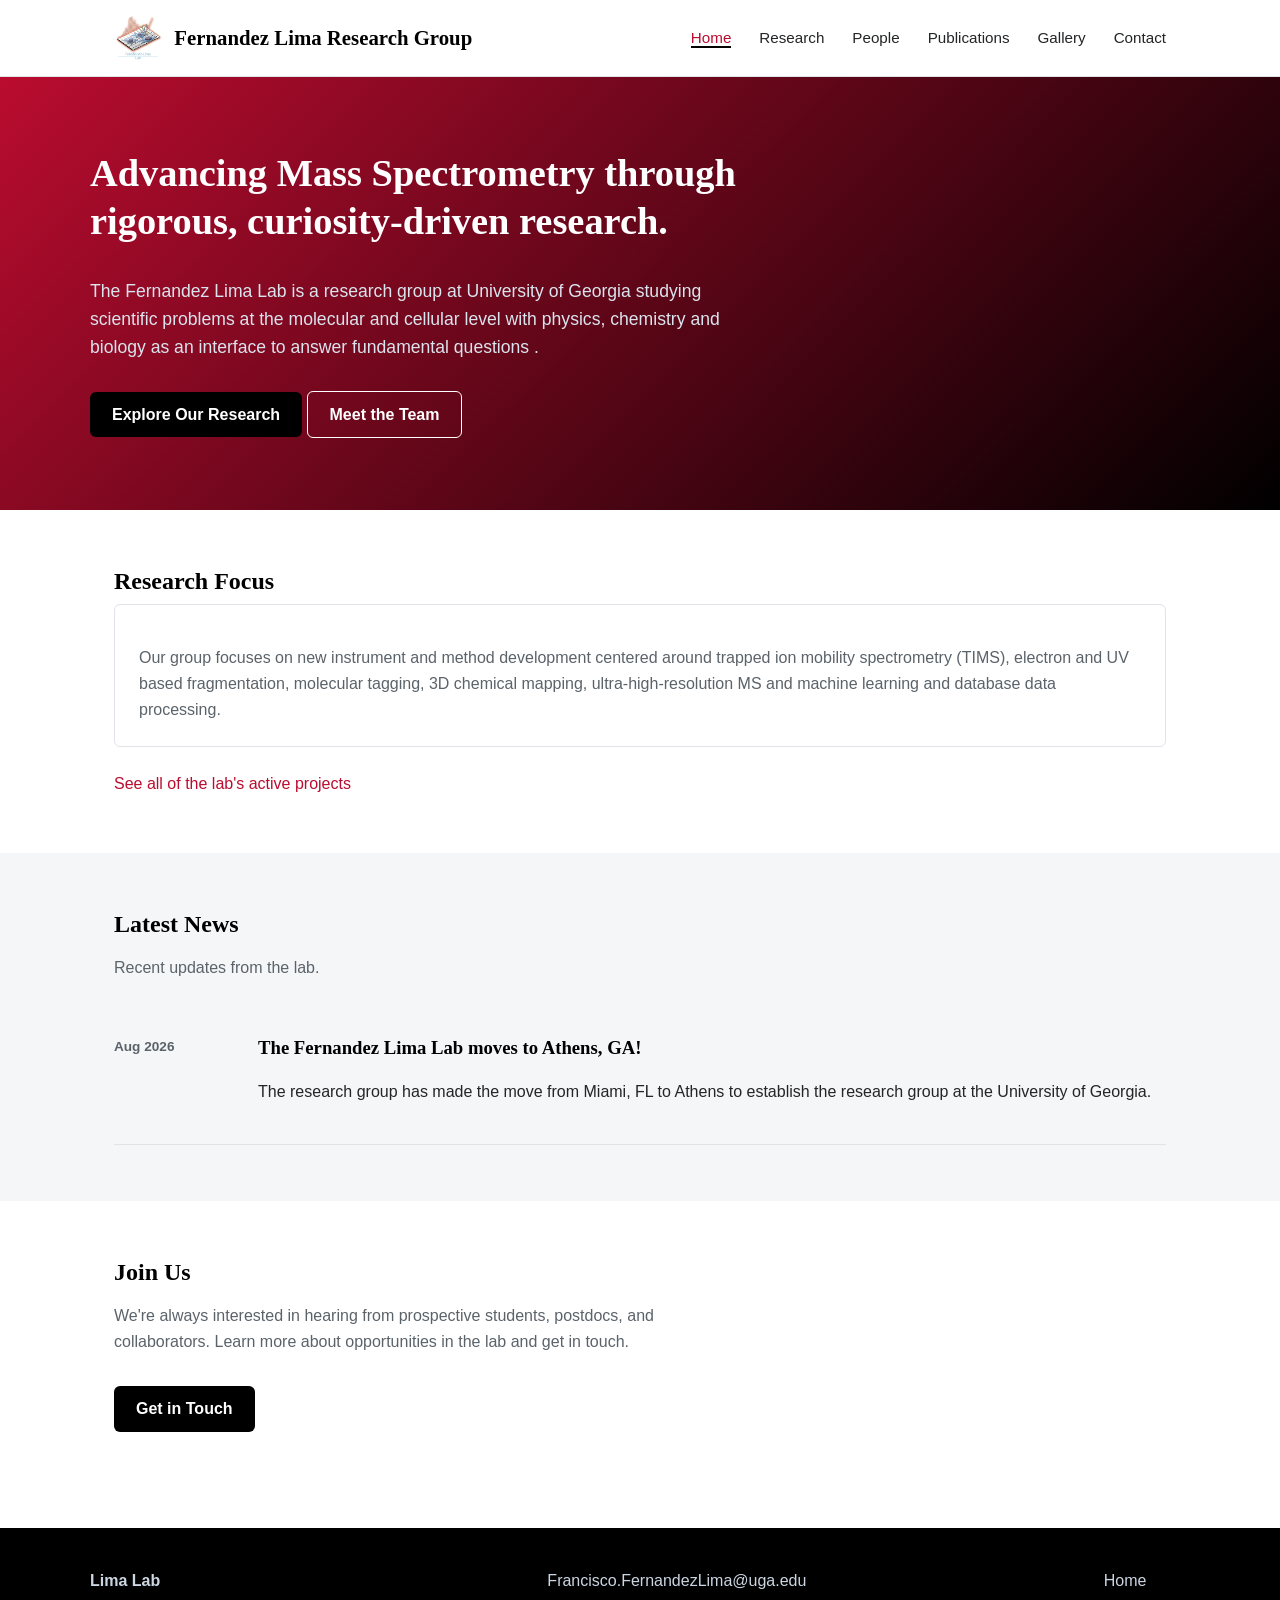
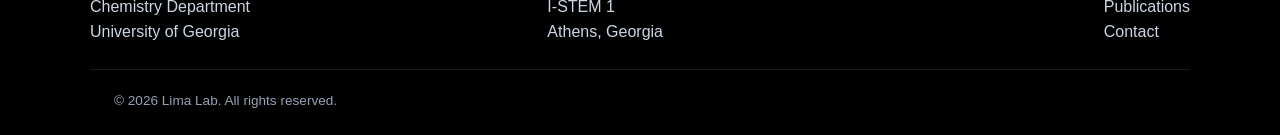
<file: index.html>
<!DOCTYPE html>
<html lang="en">
<head>
  <meta charset="UTF-8" />
  <meta name="viewport" content="width=device-width, initial-scale=1.0" />
  <title>Fernandez-Lima Research Lab — Home</title>
  <meta name="description" content="The Fernandez Lima Lab is a research group advancing Mass Spectrometry. Explore our research, people, publications, and news." />
  <link rel="stylesheet" href="css/style.css" />
</head>
<body>

  <header class="site-header">
    <div class="nav-wrap">
      <a href="index.html" class="brand">
        <img src="images/logowebsite_image.png" alt="Fernández-Lima Lab logo" class="brand-mark" />
      Fernandez Lima Research Group
    </a>
      <button class="nav-toggle" aria-label="Toggle navigation" aria-expanded="false">
        <span class="nav-toggle-bar"></span>
        <span class="nav-toggle-bar"></span>
        <span class="nav-toggle-bar"></span>
      </button>
      <nav class="main-nav">
        <ul>
          <li><a href="index.html" class="active">Home</a></li>
          <li><a href="research.html">Research</a></li>
          <li><a href="people.html">People</a></li>
          <li><a href="publications.html">Publications</a></li>
          <li><a href="gallery.html">Gallery</a></li>
          <li><a href="contact.html">Contact</a></li>
        </ul>
      </nav>
    </div>
  </header>

  <section class="hero">
    <div class="hero-inner">
      <h1>Advancing Mass Spectrometry through rigorous, curiosity-driven research.</h1>
      <p>
        The Fernandez Lima Lab is a research group at University of Georgia studying scientific problems at the molecular and cellular level with physics, chemistry and biology as an interface to answer
        fundamental questions .
      </p>
      <a href="research.html" class="btn">Explore Our Research</a>
      <a href="people.html" class="btn btn-outline">Meet the Team</a>
    </div>
  </section>

  <section>
    <div class="container">
      <h2 class="section-title">Research Focus</h2>
      
      <div class="grid grid-1">
        <div class="card">
          <p>Our group focuses on new instrument and method development centered around trapped ion mobility spectrometry (TIMS), electron and UV based fragmentation, molecular tagging, 3D chemical mapping, ultra-high-resolution MS and machine learning and database data processing.</p>
        </div>
        <a href="research.html" target="_blank" rel="noopener">See all of the lab's active projects</a>
      </div>
    </div>
  </section>

  <section class="alt">
    <div class="container">
      <h2 class="section-title">Latest News</h2>
      <p class="section-lede">Recent updates from the lab.</p>
      <div class="news-item">
        <span class="news-date">Aug 2026</span>
        <div>
          <h3>The Fernandez Lima Lab moves to Athens, GA!</h3>
          <p>The research group has made the move from Miami, FL to Athens to establish the research group at the University of Georgia.</p>
        </div>
      </div>
     
 
    </div>
  </section>

  <section>
    <div class="container">
      <h2 class="section-title">Join Us</h2>
      <p class="section-lede">
        We're always interested in hearing from prospective students, postdocs, and
        collaborators. Learn more about opportunities in the lab and get in touch.
      </p>
      <a href="contact.html" class="btn">Get in Touch</a>
    </div>
  </section>

  <footer class="site-footer">
    <div class="footer-inner">
      <div>
        <strong>Lima Lab</strong><br />
        Chemistry Department<br />
        University of Georgia
      </div>
      <div>
        <a href="mailto:Francisco.FernandezLima@uga.edu">Francisco.FernandezLima@uga.edu</a><br />
        I-STEM 1<br />
        Athens, Georgia
      </div>
      <div>
        <a href="index.html">Home</a><br />
        <a href="publications.html">Publications</a><br />
        <a href="contact.html">Contact</a>
      </div>
    </div>
    <div class="footer-bottom container">
      &copy; 2026 Lima Lab. All rights reserved.
    </div>
  </footer>

  <script src="js/main.js"></script>
</body>
</html>
</file>
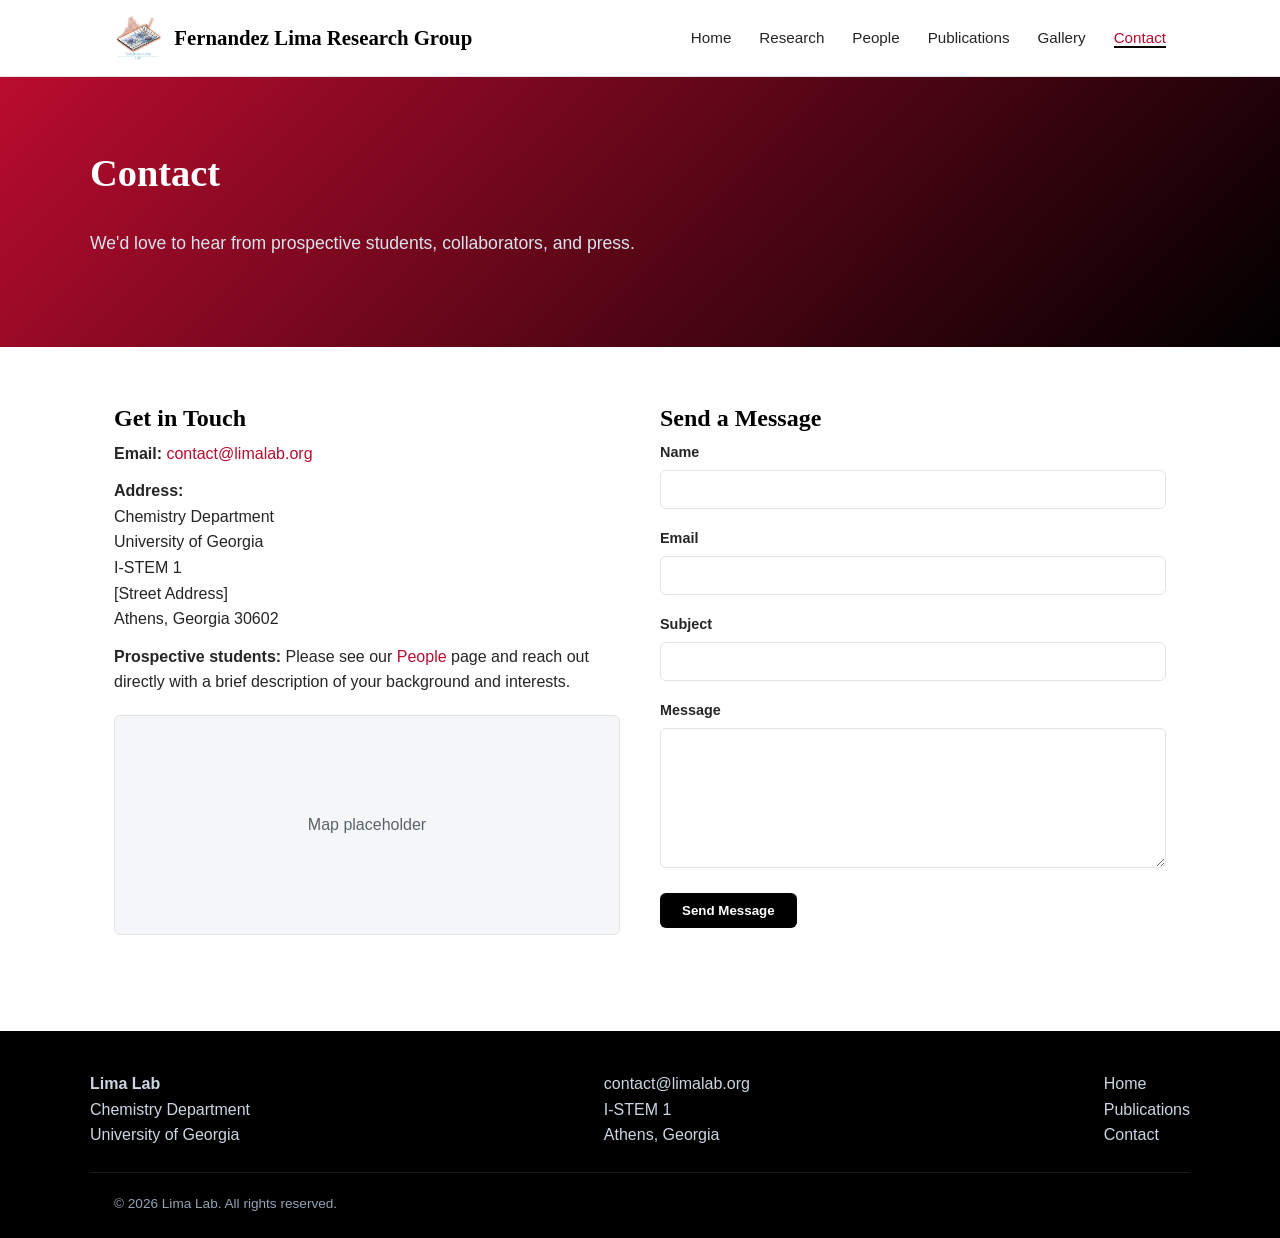
<file: contact.html>
<!DOCTYPE html>
<html lang="en">
<head>
  <meta charset="UTF-8" />
  <meta name="viewport" content="width=device-width, initial-scale=1.0" />
  <title>Contact — Lima Lab</title>
  <meta name="description" content="Get in touch with Lima Lab." />
  <link rel="stylesheet" href="css/style.css" />
</head>
<body>

  <header class="site-header">
    <div class="nav-wrap">
      <a href="index.html" class="brand">
        <img src="images/logowebsite_image.png" alt="Fernández-Lima Lab logo" class="brand-mark" />
        Fernandez Lima Research Group
      </a>
      <button class="nav-toggle" aria-label="Toggle navigation" aria-expanded="false">
        <span class="nav-toggle-bar"></span>
        <span class="nav-toggle-bar"></span>
        <span class="nav-toggle-bar"></span>
      </button>
      <nav class="main-nav">
        <ul>
          <li><a href="index.html">Home</a></li>
          <li><a href="research.html">Research</a></li>
          <li><a href="people.html">People</a></li>
          <li><a href="publications.html">Publications</a></li>
          <li><a href="gallery.html">Gallery</a></li>
          <li><a href="contact.html" class="active">Contact</a></li>
        </ul>
      </nav>
    </div>
  </header>

  <section class="hero">
    <div class="hero-inner">
      <h1>Contact</h1>
      <p>We'd love to hear from prospective students, collaborators, and press.</p>
    </div>
  </section>

  <section>
    <div class="container">
      <div class="contact-grid">
        <div class="contact-info">
          <h2 class="section-title">Get in Touch</h2>
          <p><strong>Email:</strong> <a href="mailto:contact@limalab.org">contact@limalab.org</a></p>
          <p><strong>Address:</strong><br />
            Chemistry Department<br />
            University of Georgia<br />
            I-STEM 1<br />
            [Street Address]<br />
            Athens, Georgia 30602
          </p>
          <p><strong>Prospective students:</strong> Please see our <a href="people.html">People</a> page and
            reach out directly with a brief description of your background and interests.</p>
          <div class="map-placeholder">Map placeholder</div>
        </div>

        <form class="contact-form">
          <h2 class="section-title">Send a Message</h2>
          <label for="name">Name</label>
          <input type="text" id="name" name="name" required />

          <label for="email">Email</label>
          <input type="email" id="email" name="email" required />

          <label for="subject">Subject</label>
          <input type="text" id="subject" name="subject" />

          <label for="message">Message</label>
          <textarea id="message" name="message" required></textarea>

          <button type="submit" class="btn">Send Message</button>
        </form>
      </div>
    </div>
  </section>

  <footer class="site-footer">
    <div class="footer-inner">
      <div>
        <strong>Lima Lab</strong><br />
        Chemistry Department<br />
        University of Georgia
      </div>
      <div>
        <a href="mailto:contact@limalab.org">contact@limalab.org</a><br />
        I-STEM 1<br />
        Athens, Georgia
      </div>
      <div>
        <a href="index.html">Home</a><br />
        <a href="publications.html">Publications</a><br />
        <a href="contact.html">Contact</a>
      </div>
    </div>
    <div class="footer-bottom container">
      &copy; 2026 Lima Lab. All rights reserved.
    </div>
  </footer>

  <script src="js/main.js"></script>
</body>
</html>
</file>
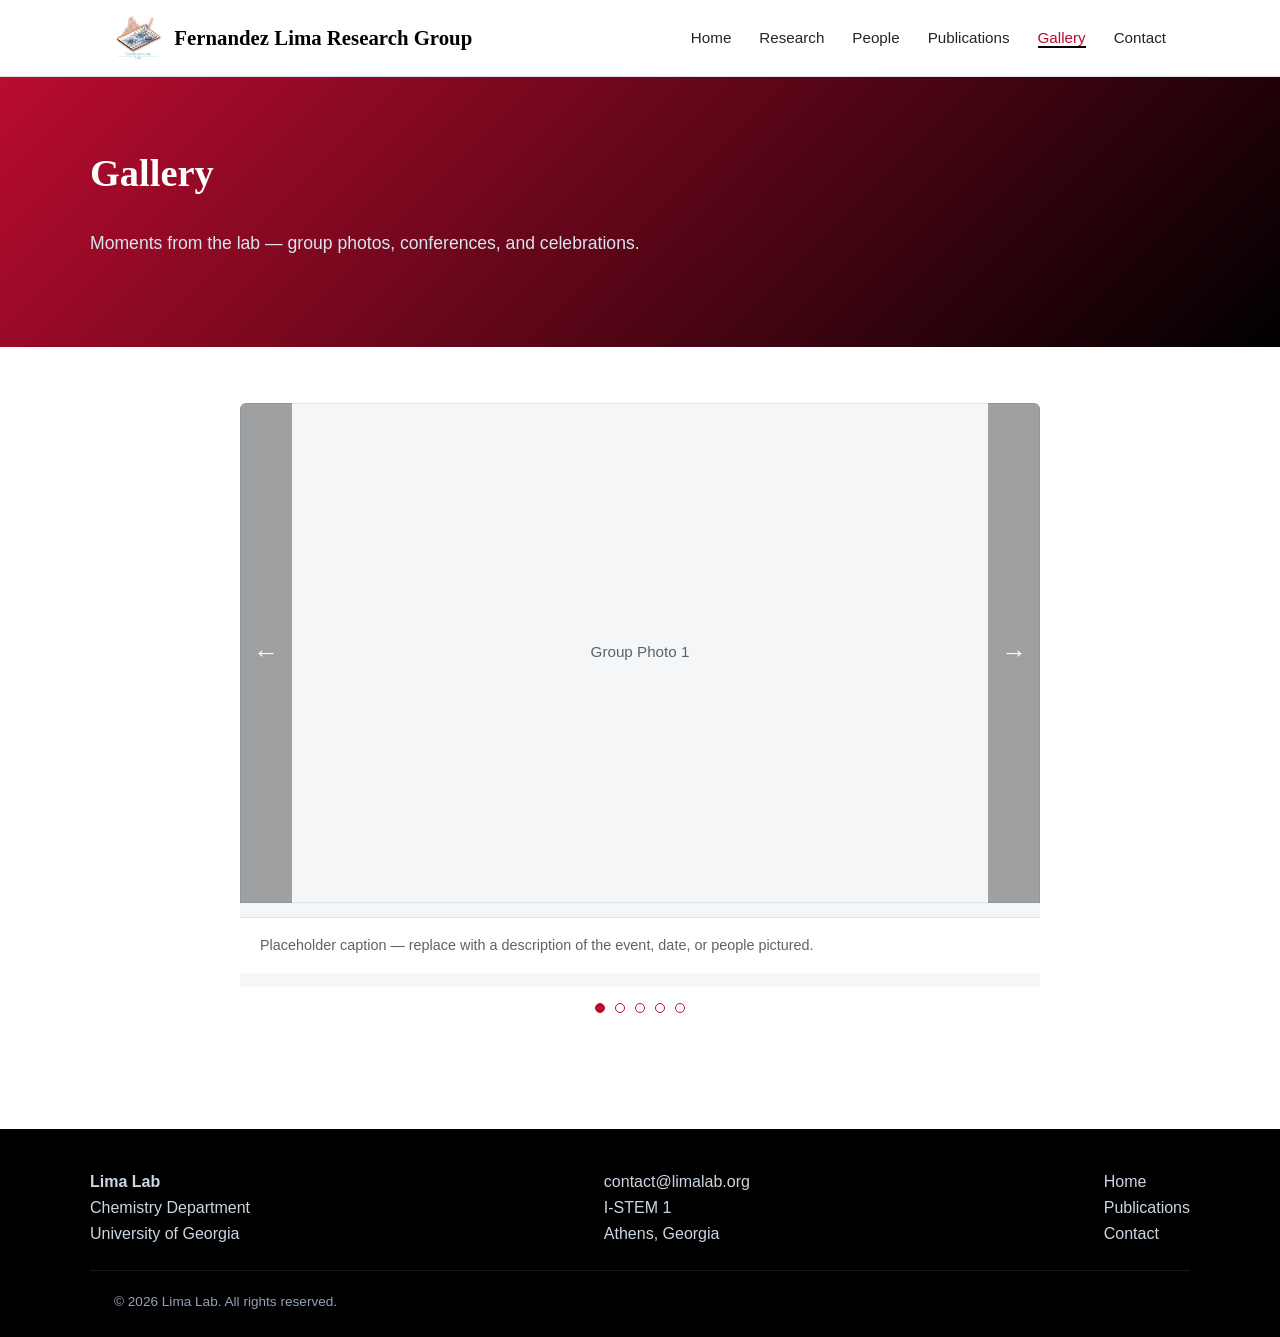
<file: gallery.html>
<!DOCTYPE html>
<html lang="en">
<head>
  <meta charset="UTF-8" />
  <meta name="viewport" content="width=device-width, initial-scale=1.0" />
  <title>Gallery — Lima Lab</title>
  <meta name="description" content="Photos of the Fernández-Lima Lab group at University of Georgia." />
  <link rel="stylesheet" href="css/style.css" />
</head>
<body>

  <header class="site-header">
    <div class="nav-wrap">
      <a href="index.html" class="brand">
        <img src="images/logowebsite_image.png" alt="Fernández-Lima Lab logo" class="brand-mark" />
      Fernandez Lima Research Group
    </a>
      <button class="nav-toggle" aria-label="Toggle navigation" aria-expanded="false">
        <span class="nav-toggle-bar"></span>
        <span class="nav-toggle-bar"></span>
        <span class="nav-toggle-bar"></span>
      </button>
      <nav class="main-nav">
        <ul>
          <li><a href="index.html">Home</a></li>
          <li><a href="research.html">Research</a></li>
          <li><a href="people.html">People</a></li>
          <li><a href="publications.html">Publications</a></li>
          <li><a href="gallery.html" class="active">Gallery</a></li>
          <li><a href="contact.html">Contact</a></li>
        </ul>
      </nav>
    </div>
  </header>

  <section class="hero">
    <div class="hero-inner">
      <h1>Gallery</h1>
      <p>Moments from the lab — group photos, conferences, and celebrations.</p>
    </div>
  </section>

  <section>
    <div class="container">
      <div class="carousel">
        <div class="carousel-viewport">
          <div class="carousel-track">
            <div class="carousel-slide">
              <div class="gallery-placeholder">Group Photo 1</div>
            </div>
            <div class="carousel-slide">
              <div class="gallery-placeholder">Group Photo 2</div>
            </div>
            <div class="carousel-slide">
              <div class="gallery-placeholder">Group Photo 3</div>
            </div>
            <div class="carousel-slide">
              <div class="gallery-placeholder">Group Photo 4</div>
            </div>
            <div class="carousel-slide">
              <div class="gallery-placeholder">Group Photo 5</div>
            </div>
          </div>
          <button class="carousel-btn carousel-prev" aria-label="Previous photo">&#8592;</button>
          <button class="carousel-btn carousel-next" aria-label="Next photo">&#8594;</button>
        </div>
        <p class="carousel-caption">Placeholder caption — replace with a description of the event, date, or people pictured.</p>
        <div class="carousel-dots">
          <button class="carousel-dot" data-index="0" aria-label="Go to photo 1"></button>
          <button class="carousel-dot" data-index="1" aria-label="Go to photo 2"></button>
          <button class="carousel-dot" data-index="2" aria-label="Go to photo 3"></button>
          <button class="carousel-dot" data-index="3" aria-label="Go to photo 4"></button>
          <button class="carousel-dot" data-index="4" aria-label="Go to photo 5"></button>
        </div>
      </div>
    </div>
  </section>

  <footer class="site-footer">
    <div class="footer-inner">
      <div>
        <strong>Lima Lab</strong><br />
        Chemistry Department<br />
        University of Georgia
      </div>
      <div>
        <a href="mailto:contact@limalab.org">contact@limalab.org</a><br />
        I-STEM 1<br />
        Athens, Georgia
      </div>
      <div>
        <a href="index.html">Home</a><br />
        <a href="publications.html">Publications</a><br />
        <a href="contact.html">Contact</a>
      </div>
    </div>
    <div class="footer-bottom container">
      &copy; 2026 Lima Lab. All rights reserved.
    </div>
  </footer>

  <script src="js/main.js"></script>
</body>
</html>
</file>
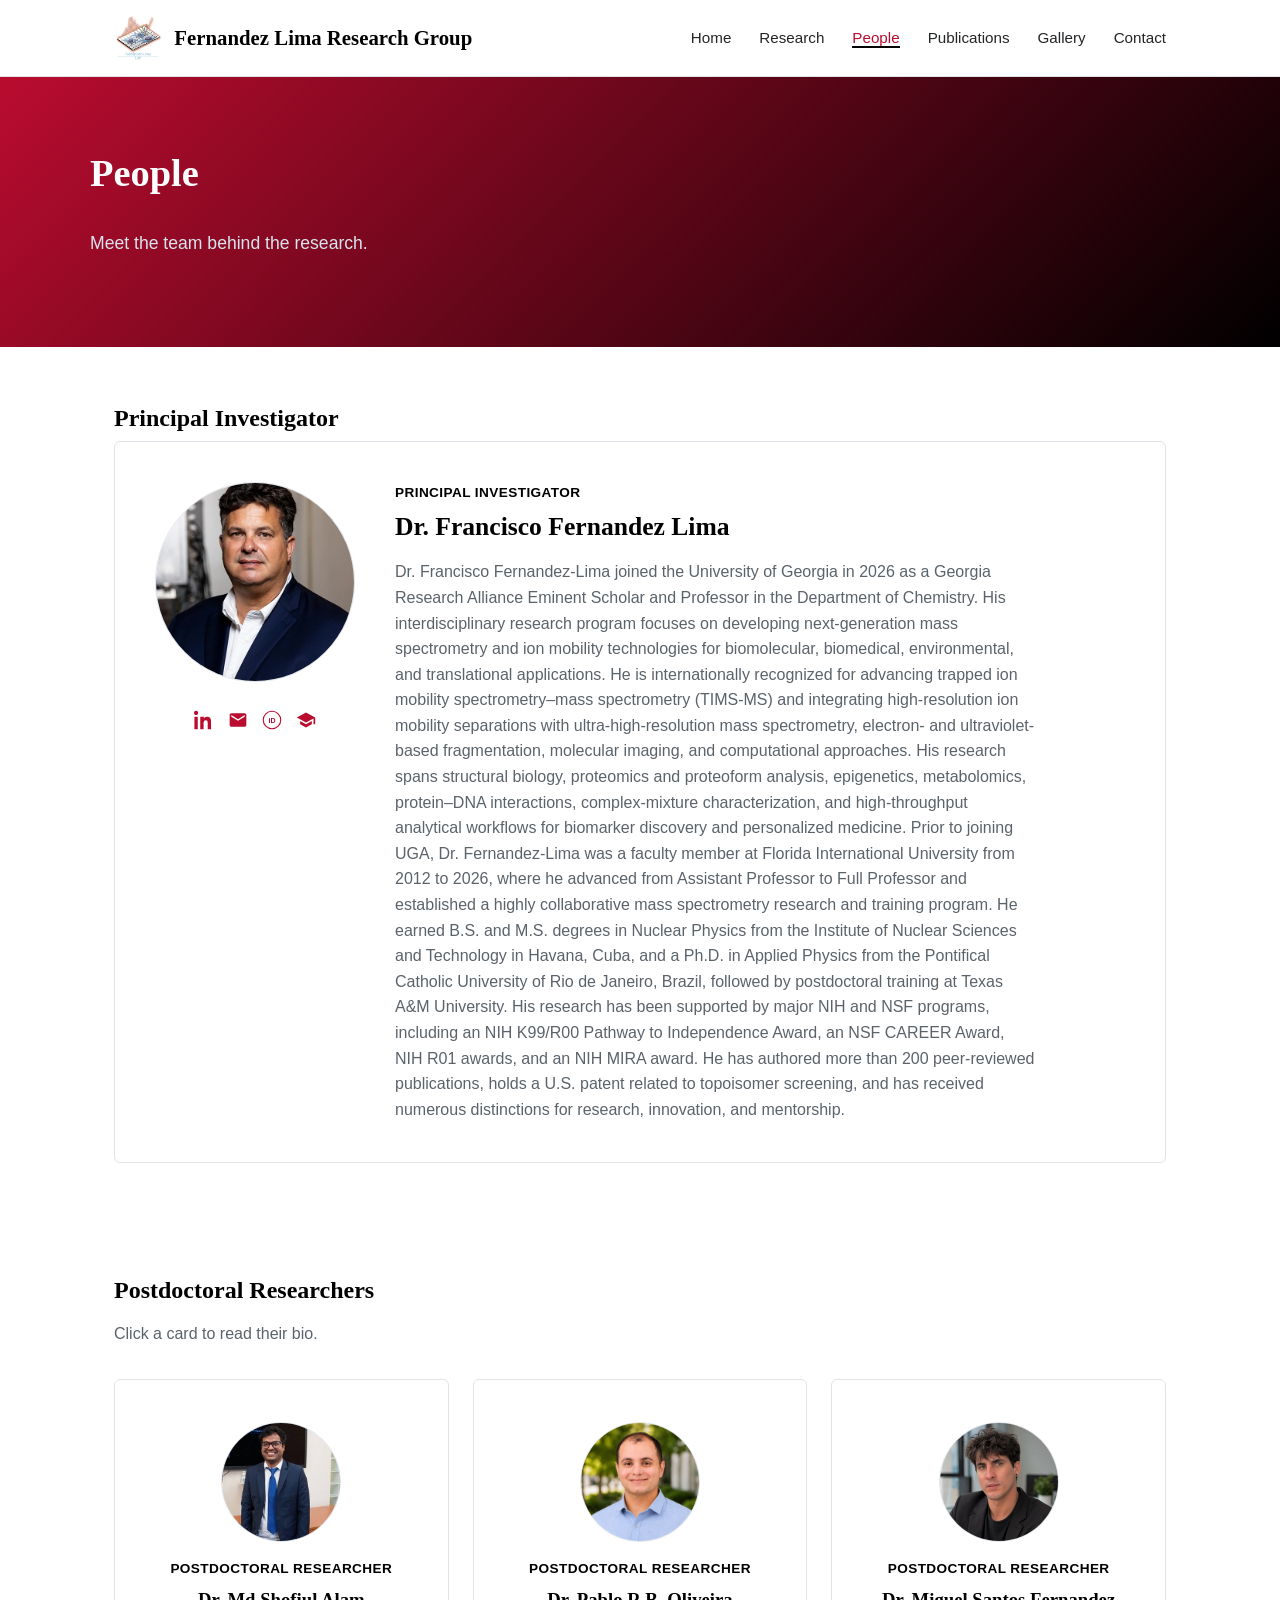
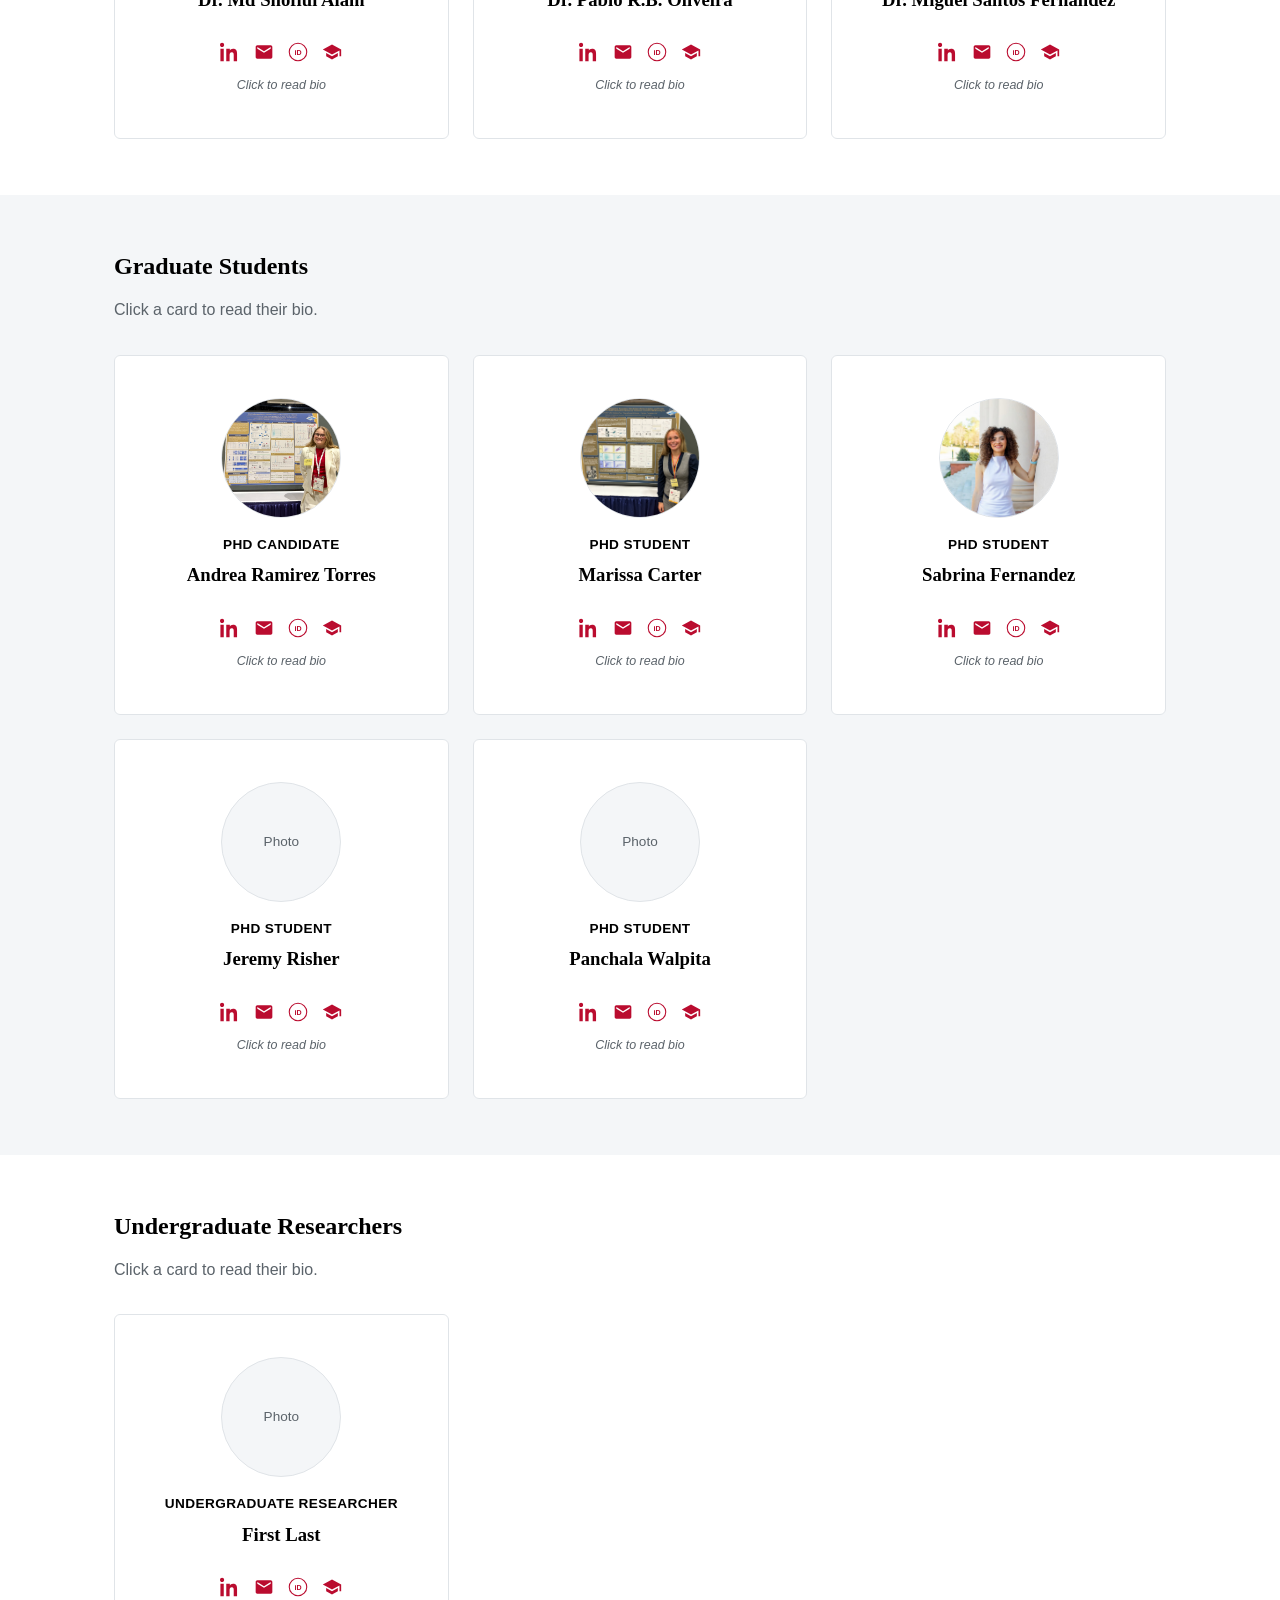
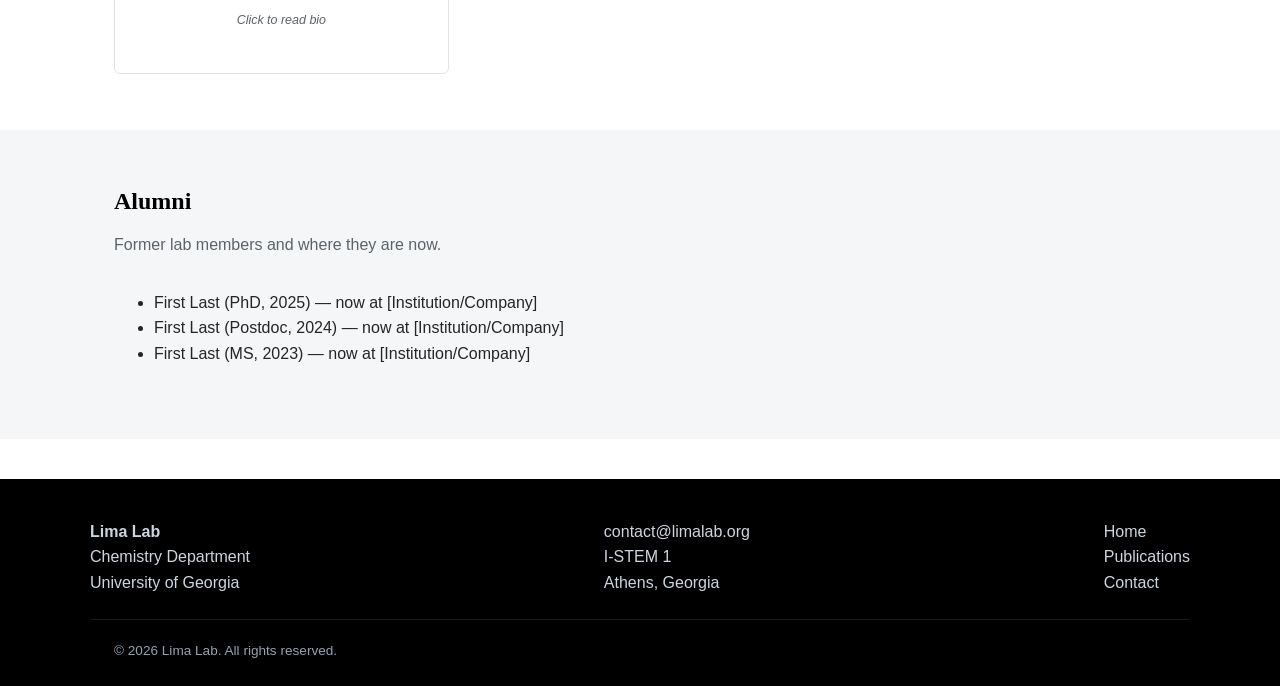
<file: people.html>
<!DOCTYPE html>
<html lang="en">
<head>
  <meta charset="UTF-8" />
  <meta name="viewport" content="width=device-width, initial-scale=1.0" />
  <title>People — Lima Lab</title>
  <meta name="description" content="Meet the members of Lima Lab, including the principal investigator, students, postdocs, and alumni." />
  <link rel="stylesheet" href="css/style.css" />
</head>
<body>

  <header class="site-header">
    <div class="nav-wrap">
      <a href="index.html" class="brand">
        <img src="images/logowebsite_image.png" alt="Fernández-Lima Lab logo" class="brand-mark" />
        Fernandez Lima Research Group
      </a>
      <button class="nav-toggle" aria-label="Toggle navigation" aria-expanded="false">
        <span class="nav-toggle-bar"></span>
        <span class="nav-toggle-bar"></span>
        <span class="nav-toggle-bar"></span>
      </button>
      <nav class="main-nav">
        <ul>
          <li><a href="index.html">Home</a></li>
          <li><a href="research.html">Research</a></li>
          <li><a href="people.html" class="active">People</a></li>
          <li><a href="publications.html">Publications</a></li>
          <li><a href="gallery.html">Gallery</a></li>
          <li><a href="contact.html">Contact</a></li>
        </ul>
      </nav>
    </div>
  </header>

  <section class="hero">
    <div class="hero-inner">
      <h1>People</h1>
      <p>Meet the team behind the research.&nbsp; &nbsp; &nbsp;&nbsp;</p>
    </div>
  </section>

  <section>
    <div class="container">
      <h2 class="section-title">Principal Investigator</h2>
      <div class="card person-card person-pi">
        <div class="person-pi-media">
          <img src="images/People/Principal Investigator/FFL_Headshot copy.jpg" alt="Dr. Francisco Fernandez Lima" class="avatar-photo" />
          <div class="contact-links">
            <a class="social-link" title="LinkedIn" href="https://www.linkedin.com/in/francisco-fernandez-lima-b16b029/" target="_blank" rel="noopener" aria-label="Dr.Lima's LinkedIn profile"><svg class="social-icon" viewBox="0 0 24 24" aria-hidden="true"><path d="M4.98 3.5C4.98 4.88 3.87 6 2.5 6S0 4.88 0 3.5 1.12 1 2.5 1 4.98 2.12 4.98 3.5zM.5 8h4V23h-4V8zm7.5 0h3.83v2.05h.05c.53-1 1.84-2.05 3.79-2.05 4.05 0 4.8 2.67 4.8 6.14V23h-4v-6.9c0-1.65-.03-3.77-2.3-3.77-2.31 0-2.66 1.8-2.66 3.66V23h-4V8z"/></svg></a>
            <a class="social-link" title="Francisco.FernandezLima@uga.edu" href="mailto:Francisco.FernandezLima@uga.edu" aria-label="Email Dr. Fernandez Lima"><svg class="social-icon" viewBox="0 0 24 24" aria-hidden="true"><path d="M20 4H4c-1.1 0-1.99.9-1.99 2L2 18c0 1.1.9 2 2 2h16c1.1 0 2-.9 2-2V6c0-1.1-.9-2-2-2zm0 4-8 5-8-5V6l8 5 8-5v2z"/></svg></a>
            <a class="social-link" title="ORCID" href="https://orcid.org/0000-0002-1283-4390" target="_blank" rel="noopener" aria-label="Dr. Fernandez Lima's ORCID profile"><svg class="social-icon" viewBox="0 0 24 24" aria-hidden="true"><circle cx="12" cy="12" r="10.5" fill="none" stroke="currentColor" stroke-width="1.3"/><text x="12" y="15.8" font-size="8.5" font-weight="700" text-anchor="middle" fill="currentColor" font-family="Arial, Helvetica, sans-serif">iD</text></svg></a>
            <a class="social-link" title="Google Scholar" href="https://scholar.google.com/citations?user=qDzVEjcAAAAJ&hl=en" target="_blank" rel="noopener" aria-label="Dr. Fernandez Lima's Google Scholar profile"><svg class="social-icon" viewBox="0 0 24 24" aria-hidden="true"><path d="M12 3 1 9l11 6 9-4.91V17h2V9L12 3zM5 13.18v4L12 21l7-3.82v-4L12 17l-7-3.82z"/></svg></a>
          </div>
        </div>
        <div>
          <div class="person-role">Principal Investigator</div>
          <h3>Dr. Francisco Fernandez Lima</h3>
          <p>Dr. Francisco Fernandez-Lima joined the University of Georgia in 2026 as a Georgia Research Alliance Eminent Scholar and Professor in the Department of Chemistry. His interdisciplinary research program focuses on developing next-generation mass spectrometry and ion mobility technologies for biomolecular, biomedical, environmental, and translational applications. He is internationally recognized for advancing trapped ion mobility spectrometry–mass spectrometry (TIMS-MS) and integrating high-resolution ion mobility separations with ultra-high-resolution mass spectrometry, electron- and ultraviolet-based fragmentation, molecular imaging, and computational approaches. His research spans structural biology, proteomics and proteoform analysis, epigenetics, metabolomics, protein–DNA interactions, complex-mixture characterization, and high-throughput analytical workflows for biomarker discovery and personalized medicine. Prior to joining UGA, Dr. Fernandez-Lima was a faculty member at Florida International University from 2012 to 2026, where he advanced from Assistant Professor to Full Professor and established a highly collaborative mass spectrometry research and training program. He earned B.S. and M.S. degrees in Nuclear Physics from the Institute of Nuclear Sciences and Technology in Havana, Cuba, and a Ph.D. in Applied Physics from the Pontifical Catholic University of Rio de Janeiro, Brazil, followed by postdoctoral training at Texas A&M University. His research has been supported by major NIH and NSF programs, including an NIH K99/R00 Pathway to Independence Award, an NSF CAREER Award, NIH R01 awards, and an NIH MIRA award. He has authored more than 200 peer-reviewed publications, holds a U.S. patent related to topoisomer screening, and has received numerous distinctions for research, innovation, and mentorship.

 </p>
        </div>
      </div>
    </div>
  </section>
      
  <section>
    <div class="container">
      <h2 class="section-title">Postdoctoral Researchers</h2>
      <p class="section-lede">Click a card to read their bio.</p>
      <div class="grid grid-3">
        <div class="flip-card">
          <div class="flip-card-inner">
            <div class="flip-card-front">
              <img src="images/People/Post-Doctoral Researchers/Md_Shofiul_Alam.jpg" alt="Dr. Md Shofiul Alam" class="avatar-photo" />
              <div class="person-role">Postdoctoral Researcher</div>
              <h3>Dr. Md Shofiul Alam</h3>
              <div class="contact-links">
                <a class="social-link" title="LinkedIn" href="https://www.linkedin.com/in/md-shofiul-alam-phd-biophysics/" target="_blank" rel="noopener" aria-label="Dr. Md Shofiul Alam's LinkedIn profile"><svg class="social-icon" viewBox="0 0 24 24" aria-hidden="true"><path d="M4.98 3.5C4.98 4.88 3.87 6 2.5 6S0 4.88 0 3.5 1.12 1 2.5 1 4.98 2.12 4.98 3.5zM.5 8h4V23h-4V8zm7.5 0h3.83v2.05h.05c.53-1 1.84-2.05 3.79-2.05 4.05 0 4.8 2.67 4.8 6.14V23h-4v-6.9c0-1.65-.03-3.77-2.3-3.77-2.31 0-2.66 1.8-2.66 3.66V23h-4V8z"/></svg></a>
                <a class="social-link" title="MdShofiul.Alam@uga.edu" href="mailto:MdShofiul.Alam@uga.edu" aria-label="Email Dr. Md Shofiul Alam"><svg class="social-icon" viewBox="0 0 24 24" aria-hidden="true"><path d="M20 4H4c-1.1 0-1.99.9-1.99 2L2 18c0 1.1.9 2 2 2h16c1.1 0 2-.9 2-2V6c0-1.1-.9-2-2-2zm0 4-8 5-8-5V6l8 5 8-5v2z"/></svg></a>
                <a class="social-link" title="ORCID" href="#" target="_blank" rel="noopener" aria-label="Dr. Md Shofiul Alam's ORCID profile"><svg class="social-icon" viewBox="0 0 24 24" aria-hidden="true"><circle cx="12" cy="12" r="10.5" fill="none" stroke="currentColor" stroke-width="1.3"/><text x="12" y="15.8" font-size="8.5" font-weight="700" text-anchor="middle" fill="currentColor" font-family="Arial, Helvetica, sans-serif">iD</text></svg></a>
                <a class="social-link" title="Google Scholar" href="#" target="_blank" rel="noopener" aria-label="Dr. Md Shofiul Alam's Google Scholar profile"><svg class="social-icon" viewBox="0 0 24 24" aria-hidden="true"><path d="M12 3 1 9l11 6 9-4.91V17h2V9L12 3zM5 13.18v4L12 21l7-3.82v-4L12 17l-7-3.82z"/></svg></a>
              </div>
              <span class="flip-hint">Click to read bio</span>
            </div>
            <div class="flip-card-back">
              <div class="person-role">Postdoctoral Researcher</div>
              <h3>Dr. Md Shofiul Alam</h3>
              <p>I am currently a postdoctoral associate in an advanced mass spectrometry lab at University of Georgia. I have expertise in LC-MS, LC-MS/MS, TIMS-TOF, IMS-MS, FTICR-MS, tandem mass spectrometry, proteomics (top-down, bottom up). Skilled in extraction of Histones for investigating epigenetic modifications (histone post-translational modifications) and histone protein sequencing in various biological samples using both top-down and bottom-up proteomics. As a graduate student I had experience in recombinant protein purification and protein-ligand, protein-protein interactions through many analytical techniques (fluorescence, UV-visible, CD, stopped-flow kinetics, ITC, MS spectrometry) and molecular dynamics.</p>
              <span class="flip-back-hint">Click to flip back</span>
            </div>
          </div>
        </div>
        <div class="flip-card">
          <div class="flip-card-inner">
            <div class="flip-card-front">
              <img src="images/People/Post-Doctoral Researchers/Pablo_R.B._Oliveira_2.jpeg" alt="Dr. Pablo R.B. Oliveira" class="avatar-photo" />
              <div class="person-role">Postdoctoral Researcher</div>
              <h3>Dr. Pablo R.B. Oliveira</h3>
              <div class="contact-links">
                <a class="social-link" title="LinkedIn" href="https://www.linkedin.com/in/pablo-ram%C3%B3n-batista-oliveira-27b17a104/?locale=en" target="_blank" rel="noopener" aria-label="Dr. Pablo R.B. Oliveira's LinkedIn profile"><svg class="social-icon" viewBox="0 0 24 24" aria-hidden="true"><path d="M4.98 3.5C4.98 4.88 3.87 6 2.5 6S0 4.88 0 3.5 1.12 1 2.5 1 4.98 2.12 4.98 3.5zM.5 8h4V23h-4V8zm7.5 0h3.83v2.05h.05c.53-1 1.84-2.05 3.79-2.05 4.05 0 4.8 2.67 4.8 6.14V23h-4v-6.9c0-1.65-.03-3.77-2.3-3.77-2.31 0-2.66 1.8-2.66 3.66V23h-4V8z"/></svg></a>
                <a class="social-link" title="Pablo.BatistaOliveira@uga.edu" href="mailto:Pablo.BatistaOliveira@uga.edu" aria-label="Email Dr. Pablo R.B. Oliveira"><svg class="social-icon" viewBox="0 0 24 24" aria-hidden="true"><path d="M20 4H4c-1.1 0-1.99.9-1.99 2L2 18c0 1.1.9 2 2 2h16c1.1 0 2-.9 2-2V6c0-1.1-.9-2-2-2zm0 4-8 5-8-5V6l8 5 8-5v2z"/></svg></a>
                <a class="social-link" title="ORCID" href="#" target="_blank" rel="noopener" aria-label="Dr. Pablo R.B. Oliveira's ORCID profile"><svg class="social-icon" viewBox="0 0 24 24" aria-hidden="true"><circle cx="12" cy="12" r="10.5" fill="none" stroke="currentColor" stroke-width="1.3"/><text x="12" y="15.8" font-size="8.5" font-weight="700" text-anchor="middle" fill="currentColor" font-family="Arial, Helvetica, sans-serif">iD</text></svg></a>
                <a class="social-link" title="Google Scholar" href="#" target="_blank" rel="noopener" aria-label="Dr. Pablo R.B. Oliveira's Google Scholar profile"><svg class="social-icon" viewBox="0 0 24 24" aria-hidden="true"><path d="M12 3 1 9l11 6 9-4.91V17h2V9L12 3zM5 13.18v4L12 21l7-3.82v-4L12 17l-7-3.82z"/></svg></a>
              </div>
              <span class="flip-hint">Click to read bio</span>
            </div>
            <div class="flip-card-back">
              <div class="person-role">Postdoctoral Researcher</div>
              <h3>Dr. Pablo R.B. Oliveira</h3>
              <p>Dr. Pablo Ramon Batista Oliveira is a physicist specializing in mass spectrometry, with expertise in developing gas-phase, post-ionization structural tools for the analysis of complex mixtures. He is currently a Postdoctoral Research Associate in the Department of Chemistry at the University of Georgia. He earned his Ph.D. in Physical Sciences from the Pontifical Catholic University of Rio de Janeiro in 2022. He also holds an M.S. in Physics from the Brazilian Center for Research in Physics, obtained in 2018, and a B.S. in Physics from the Federal University of Ceará, earned in 2015. His research focuses on the development of innovative tools that provide valuable insights into molecular structures. These tools enable mobility-selected conformation interrogation and facilitate the exploration of conformational changes from solution to the gas phase, offering critical information about energy barriers for conformational rearrangements and their associated time scales.</p>
              <span class="flip-back-hint">Click to flip back</span>
            </div>
          </div>
        </div>
        <div class="flip-card">
          <div class="flip-card-inner">
            <div class="flip-card-front">
              <img src="images/People/Post-Doctoral Researchers/Miguel_Santos_Fernandez.jpeg" alt="Dr. Md Shofiul Alam" class="avatar-photo" />
              <div class="person-role">Postdoctoral Researcher</div>
              <h3>Dr. Miguel Santos Fernandez</h3>
              <div class="contact-links">
                <a class="social-link" title="LinkedIn" href="https://www.linkedin.com/in/msantosf19/" target="_blank" rel="noopener" aria-label="First Last's LinkedIn profile"><svg class="social-icon" viewBox="0 0 24 24" aria-hidden="true"><path d="M4.98 3.5C4.98 4.88 3.87 6 2.5 6S0 4.88 0 3.5 1.12 1 2.5 1 4.98 2.12 4.98 3.5zM.5 8h4V23h-4V8zm7.5 0h3.83v2.05h.05c.53-1 1.84-2.05 3.79-2.05 4.05 0 4.8 2.67 4.8 6.14V23h-4v-6.9c0-1.65-.03-3.77-2.3-3.77-2.31 0-2.66 1.8-2.66 3.66V23h-4V8z"/></svg></a>
                <a class="social-link" title="Miguel.Santos@uga.edu" href="mailto:Miguel.Santos@uga.edu" aria-label="Email First Last"><svg class="social-icon" viewBox="0 0 24 24" aria-hidden="true"><path d="M20 4H4c-1.1 0-1.99.9-1.99 2L2 18c0 1.1.9 2 2 2h16c1.1 0 2-.9 2-2V6c0-1.1-.9-2-2-2zm0 4-8 5-8-5V6l8 5 8-5v2z"/></svg></a>
                <a class="social-link" title="ORCID" href="#" target="_blank" rel="noopener" aria-label="Dr. Miguel Santos Fernandez's ORCID profile"><svg class="social-icon" viewBox="0 0 24 24" aria-hidden="true"><circle cx="12" cy="12" r="10.5" fill="none" stroke="currentColor" stroke-width="1.3"/><text x="12" y="15.8" font-size="8.5" font-weight="700" text-anchor="middle" fill="currentColor" font-family="Arial, Helvetica, sans-serif">iD</text></svg></a>
                <a class="social-link" title="Google Scholar" href="#" target="_blank" rel="noopener" aria-label="Dr. Miguel Santos Fernandez's Google Scholar profile"><svg class="social-icon" viewBox="0 0 24 24" aria-hidden="true"><path d="M12 3 1 9l11 6 9-4.91V17h2V9L12 3zM5 13.18v4L12 21l7-3.82v-4L12 17l-7-3.82z"/></svg></a>
              </div>
              <span class="flip-hint">Click to read bio</span>
            </div>
            <div class="flip-card-back">
              <div class="person-role">Postdoctoral Researcher</div>
              <h3>Miguel Santos Fernandez</h3>
              <p>I’m a mass spectrometry scientist with a Ph.D. in Chemistry and experience in proteomics, ion mobility (TIMS, SLIM), HDX/HDbX, and LC-MS/MS method development. My work has centered on building and applying workflows for complex biological samples, with strengths in sample preparation, PTM analysis, structural characterization, noncovalent interactions, quantitative analysis, and instrument optimization. I’m especially interested in analytical science that supports biomarker discovery, translational research, and drug development. Outside the lab, I’m a dedicated independent cinema fan and an enthusiastic photographer.</p>
              <span class="flip-back-hint">Click to flip back</span>
            </div>
          </div>
        </div>
      </div>
    </div>
  </section>

  <section class="alt">
    <div class="container">
      <h2 class="section-title">Graduate Students</h2>
      <p class="section-lede">Click a card to read their bio.</p>
      <div class="grid grid-3">
        <div class="flip-card">
          <div class="flip-card-inner">
            <div class="flip-card-front">
              <img src="images/People/PhD Students/Andrea_Ramirez_Torres.jpeg" alt="Andrea Ramirez Torres" class="avatar-photo" />
              <div class="person-role">PhD Candidate</div>
              <h3>Andrea Ramirez Torres</h3>
              <div class="contact-links">
                <a class="social-link" title="LinkedIn" href="https://www.linkedin.com/in/asrtorr/" target="_blank" rel="noopener" aria-label="Andrea Ramirez Torres's LinkedIn profile"><svg class="social-icon" viewBox="0 0 24 24" aria-hidden="true"><path d="M4.98 3.5C4.98 4.88 3.87 6 2.5 6S0 4.88 0 3.5 1.12 1 2.5 1 4.98 2.12 4.98 3.5zM.5 8h4V23h-4V8zm7.5 0h3.83v2.05h.05c.53-1 1.84-2.05 3.79-2.05 4.05 0 4.8 2.67 4.8 6.14V23h-4v-6.9c0-1.65-.03-3.77-2.3-3.77-2.31 0-2.66 1.8-2.66 3.66V23h-4V8z"/></svg></a>
                <a class="social-link" title="Andrea.RamirezTorres@uga.edu" href="mailto:Andrea.RamirezTorres@uga.edu" aria-label="Email Andrea Ramirez Torres"><svg class="social-icon" viewBox="0 0 24 24" aria-hidden="true"><path d="M20 4H4c-1.1 0-1.99.9-1.99 2L2 18c0 1.1.9 2 2 2h16c1.1 0 2-.9 2-2V6c0-1.1-.9-2-2-2zm0 4-8 5-8-5V6l8 5 8-5v2z"/></svg></a>
                <a class="social-link" title="ORCID" href="https://orcid.org/0000-0002-7729-6693" target="_blank" rel="noopener" aria-label="Andrea Ramirez Torres's ORCID profile"><svg class="social-icon" viewBox="0 0 24 24" aria-hidden="true"><circle cx="12" cy="12" r="10.5" fill="none" stroke="currentColor" stroke-width="1.3"/><text x="12" y="15.8" font-size="8.5" font-weight="700" text-anchor="middle" fill="currentColor" font-family="Arial, Helvetica, sans-serif">iD</text></svg></a>
                <a class="social-link" title="Google Scholar" href="#" target="_blank" rel="noopener" aria-label="Andrea Ramirez Torres's Google Scholar profile"><svg class="social-icon" viewBox="0 0 24 24" aria-hidden="true"><path d="M12 3 1 9l11 6 9-4.91V17h2V9L12 3zM5 13.18v4L12 21l7-3.82v-4L12 17l-7-3.82z"/></svg></a>
              </div>
              <span class="flip-hint">Click to read bio</span>
            </div>
            <div class="flip-card-back">
              <div class="person-role">PhD Candidate</div>
              <h3>Andrea Ramirez Torres</h3>
              <p>Placeholder bio describing research focus and year in program.</p>
              <span class="flip-back-hint">Click to flip back</span>
            </div>
          </div>
        </div>
        <div class="flip-card">
          <div class="flip-card-inner">
            <div class="flip-card-front">
              <img src="images/People/PhD Students/Marissa_Carter.jpeg" alt="Marissa Carter" class="avatar-photo" />
              <div class="person-role">PhD Student</div>
              <h3>Marissa Carter</h3>
              <div class="contact-links">
                <a class="social-link" title="LinkedIn" href="https://www.linkedin.com/in/marissa-carter-7667b7251/" target="_blank" rel="noopener" aria-label="Marissa Carter's LinkedIn profile"><svg class="social-icon" viewBox="0 0 24 24" aria-hidden="true"><path d="M4.98 3.5C4.98 4.88 3.87 6 2.5 6S0 4.88 0 3.5 1.12 1 2.5 1 4.98 2.12 4.98 3.5zM.5 8h4V23h-4V8zm7.5 0h3.83v2.05h.05c.53-1 1.84-2.05 3.79-2.05 4.05 0 4.8 2.67 4.8 6.14V23h-4v-6.9c0-1.65-.03-3.77-2.3-3.77-2.31 0-2.66 1.8-2.66 3.66V23h-4V8z"/></svg></a>
                <a class="social-link" title="Marissa.Carter@uga.edu" href="mailto:Marissa.Carter@uga.edu" aria-label="Email Marissa Carter"><svg class="social-icon" viewBox="0 0 24 24" aria-hidden="true"><path d="M20 4H4c-1.1 0-1.99.9-1.99 2L2 18c0 1.1.9 2 2 2h16c1.1 0 2-.9 2-2V6c0-1.1-.9-2-2-2zm0 4-8 5-8-5V6l8 5 8-5v2z"/></svg></a>
                <a class="social-link" title="ORCID" href="https://orcid.org/0009-0006-1285-5729" target="_blank" rel="noopener" aria-label="Marissa Carter's ORCID profile"><svg class="social-icon" viewBox="0 0 24 24" aria-hidden="true"><circle cx="12" cy="12" r="10.5" fill="none" stroke="currentColor" stroke-width="1.3"/><text x="12" y="15.8" font-size="8.5" font-weight="700" text-anchor="middle" fill="currentColor" font-family="Arial, Helvetica, sans-serif">iD</text></svg></a>
                <a class="social-link" title="Google Scholar" href="#" target="_blank" rel="noopener" aria-label="Marissa Carter's Google Scholar profile"><svg class="social-icon" viewBox="0 0 24 24" aria-hidden="true"><path d="M12 3 1 9l11 6 9-4.91V17h2V9L12 3zM5 13.18v4L12 21l7-3.82v-4L12 17l-7-3.82z"/></svg></a>
              </div>
              <span class="flip-hint">Click to read bio</span>
            </div>
            <div class="flip-card-back">
              <div class="person-role">PhD Student</div>
              <h3>Marissa Carter</h3>
              <p>Placeholder bio describing research focus and year in program.</p>
              <span class="flip-back-hint">Click to flip back</span>
            </div>
          </div>
        </div>
        <div class="flip-card">
          <div class="flip-card-inner">
            <div class="flip-card-front">
              <img src="images/People/PhD Students/Sabrina_Fernandez.jpeg" alt="Sabrina Fernandez" class="avatar-photo" />
              <div class="person-role">PhD Student</div>
              <h3>Sabrina Fernandez</h3>
              <div class="contact-links">
                <a class="social-link" title="LinkedIn" href="#" target="_blank" rel="noopener" aria-label="First Last's LinkedIn profile"><svg class="social-icon" viewBox="0 0 24 24" aria-hidden="true"><path d="M4.98 3.5C4.98 4.88 3.87 6 2.5 6S0 4.88 0 3.5 1.12 1 2.5 1 4.98 2.12 4.98 3.5zM.5 8h4V23h-4V8zm7.5 0h3.83v2.05h.05c.53-1 1.84-2.05 3.79-2.05 4.05 0 4.8 2.67 4.8 6.14V23h-4v-6.9c0-1.65-.03-3.77-2.3-3.77-2.31 0-2.66 1.8-2.66 3.66V23h-4V8z"/></svg></a>
                <a class="social-link" title="email@uga.edu" href="mailto:email@uga.edu" aria-label="Email First Last"><svg class="social-icon" viewBox="0 0 24 24" aria-hidden="true"><path d="M20 4H4c-1.1 0-1.99.9-1.99 2L2 18c0 1.1.9 2 2 2h16c1.1 0 2-.9 2-2V6c0-1.1-.9-2-2-2zm0 4-8 5-8-5V6l8 5 8-5v2z"/></svg></a>
                <a class="social-link" title="ORCID" href="#" target="_blank" rel="noopener" aria-label="Sabrina Fernandez's ORCID profile"><svg class="social-icon" viewBox="0 0 24 24" aria-hidden="true"><circle cx="12" cy="12" r="10.5" fill="none" stroke="currentColor" stroke-width="1.3"/><text x="12" y="15.8" font-size="8.5" font-weight="700" text-anchor="middle" fill="currentColor" font-family="Arial, Helvetica, sans-serif">iD</text></svg></a>
                <a class="social-link" title="Google Scholar" href="#" target="_blank" rel="noopener" aria-label="Sabrina Fernandez's Google Scholar profile"><svg class="social-icon" viewBox="0 0 24 24" aria-hidden="true"><path d="M12 3 1 9l11 6 9-4.91V17h2V9L12 3zM5 13.18v4L12 21l7-3.82v-4L12 17l-7-3.82z"/></svg></a>
              </div>
              <span class="flip-hint">Click to read bio</span>
            </div>
            <div class="flip-card-back">
              <div class="person-role">PhD Student</div>
              <h3>Sabrina Fernandez</h3>
              <p>Placeholder bio describing research focus and year in program.</p>
              <span class="flip-back-hint">Click to flip back</span>
            </div>
          </div>
        </div>
        <div class="flip-card">
          <div class="flip-card-inner">
            <div class="flip-card-front">
              <div class="avatar-placeholder">Photo</div>
              <div class="person-role">PhD Student</div>
              <h3>Jeremy Risher</h3>
              <div class="contact-links">
                <a class="social-link" title="LinkedIn" href="#" target="_blank" rel="noopener" aria-label="First Last's LinkedIn profile"><svg class="social-icon" viewBox="0 0 24 24" aria-hidden="true"><path d="M4.98 3.5C4.98 4.88 3.87 6 2.5 6S0 4.88 0 3.5 1.12 1 2.5 1 4.98 2.12 4.98 3.5zM.5 8h4V23h-4V8zm7.5 0h3.83v2.05h.05c.53-1 1.84-2.05 3.79-2.05 4.05 0 4.8 2.67 4.8 6.14V23h-4v-6.9c0-1.65-.03-3.77-2.3-3.77-2.31 0-2.66 1.8-2.66 3.66V23h-4V8z"/></svg></a>
                <a class="social-link" title="email@uga.edu" href="mailto:email@uga.edu" aria-label="Email First Last"><svg class="social-icon" viewBox="0 0 24 24" aria-hidden="true"><path d="M20 4H4c-1.1 0-1.99.9-1.99 2L2 18c0 1.1.9 2 2 2h16c1.1 0 2-.9 2-2V6c0-1.1-.9-2-2-2zm0 4-8 5-8-5V6l8 5 8-5v2z"/></svg></a>
                <a class="social-link" title="ORCID" href="#" target="_blank" rel="noopener" aria-label="Jeremy Risher's ORCID profile"><svg class="social-icon" viewBox="0 0 24 24" aria-hidden="true"><circle cx="12" cy="12" r="10.5" fill="none" stroke="currentColor" stroke-width="1.3"/><text x="12" y="15.8" font-size="8.5" font-weight="700" text-anchor="middle" fill="currentColor" font-family="Arial, Helvetica, sans-serif">iD</text></svg></a>
                <a class="social-link" title="Google Scholar" href="#" target="_blank" rel="noopener" aria-label="Jeremy Risher's Google Scholar profile"><svg class="social-icon" viewBox="0 0 24 24" aria-hidden="true"><path d="M12 3 1 9l11 6 9-4.91V17h2V9L12 3zM5 13.18v4L12 21l7-3.82v-4L12 17l-7-3.82z"/></svg></a>
              </div>
              <span class="flip-hint">Click to read bio</span>
            </div>
            <div class="flip-card-back">
              <div class="person-role">PhD Student</div>
              <h3>First Last</h3>
              <p>Placeholder bio describing research focus and year in program.</p>
              <span class="flip-back-hint">Click to flip back</span>
            </div>
          </div>
        </div>
        <div class="flip-card">
          <div class="flip-card-inner">
            <div class="flip-card-front">
              <div class="avatar-placeholder">Photo</div>
              <div class="person-role">PhD Student</div>
              <h3>Panchala Walpita</h3>
              <div class="contact-links">
                <a class="social-link" title="LinkedIn" href="#" target="_blank" rel="noopener" aria-label="First Last's LinkedIn profile"><svg class="social-icon" viewBox="0 0 24 24" aria-hidden="true"><path d="M4.98 3.5C4.98 4.88 3.87 6 2.5 6S0 4.88 0 3.5 1.12 1 2.5 1 4.98 2.12 4.98 3.5zM.5 8h4V23h-4V8zm7.5 0h3.83v2.05h.05c.53-1 1.84-2.05 3.79-2.05 4.05 0 4.8 2.67 4.8 6.14V23h-4v-6.9c0-1.65-.03-3.77-2.3-3.77-2.31 0-2.66 1.8-2.66 3.66V23h-4V8z"/></svg></a>
                <a class="social-link" title="email@uga.edu" href="mailto:email@uga.edu" aria-label="Email First Last"><svg class="social-icon" viewBox="0 0 24 24" aria-hidden="true"><path d="M20 4H4c-1.1 0-1.99.9-1.99 2L2 18c0 1.1.9 2 2 2h16c1.1 0 2-.9 2-2V6c0-1.1-.9-2-2-2zm0 4-8 5-8-5V6l8 5 8-5v2z"/></svg></a>
                <a class="social-link" title="ORCID" href="#" target="_blank" rel="noopener" aria-label="First Last's ORCID profile"><svg class="social-icon" viewBox="0 0 24 24" aria-hidden="true"><circle cx="12" cy="12" r="10.5" fill="none" stroke="currentColor" stroke-width="1.3"/><text x="12" y="15.8" font-size="8.5" font-weight="700" text-anchor="middle" fill="currentColor" font-family="Arial, Helvetica, sans-serif">iD</text></svg></a>
                <a class="social-link" title="Google Scholar" href="#" target="_blank" rel="noopener" aria-label="First Last's Google Scholar profile"><svg class="social-icon" viewBox="0 0 24 24" aria-hidden="true"><path d="M12 3 1 9l11 6 9-4.91V17h2V9L12 3zM5 13.18v4L12 21l7-3.82v-4L12 17l-7-3.82z"/></svg></a>
              </div>
              <span class="flip-hint">Click to read bio</span>
            </div>
            <div class="flip-card-back">
              <div class="person-role">PhD Student</div>
              <h3>Panchala Walpita</h3>
              <p>Placeholder bio describing research focus and year in program.</p>
              <span class="flip-back-hint">Click to flip back</span>
            </div>
          </div>
        </div>
      </div>
    </div>
  </section>

  <section>
    <div class="container">
      <h2 class="section-title">Undergraduate Researchers</h2>
      <p class="section-lede">Click a card to read their bio.</p>
      <div class="grid grid-3">
        <div class="flip-card">
          <div class="flip-card-inner">
            <div class="flip-card-front">
              <div class="avatar-placeholder">Photo</div>
              <div class="person-role">Undergraduate Researcher</div>
              <h3>First Last</h3>
              <div class="contact-links">
                <a class="social-link" title="LinkedIn" href="#" target="_blank" rel="noopener" aria-label="First Last's LinkedIn profile"><svg class="social-icon" viewBox="0 0 24 24" aria-hidden="true"><path d="M4.98 3.5C4.98 4.88 3.87 6 2.5 6S0 4.88 0 3.5 1.12 1 2.5 1 4.98 2.12 4.98 3.5zM.5 8h4V23h-4V8zm7.5 0h3.83v2.05h.05c.53-1 1.84-2.05 3.79-2.05 4.05 0 4.8 2.67 4.8 6.14V23h-4v-6.9c0-1.65-.03-3.77-2.3-3.77-2.31 0-2.66 1.8-2.66 3.66V23h-4V8z"/></svg></a>
                <a class="social-link" title="email@uga.edu" href="mailto:email@uga.edu" aria-label="Email First Last"><svg class="social-icon" viewBox="0 0 24 24" aria-hidden="true"><path d="M20 4H4c-1.1 0-1.99.9-1.99 2L2 18c0 1.1.9 2 2 2h16c1.1 0 2-.9 2-2V6c0-1.1-.9-2-2-2zm0 4-8 5-8-5V6l8 5 8-5v2z"/></svg></a>
                <a class="social-link" title="ORCID" href="#" target="_blank" rel="noopener" aria-label="First Last's ORCID profile"><svg class="social-icon" viewBox="0 0 24 24" aria-hidden="true"><circle cx="12" cy="12" r="10.5" fill="none" stroke="currentColor" stroke-width="1.3"/><text x="12" y="15.8" font-size="8.5" font-weight="700" text-anchor="middle" fill="currentColor" font-family="Arial, Helvetica, sans-serif">iD</text></svg></a>
                <a class="social-link" title="Google Scholar" href="#" target="_blank" rel="noopener" aria-label="First Last's Google Scholar profile"><svg class="social-icon" viewBox="0 0 24 24" aria-hidden="true"><path d="M12 3 1 9l11 6 9-4.91V17h2V9L12 3zM5 13.18v4L12 21l7-3.82v-4L12 17l-7-3.82z"/></svg></a>
              </div>
              <span class="flip-hint">Click to read bio</span>
            </div>
            <div class="flip-card-back">
              <div class="person-role">Undergraduate Researcher</div>
              <h3>First Last</h3>
              <p>Placeholder bio describing research focus and expected graduation.</p>
              <span class="flip-back-hint">Click to flip back</span>
            </div>
          </div>
        </div>
      </div>
    </div>
  </section>

  <section class="alt">
    <div class="container">
      <h2 class="section-title">Alumni</h2>
      <p class="section-lede">Former lab members and where they are now.</p>
      <ul>
        <li>First Last (PhD, 2025) — now at [Institution/Company]</li>
        <li>First Last (Postdoc, 2024) — now at [Institution/Company]</li>
        <li>First Last (MS, 2023) — now at [Institution/Company]</li>
      </ul>
    </div>
  </section>

  <footer class="site-footer">
    <div class="footer-inner">
      <div>
        <strong>Lima Lab</strong><br />
        Chemistry Department<br />
        University of Georgia
      </div>
      <div>
        <a href="mailto:contact@limalab.org">contact@limalab.org</a><br />
        I-STEM 1<br />
        Athens, Georgia
      </div>
      <div>
        <a href="index.html">Home</a><br />
        <a href="publications.html">Publications</a><br />
        <a href="contact.html">Contact</a>
      </div>
    </div>
    <div class="footer-bottom container">
      &copy; 2026 Lima Lab. All rights reserved.
    </div>
  </footer>

  <script src="js/main.js"></script>
</body>
</html>
</file>
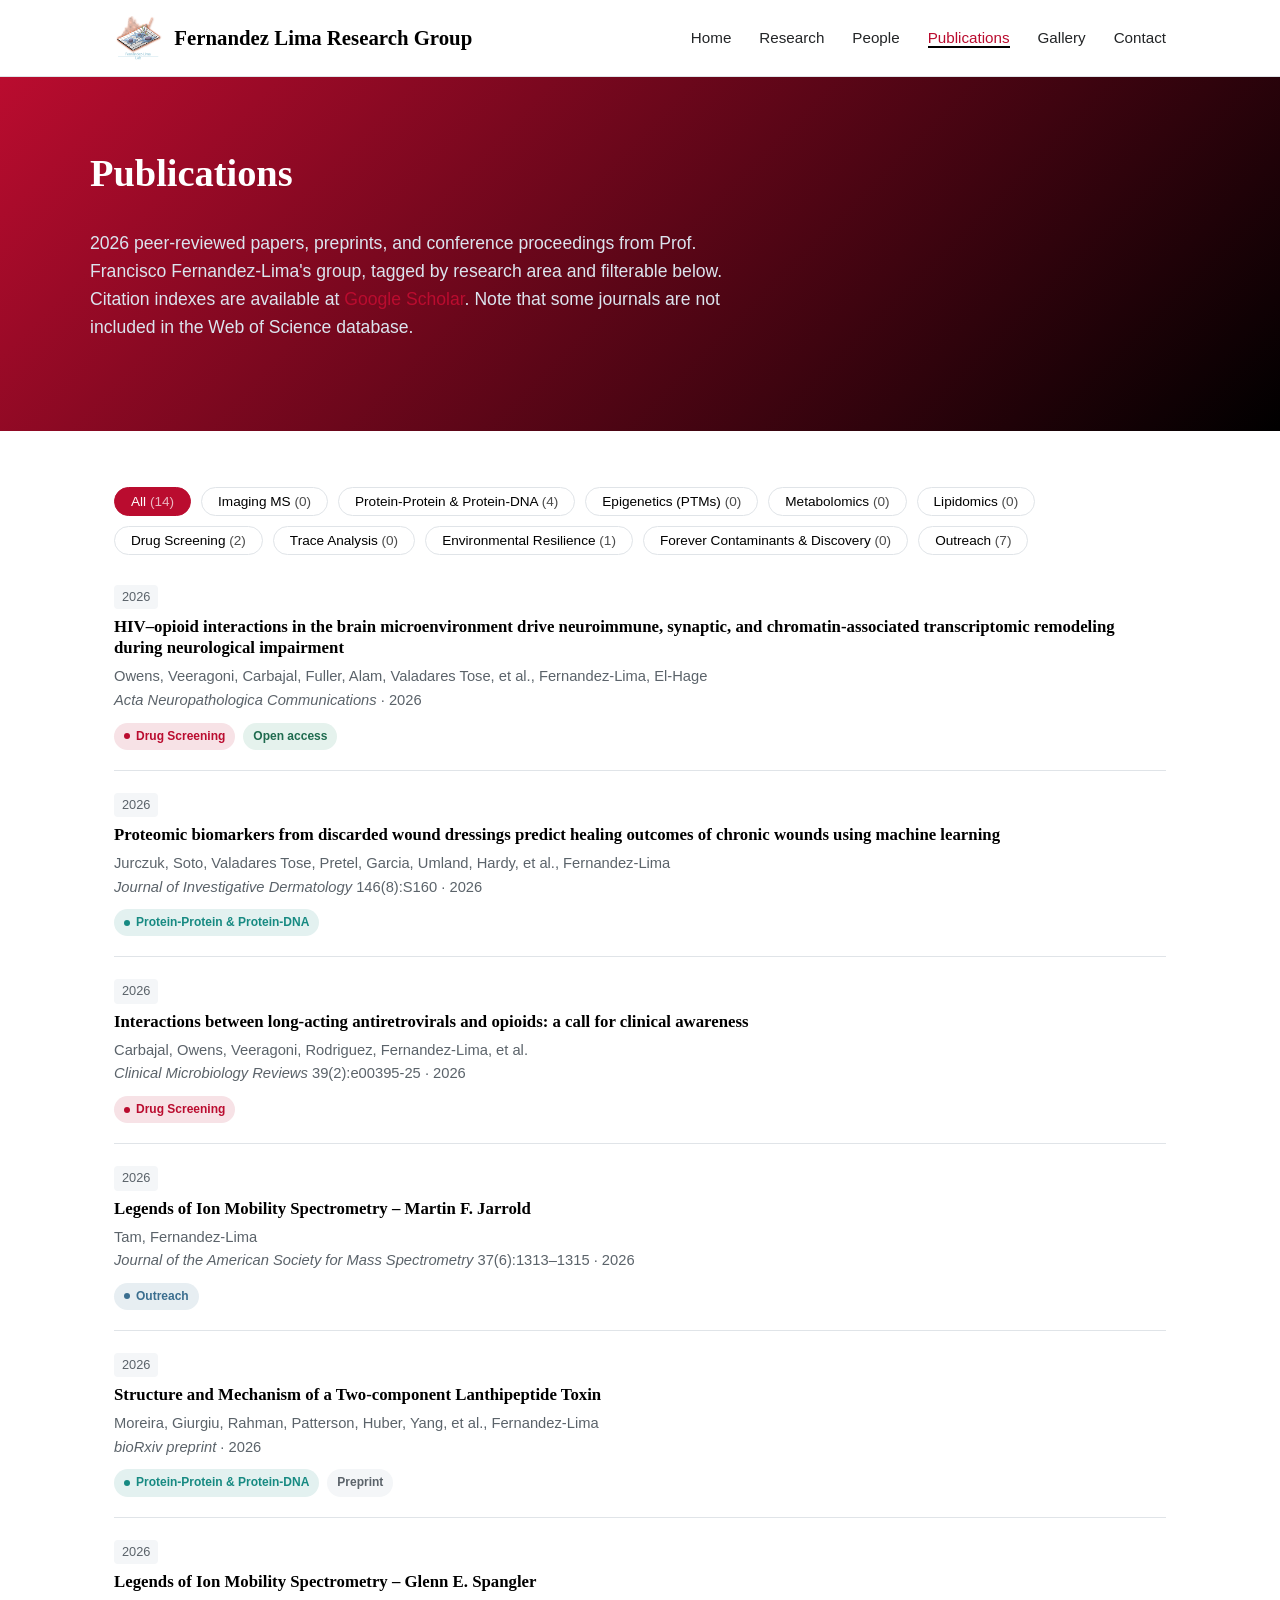
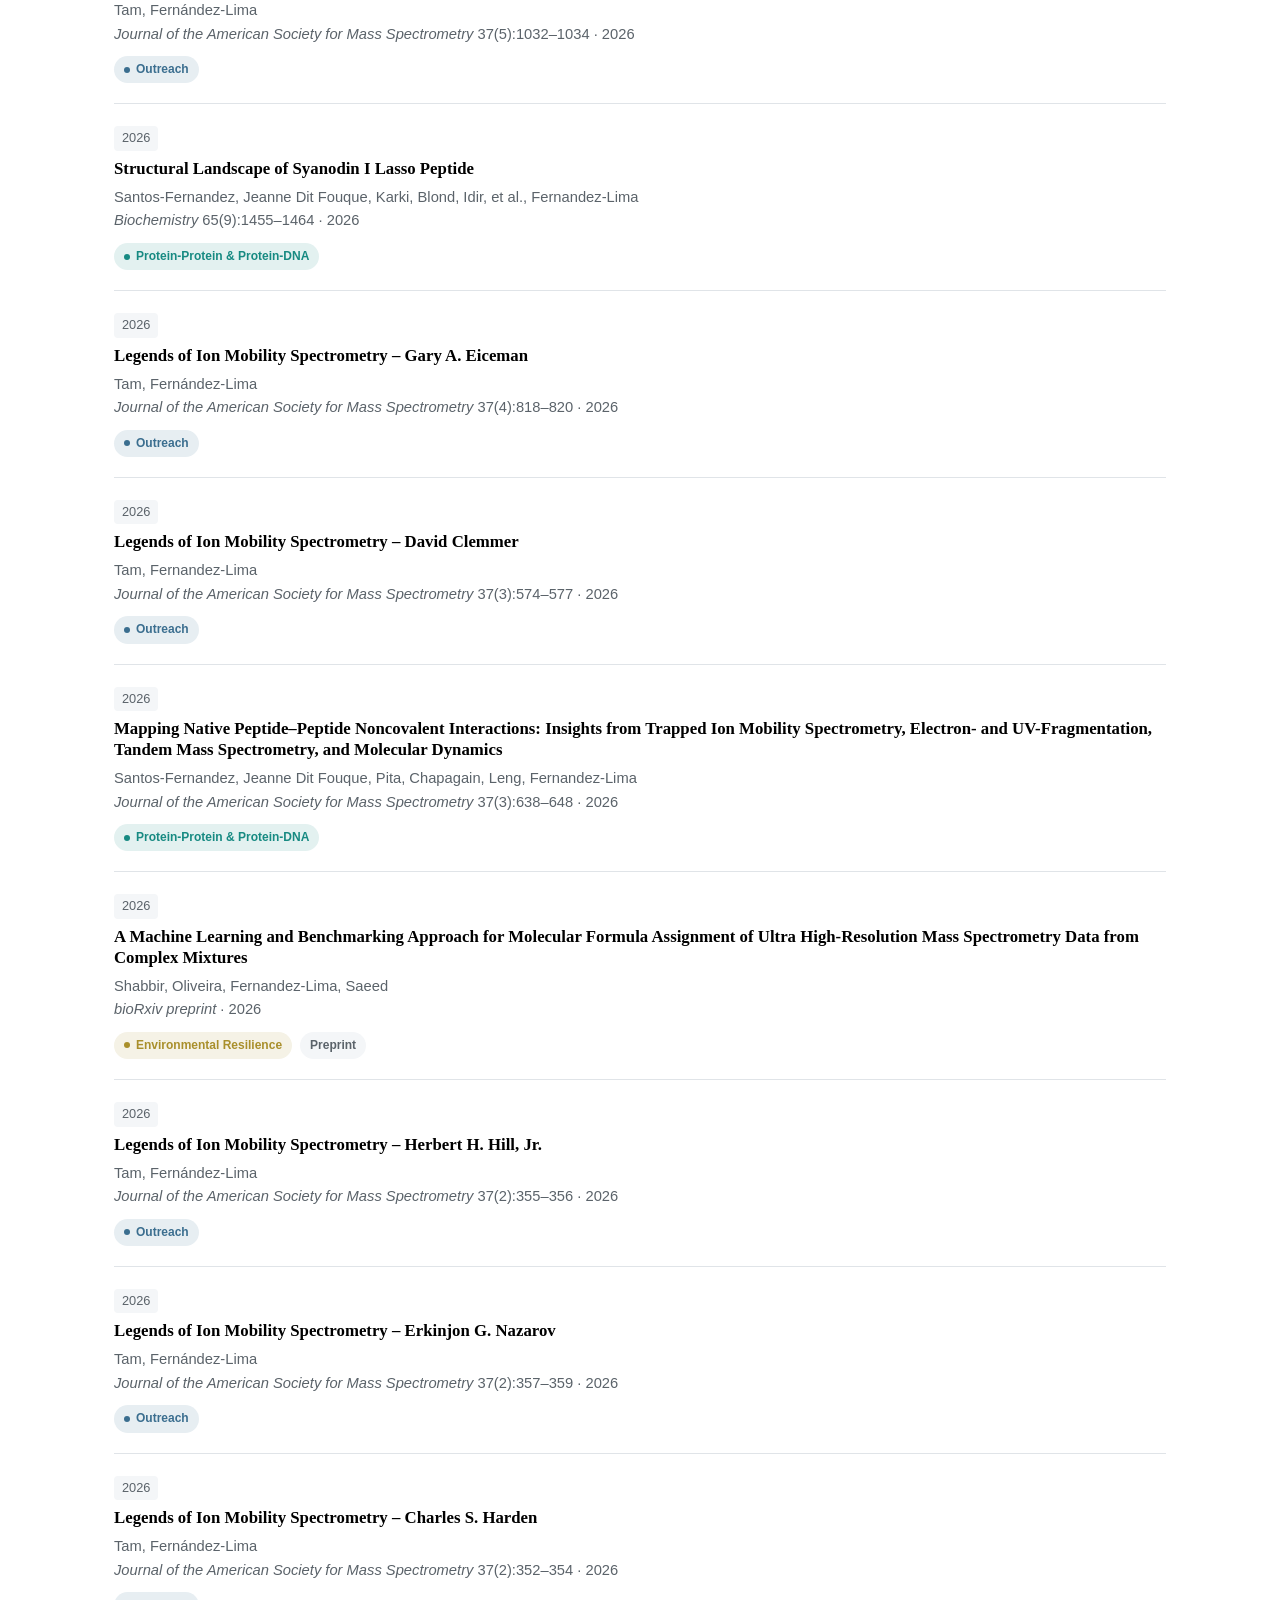
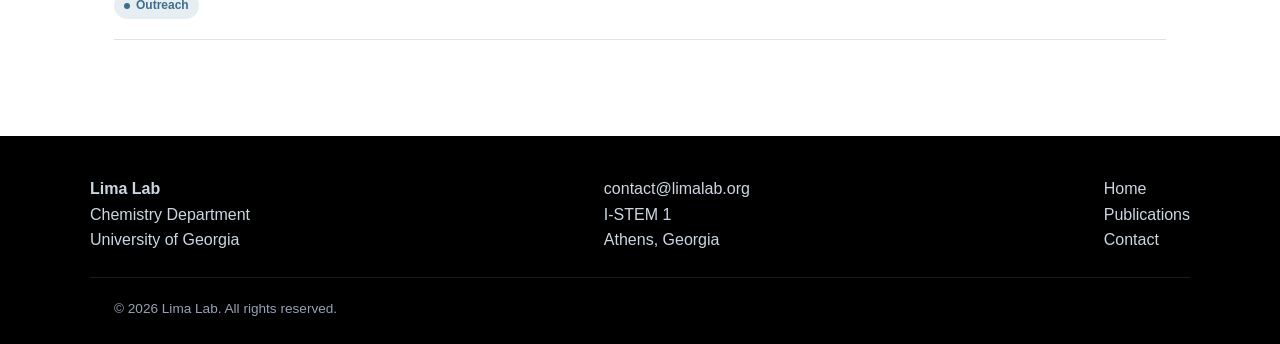
<file: publications.html>
<!DOCTYPE html>
<html lang="en">
<head>
  <meta charset="UTF-8" />
  <meta name="viewport" content="width=device-width, initial-scale=1.0" />
  <title>Publications — Lima Lab</title>
  <meta name="description" content="2026 publications from the Fernandez-Lima Lab, filterable by research area." />
  <link rel="stylesheet" href="css/style.css" />
</head>
<body>

  <header class="site-header">
    <div class="nav-wrap">
      <a href="index.html" class="brand">
        <img src="images/logowebsite_image.png" alt="Fernández-Lima Lab logo" class="brand-mark" />
        Fernandez Lima Research Group
      </a>
      <button class="nav-toggle" aria-label="Toggle navigation" aria-expanded="false">
        <span class="nav-toggle-bar"></span>
        <span class="nav-toggle-bar"></span>
        <span class="nav-toggle-bar"></span>
      </button>
      <nav class="main-nav">
        <ul>
          <li><a href="index.html">Home</a></li>
          <li><a href="research.html">Research</a></li>
          <li><a href="people.html">People</a></li>
          <li><a href="publications.html" class="active">Publications</a></li>
          <li><a href="gallery.html">Gallery</a></li>
          <li><a href="contact.html">Contact</a></li>
        </ul>
      </nav>
    </div>
  </header>

  <section class="hero">
    <div class="hero-inner">
      <h1>Publications</h1>
      <p>2026 peer-reviewed papers, preprints, and conference proceedings from Prof. Francisco Fernandez-Lima's group, tagged by research area and filterable below. Citation indexes are available at <a href="https://scholar.google.com/citations?user=qDzVEjcAAAAJ&hl=en&oi=ao" target="_blank" rel="noopener">Google Scholar</a>. Note that some journals are not included in the Web of Science database.</p>
    </div>
  </section>

  <section>
    <div class="container">
      <div class="filter-bar">
        <button class="filter-btn active" data-filter="all">All <span class="filter-count">(14)</span></button>
        <button class="filter-btn" data-filter="imaging">Imaging MS <span class="filter-count">(0)</span></button>
        <button class="filter-btn" data-filter="protein">Protein-Protein &amp; Protein-DNA <span class="filter-count">(4)</span></button>
        <button class="filter-btn" data-filter="epigenetics">Epigenetics (PTMs) <span class="filter-count">(0)</span></button>
        <button class="filter-btn" data-filter="metabolomics">Metabolomics <span class="filter-count">(0)</span></button>
        <button class="filter-btn" data-filter="lipidomics">Lipidomics <span class="filter-count">(0)</span></button>
        <button class="filter-btn" data-filter="drug">Drug Screening <span class="filter-count">(2)</span></button>
        <button class="filter-btn" data-filter="trace">Trace Analysis <span class="filter-count">(0)</span></button>
        <button class="filter-btn" data-filter="environmental">Environmental Resilience <span class="filter-count">(1)</span></button>
        <button class="filter-btn" data-filter="contaminants">Forever Contaminants &amp; Discovery <span class="filter-count">(0)</span></button>
        <button class="filter-btn" data-filter="outreach">Outreach <span class="filter-count">(7)</span></button>
      </div>

      <ul class="pub-list">
        <li class="pub-item" data-cats="drug">
          <span class="pub-year">2026</span>
          <h3><a href="https://link.springer.com/journal/40478" target="_blank" rel="noopener">HIV&ndash;opioid interactions in the brain microenvironment drive neuroimmune, synaptic, and chromatin-associated transcriptomic remodeling during neurological impairment</a></h3>
          <p class="pub-authors">Owens, Veeragoni, Carbajal, Fuller, Alam, Valadares Tose, et al., Fernandez-Lima, El-Hage</p>
          <p class="pub-venue"><em>Acta Neuropathologica Communications</em> &middot; 2026</p>
          <div class="pub-tags">
            <span class="tag tag-drug"><span class="tag-dot"></span>Drug Screening</span>
            <span class="badge badge-oa">Open access</span>
          </div>
        </li>
        <li class="pub-item" data-cats="protein">
          <span class="pub-year">2026</span>
          <h3><a href="https://www.jidonline.org/" target="_blank" rel="noopener">Proteomic biomarkers from discarded wound dressings predict healing outcomes of chronic wounds using machine learning</a></h3>
          <p class="pub-authors">Jurczuk, Soto, Valadares Tose, Pretel, Garcia, Umland, Hardy, et al., Fernandez-Lima</p>
          <p class="pub-venue"><em>Journal of Investigative Dermatology</em> 146(8):S160 &middot; 2026</p>
          <div class="pub-tags">
            <span class="tag tag-protein"><span class="tag-dot"></span>Protein-Protein &amp; Protein-DNA</span>
          </div>
        </li>
        <li class="pub-item" data-cats="drug">
          <span class="pub-year">2026</span>
          <h3><a href="https://pubmed.ncbi.nlm.nih.gov/41817180/" target="_blank" rel="noopener">Interactions between long-acting antiretrovirals and opioids: a call for clinical awareness</a></h3>
          <p class="pub-authors">Carbajal, Owens, Veeragoni, Rodriguez, Fernandez-Lima, et al.</p>
          <p class="pub-venue"><em>Clinical Microbiology Reviews</em> 39(2):e00395-25 &middot; 2026</p>
          <div class="pub-tags">
            <span class="tag tag-drug"><span class="tag-dot"></span>Drug Screening</span>
          </div>
        </li>
        <li class="pub-item" data-cats="outreach">
          <span class="pub-year">2026</span>
          <h3><a href="https://pubmed.ncbi.nlm.nih.gov/42231721/" target="_blank" rel="noopener">Legends of Ion Mobility Spectrometry &ndash; Martin F. Jarrold</a></h3>
          <p class="pub-authors">Tam, Fernandez-Lima</p>
          <p class="pub-venue"><em>Journal of the American Society for Mass Spectrometry</em> 37(6):1313&ndash;1315 &middot; 2026</p>
          <div class="pub-tags">
            <span class="tag tag-outreach"><span class="tag-dot"></span>Outreach</span>
          </div>
        </li>
        <li class="pub-item" data-cats="protein">
          <span class="pub-year">2026</span>
          <h3><a href="https://www.biorxiv.org/content/10.64898/2026.05.13.724966v1" target="_blank" rel="noopener">Structure and Mechanism of a Two-component Lanthipeptide Toxin</a></h3>
          <p class="pub-authors">Moreira, Giurgiu, Rahman, Patterson, Huber, Yang, et al., Fernandez-Lima</p>
          <p class="pub-venue"><em>bioRxiv preprint</em> &middot; 2026</p>
          <div class="pub-tags">
            <span class="tag tag-protein"><span class="tag-dot"></span>Protein-Protein &amp; Protein-DNA</span>
            <span class="badge badge-preprint">Preprint</span>
          </div>
        </li>
        <li class="pub-item" data-cats="outreach">
          <span class="pub-year">2026</span>
          <h3><a href="https://pubmed.ncbi.nlm.nih.gov/42087719/" target="_blank" rel="noopener">Legends of Ion Mobility Spectrometry &ndash; Glenn E. Spangler</a></h3>
          <p class="pub-authors">Tam, Fern&aacute;ndez-Lima</p>
          <p class="pub-venue"><em>Journal of the American Society for Mass Spectrometry</em> 37(5):1032&ndash;1034 &middot; 2026</p>
          <div class="pub-tags">
            <span class="tag tag-outreach"><span class="tag-dot"></span>Outreach</span>
          </div>
        </li>
        <li class="pub-item" data-cats="protein">
          <span class="pub-year">2026</span>
          <h3><a href="https://pubmed.ncbi.nlm.nih.gov/41979354/" target="_blank" rel="noopener">Structural Landscape of Syanodin I Lasso Peptide</a></h3>
          <p class="pub-authors">Santos-Fernandez, Jeanne Dit Fouque, Karki, Blond, Idir, et al., Fernandez-Lima</p>
          <p class="pub-venue"><em>Biochemistry</em> 65(9):1455&ndash;1464 &middot; 2026</p>
          <div class="pub-tags">
            <span class="tag tag-protein"><span class="tag-dot"></span>Protein-Protein &amp; Protein-DNA</span>
          </div>
        </li>
        <li class="pub-item" data-cats="outreach">
          <span class="pub-year">2026</span>
          <h3><a href="https://pubmed.ncbi.nlm.nih.gov/41918370/" target="_blank" rel="noopener">Legends of Ion Mobility Spectrometry &ndash; Gary A. Eiceman</a></h3>
          <p class="pub-authors">Tam, Fern&aacute;ndez-Lima</p>
          <p class="pub-venue"><em>Journal of the American Society for Mass Spectrometry</em> 37(4):818&ndash;820 &middot; 2026</p>
          <div class="pub-tags">
            <span class="tag tag-outreach"><span class="tag-dot"></span>Outreach</span>
          </div>
        </li>
        <li class="pub-item" data-cats="outreach">
          <span class="pub-year">2026</span>
          <h3><a href="https://pubmed.ncbi.nlm.nih.gov/41777163/" target="_blank" rel="noopener">Legends of Ion Mobility Spectrometry &ndash; David Clemmer</a></h3>
          <p class="pub-authors">Tam, Fernandez-Lima</p>
          <p class="pub-venue"><em>Journal of the American Society for Mass Spectrometry</em> 37(3):574&ndash;577 &middot; 2026</p>
          <div class="pub-tags">
            <span class="tag tag-outreach"><span class="tag-dot"></span>Outreach</span>
          </div>
        </li>
        <li class="pub-item" data-cats="protein">
          <span class="pub-year">2026</span>
          <h3><a href="https://doi.org/10.1021/jasms.5c00357" target="_blank" rel="noopener">Mapping Native Peptide&ndash;Peptide Noncovalent Interactions: Insights from Trapped Ion Mobility Spectrometry, Electron- and UV-Fragmentation, Tandem Mass Spectrometry, and Molecular Dynamics</a></h3>
          <p class="pub-authors">Santos-Fernandez, Jeanne Dit Fouque, Pita, Chapagain, Leng, Fernandez-Lima</p>
          <p class="pub-venue"><em>Journal of the American Society for Mass Spectrometry</em> 37(3):638&ndash;648 &middot; 2026</p>
          <div class="pub-tags">
            <span class="tag tag-protein"><span class="tag-dot"></span>Protein-Protein &amp; Protein-DNA</span>
          </div>
        </li>
        <li class="pub-item" data-cats="environmental">
          <span class="pub-year">2026</span>
          <h3><a href="https://www.biorxiv.org/content/10.1101/2026.02.17.706479" target="_blank" rel="noopener">A Machine Learning and Benchmarking Approach for Molecular Formula Assignment of Ultra High-Resolution Mass Spectrometry Data from Complex Mixtures</a></h3>
          <p class="pub-authors">Shabbir, Oliveira, Fernandez-Lima, Saeed</p>
          <p class="pub-venue"><em>bioRxiv preprint</em> &middot; 2026</p>
          <div class="pub-tags">
            <span class="tag tag-environmental"><span class="tag-dot"></span>Environmental Resilience</span>
            <span class="badge badge-preprint">Preprint</span>
          </div>
        </li>
        <li class="pub-item" data-cats="outreach">
          <span class="pub-year">2026</span>
          <h3><a href="https://pubmed.ncbi.nlm.nih.gov/41635233/" target="_blank" rel="noopener">Legends of Ion Mobility Spectrometry &ndash; Herbert H. Hill, Jr.</a></h3>
          <p class="pub-authors">Tam, Fern&aacute;ndez-Lima</p>
          <p class="pub-venue"><em>Journal of the American Society for Mass Spectrometry</em> 37(2):355&ndash;356 &middot; 2026</p>
          <div class="pub-tags">
            <span class="tag tag-outreach"><span class="tag-dot"></span>Outreach</span>
          </div>
        </li>
        <li class="pub-item" data-cats="outreach">
          <span class="pub-year">2026</span>
          <h3><a href="https://pubmed.ncbi.nlm.nih.gov/41635234/" target="_blank" rel="noopener">Legends of Ion Mobility Spectrometry &ndash; Erkinjon G. Nazarov</a></h3>
          <p class="pub-authors">Tam, Fern&aacute;ndez-Lima</p>
          <p class="pub-venue"><em>Journal of the American Society for Mass Spectrometry</em> 37(2):357&ndash;359 &middot; 2026</p>
          <div class="pub-tags">
            <span class="tag tag-outreach"><span class="tag-dot"></span>Outreach</span>
          </div>
        </li>
        <li class="pub-item" data-cats="outreach">
          <span class="pub-year">2026</span>
          <h3><a href="https://pubmed.ncbi.nlm.nih.gov/41635235/" target="_blank" rel="noopener">Legends of Ion Mobility Spectrometry &ndash; Charles S. Harden</a></h3>
          <p class="pub-authors">Tam, Fern&aacute;ndez-Lima</p>
          <p class="pub-venue"><em>Journal of the American Society for Mass Spectrometry</em> 37(2):352&ndash;354 &middot; 2026</p>
          <div class="pub-tags">
            <span class="tag tag-outreach"><span class="tag-dot"></span>Outreach</span>
          </div>
        </li>
      </ul>

      <p class="empty-state" id="pubEmptyState" hidden>No 2026 papers tagged in this category yet.</p>
    </div>
  </section>

  <footer class="site-footer">
    <div class="footer-inner">
      <div>
        <strong>Lima Lab</strong><br />
        Chemistry Department<br />
        University of Georgia
      </div>
      <div>
        <a href="mailto:contact@limalab.org">contact@limalab.org</a><br />
        I-STEM 1<br />
        Athens, Georgia
      </div>
      <div>
        <a href="index.html">Home</a><br />
        <a href="publications.html">Publications</a><br />
        <a href="contact.html">Contact</a>
      </div>
    </div>
    <div class="footer-bottom container">
      &copy; 2026 Lima Lab. All rights reserved.
    </div>
  </footer>

  <script src="js/main.js"></script>
</body>
</html>
</file>
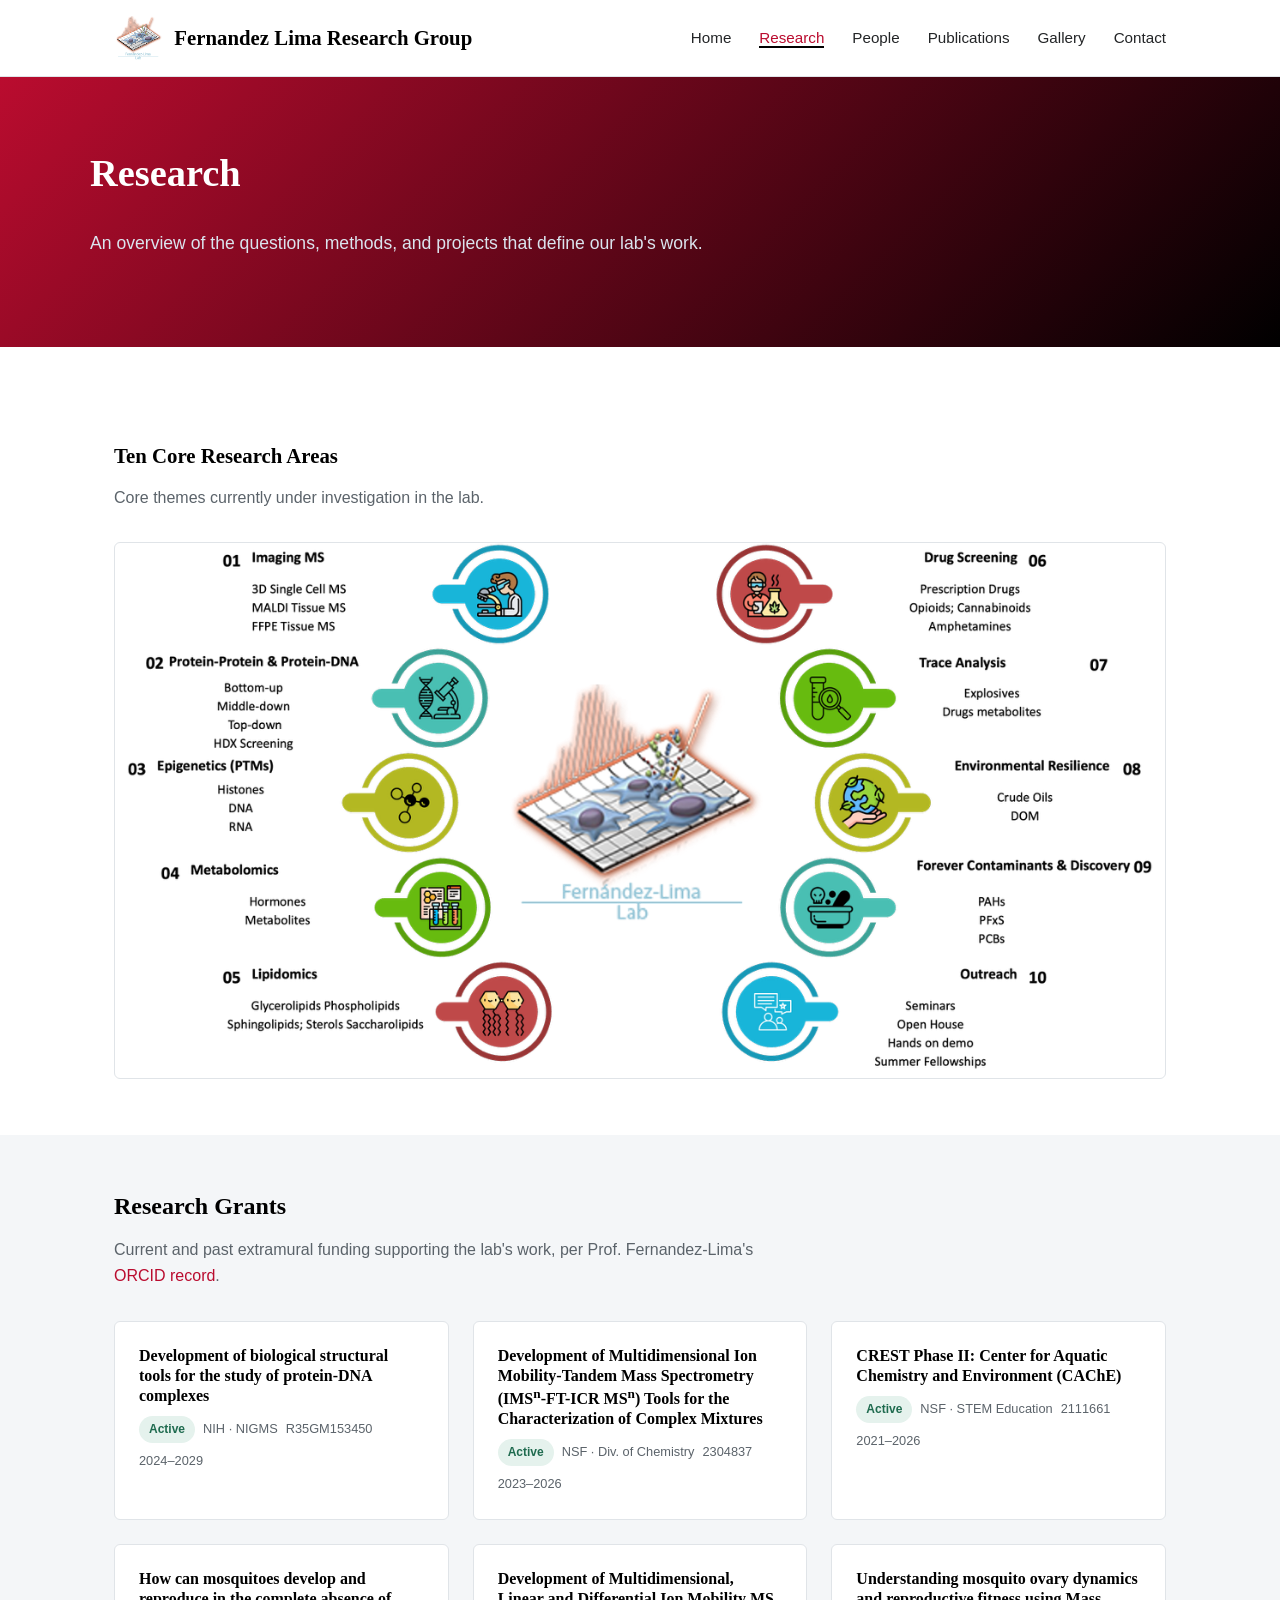
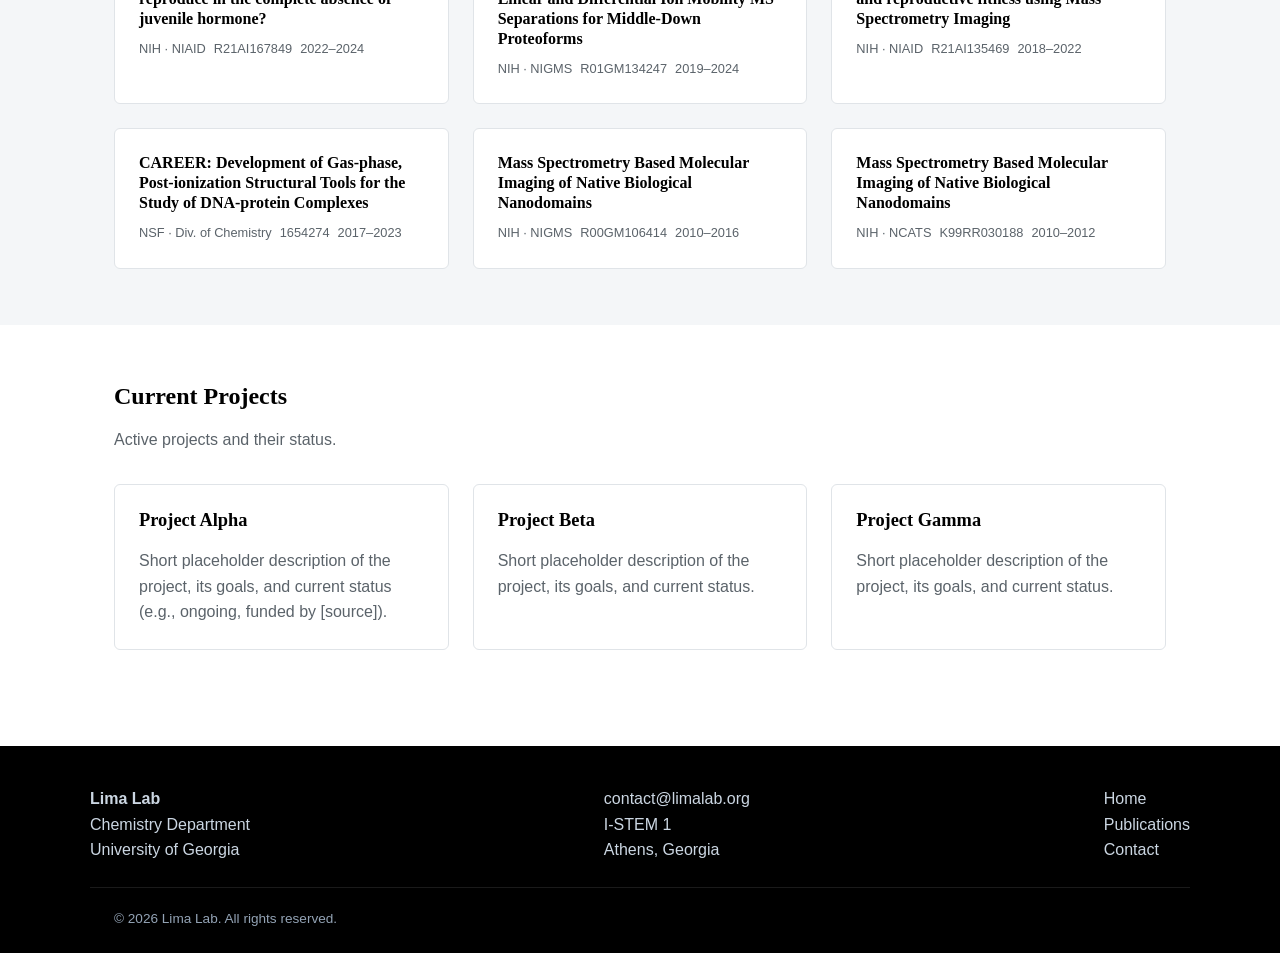
<file: research.html>
<!DOCTYPE html>
<html lang="en">
<head>
  <meta charset="UTF-8" />
  <meta name="viewport" content="width=device-width, initial-scale=1.0" />
  <title>Research — Lima Lab</title>
  <meta name="description" content="Overview of research themes and projects at Lima Lab." />
  <link rel="stylesheet" href="css/style.css" />
</head>
<body>

  <header class="site-header">
    <div class="nav-wrap">
      <a href="index.html" class="brand">
        <img src="images/logowebsite_image.png" alt="Fernández-Lima Lab logo" class="brand-mark" />
        Fernandez Lima Research Group
      </a>
      <button class="nav-toggle" aria-label="Toggle navigation" aria-expanded="false">
        <span class="nav-toggle-bar"></span>
        <span class="nav-toggle-bar"></span>
        <span class="nav-toggle-bar"></span>
      </button>
      <nav class="main-nav">
        <ul>
          <li><a href="index.html">Home</a></li>
          <li><a href="research.html" class="active">Research</a></li>
          <li><a href="people.html">People</a></li>
          <li><a href="publications.html">Publications</a></li>
          <li><a href="gallery.html">Gallery</a></li>
          <li><a href="contact.html">Contact</a></li>
        </ul>
      </nav>
    </div>
  </header>

  <section class="hero">
    <div class="hero-inner">
      <h1>Research</h1>
      <p>An overview of the questions, methods, and projects that define our lab's work.</p>
    </div>
  </section>

  <section>
    <div class="container">
      <h3 class="research-areas-heading">Ten Core Research Areas</h3>
		<p class="section-lede">Core themes currently under investigation in the lab.</p>
      <figure class="research-overview-figure">
        <img
          src="images/Research_Overview.png"
          alt="Fernandez-Lima Lab research areas overview: 01 Imaging MS (3D single-cell MS, MALDI tissue MS, FFPE tissue MS), 02 Protein-Protein &amp; Protein-DNA (bottom-up, middle-down, top-down, HDX screening), 03 Epigenetics/PTMs (histones, DNA, RNA), 04 Metabolomics (hormones, metabolites), 05 Lipidomics (glycerolipids, phospholipids, sphingolipids, sterols, saccharolipids), 06 Drug Screening (prescription drugs, opioids, cannabinoids, amphetamines), 07 Trace Analysis (explosives, drug metabolites), 08 Environmental Resilience (crude oils, dissolved organic matter), 09 Forever Contaminants &amp; Discovery (PAHs, PFAS, PCBs), 10 Outreach (seminars, open house, hands-on demos, summer fellowships)."
          loading="lazy"
        />
      </figure>
    </div>
  </section>

  <section class="alt">
    <div class="container">
      <h2 class="section-title">Research Grants</h2>
      <p class="section-lede">
        Current and past extramural funding supporting the lab's work, per Prof. Fernandez-Lima's
        <a href="https://orcid.org/0000-0002-1283-4390" target="_blank" rel="noopener">ORCID record</a>.
      </p>
      <div class="grid grid-3">
        <div class="card grant-card">
          <h3>Development of biological structural tools for the study of protein-DNA complexes</h3>
          <div class="grant-meta">
            <span class="badge badge-active">Active</span>
            <span>NIH · NIGMS</span>
            <span class="grant-number">R35GM153450</span>
            <span>2024–2029</span>
          </div>
        </div>
        <div class="card grant-card">
          <h3>Development of Multidimensional Ion Mobility-Tandem Mass Spectrometry (IMS<sup>n</sup>-FT-ICR MS<sup>n</sup>) Tools for the Characterization of Complex Mixtures</h3>
          <div class="grant-meta">
            <span class="badge badge-active">Active</span>
            <span>NSF · Div. of Chemistry</span>
            <span class="grant-number">2304837</span>
            <span>2023–2026</span>
          </div>
        </div>
        <div class="card grant-card">
          <h3>CREST Phase II: Center for Aquatic Chemistry and Environment (CAChE)</h3>
          <div class="grant-meta">
            <span class="badge badge-active">Active</span>
            <span>NSF · STEM Education</span>
            <span class="grant-number">2111661</span>
            <span>2021–2026</span>
          </div>
        </div>
        <div class="card grant-card">
          <h3>How can mosquitoes develop and reproduce in the complete absence of juvenile hormone?</h3>
          <div class="grant-meta">
            <span>NIH · NIAID</span>
            <span class="grant-number">R21AI167849</span>
            <span>2022–2024</span>
          </div>
        </div>
        <div class="card grant-card">
          <h3>Development of Multidimensional, Linear and Differential Ion Mobility MS Separations for Middle-Down Proteoforms</h3>
          <div class="grant-meta">
            <span>NIH · NIGMS</span>
            <span class="grant-number">R01GM134247</span>
            <span>2019–2024</span>
          </div>
        </div>
        <div class="card grant-card">
          <h3>Understanding mosquito ovary dynamics and reproductive fitness using Mass Spectrometry Imaging</h3>
          <div class="grant-meta">
            <span>NIH · NIAID</span>
            <span class="grant-number">R21AI135469</span>
            <span>2018–2022</span>
          </div>
        </div>
        <div class="card grant-card">
          <h3>CAREER: Development of Gas-phase, Post-ionization Structural Tools for the Study of DNA-protein Complexes</h3>
          <div class="grant-meta">
            <span>NSF · Div. of Chemistry</span>
            <span class="grant-number">1654274</span>
            <span>2017–2023</span>
          </div>
        </div>
        <div class="card grant-card">
          <h3>Mass Spectrometry Based Molecular Imaging of Native Biological Nanodomains</h3>
          <div class="grant-meta">
            <span>NIH · NIGMS</span>
            <span class="grant-number">R00GM106414</span>
            <span>2010–2016</span>
          </div>
        </div>
        <div class="card grant-card">
          <h3>Mass Spectrometry Based Molecular Imaging of Native Biological Nanodomains</h3>
          <div class="grant-meta">
            <span>NIH · NCATS</span>
            <span class="grant-number">K99RR030188</span>
            <span>2010–2012</span>
          </div>
        </div>
      </div>
    </div>
  </section>

  <section>
    <div class="container">
      <h2 class="section-title">Current Projects</h2>
      <p class="section-lede">Active projects and their status.</p>
      <div class="grid grid-3">
        <div class="card">
          <h3>Project Alpha</h3>
          <p>Short placeholder description of the project, its goals, and current status (e.g., ongoing, funded by [source]).</p>
        </div>
        <div class="card">
          <h3>Project Beta</h3>
          <p>Short placeholder description of the project, its goals, and current status.</p>
        </div>
        <div class="card">
          <h3>Project Gamma</h3>
          <p>Short placeholder description of the project, its goals, and current status.</p>
        </div>
      </div>
    </div>
  </section>

  <footer class="site-footer">
    <div class="footer-inner">
      <div>
        <strong>Lima Lab</strong><br />
        Chemistry Department<br />
        University of Georgia
      </div>
      <div>
        <a href="mailto:contact@limalab.org">contact@limalab.org</a><br />
        I-STEM 1<br />
        Athens, Georgia
      </div>
      <div>
        <a href="index.html">Home</a><br />
        <a href="publications.html">Publications</a><br />
        <a href="contact.html">Contact</a>
      </div>
    </div>
    <div class="footer-bottom container">
      &copy; 2026 Lima Lab. All rights reserved.
    </div>
  </footer>

  <script src="js/main.js"></script>
</body>
</html>
</file>
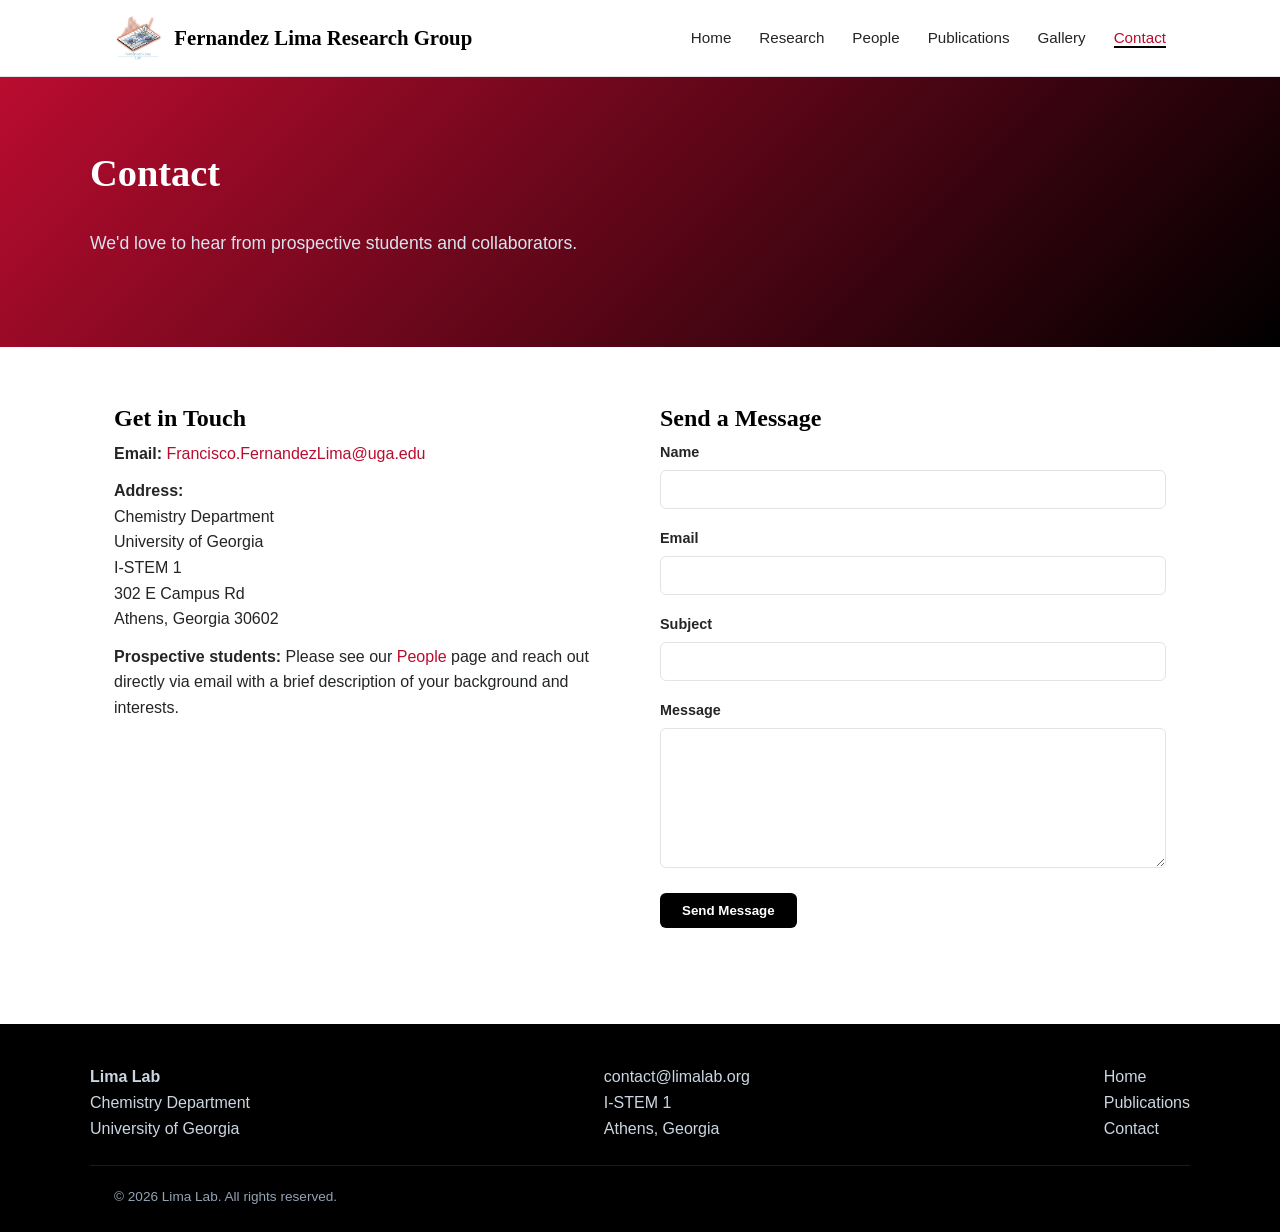
<file: docs/contact.html>
<!DOCTYPE html>
<html lang="en">
<head>
  <meta charset="UTF-8" />
  <meta name="viewport" content="width=device-width, initial-scale=1.0" />
  <title>Contact — Lima Lab</title>
  <meta name="description" content="Get in touch with Lima Lab." />
  <link rel="stylesheet" href="css/style.css" />
</head>
<body>

  <header class="site-header">
    <div class="nav-wrap">
      <a href="index.html" class="brand">
        <img src="images/logowebsite_image.png" alt="Fernández-Lima Lab logo" class="brand-mark" />
        Fernandez Lima Research Group
      </a>
      <button class="nav-toggle" aria-label="Toggle navigation" aria-expanded="false">
        <span class="nav-toggle-bar"></span>
        <span class="nav-toggle-bar"></span>
        <span class="nav-toggle-bar"></span>
      </button>
      <nav class="main-nav">
        <ul>
          <li><a href="index.html">Home</a></li>
          <li><a href="research.html">Research</a></li>
          <li><a href="people.html">People</a></li>
          <li><a href="publications.html">Publications</a></li>
          <li><a href="gallery.html">Gallery</a></li>
          <li><a href="contact.html" class="active">Contact</a></li>
        </ul>
      </nav>
    </div>
  </header>

  <section class="hero">
    <div class="hero-inner">
      <h1>Contact</h1>
      <p>We'd love to hear from prospective students and collaborators.</p>
    </div>
  </section>

  <section>
    <div class="container">
      <div class="contact-grid">
        <div class="contact-info">
          <h2 class="section-title">Get in Touch</h2>
          <p><strong>Email:</strong> <a href="mailto:Francisco.FernandezLima@uga.edu">Francisco.FernandezLima@uga.edu</a></p>
          <p><strong>Address:</strong><br />
            Chemistry Department<br />
            University of Georgia<br />
            I-STEM 1<br />
            302 E Campus Rd&nbsp;<br />
            Athens, Georgia 30602
          </p>
          <p><strong>Prospective students:</strong> Please see our <a href="people.html">People</a> page and
            reach out directly via email with a brief description of your background and interests.</p>
          
        </div>

        <form class="contact-form">
          <h2 class="section-title">Send a Message</h2>
          <label for="name">Name</label>
          <input type="text" id="name" name="name" required />

          <label for="email">Email</label>
          <input type="email" id="email" name="email" required />

          <label for="subject">Subject</label>
          <input type="text" id="subject" name="subject" />

          <label for="message">Message</label>
          <textarea id="message" name="message" required></textarea>

          <button type="submit" class="btn">Send Message</button>
        </form>
      </div>
    </div>
  </section>

  <footer class="site-footer">
    <div class="footer-inner">
      <div>
        <strong>Lima Lab</strong><br />
        Chemistry Department<br />
        University of Georgia
      </div>
      <div>
        <a href="mailto:contact@limalab.org">contact@limalab.org</a><br />
        I-STEM 1<br />
        Athens, Georgia
      </div>
      <div>
        <a href="index.html">Home</a><br />
        <a href="publications.html">Publications</a><br />
        <a href="contact.html">Contact</a>
      </div>
    </div>
    <div class="footer-bottom container">
      &copy; 2026 Lima Lab. All rights reserved.
    </div>
  </footer>

  <script src="js/main.js"></script>
</body>
</html>
</file>
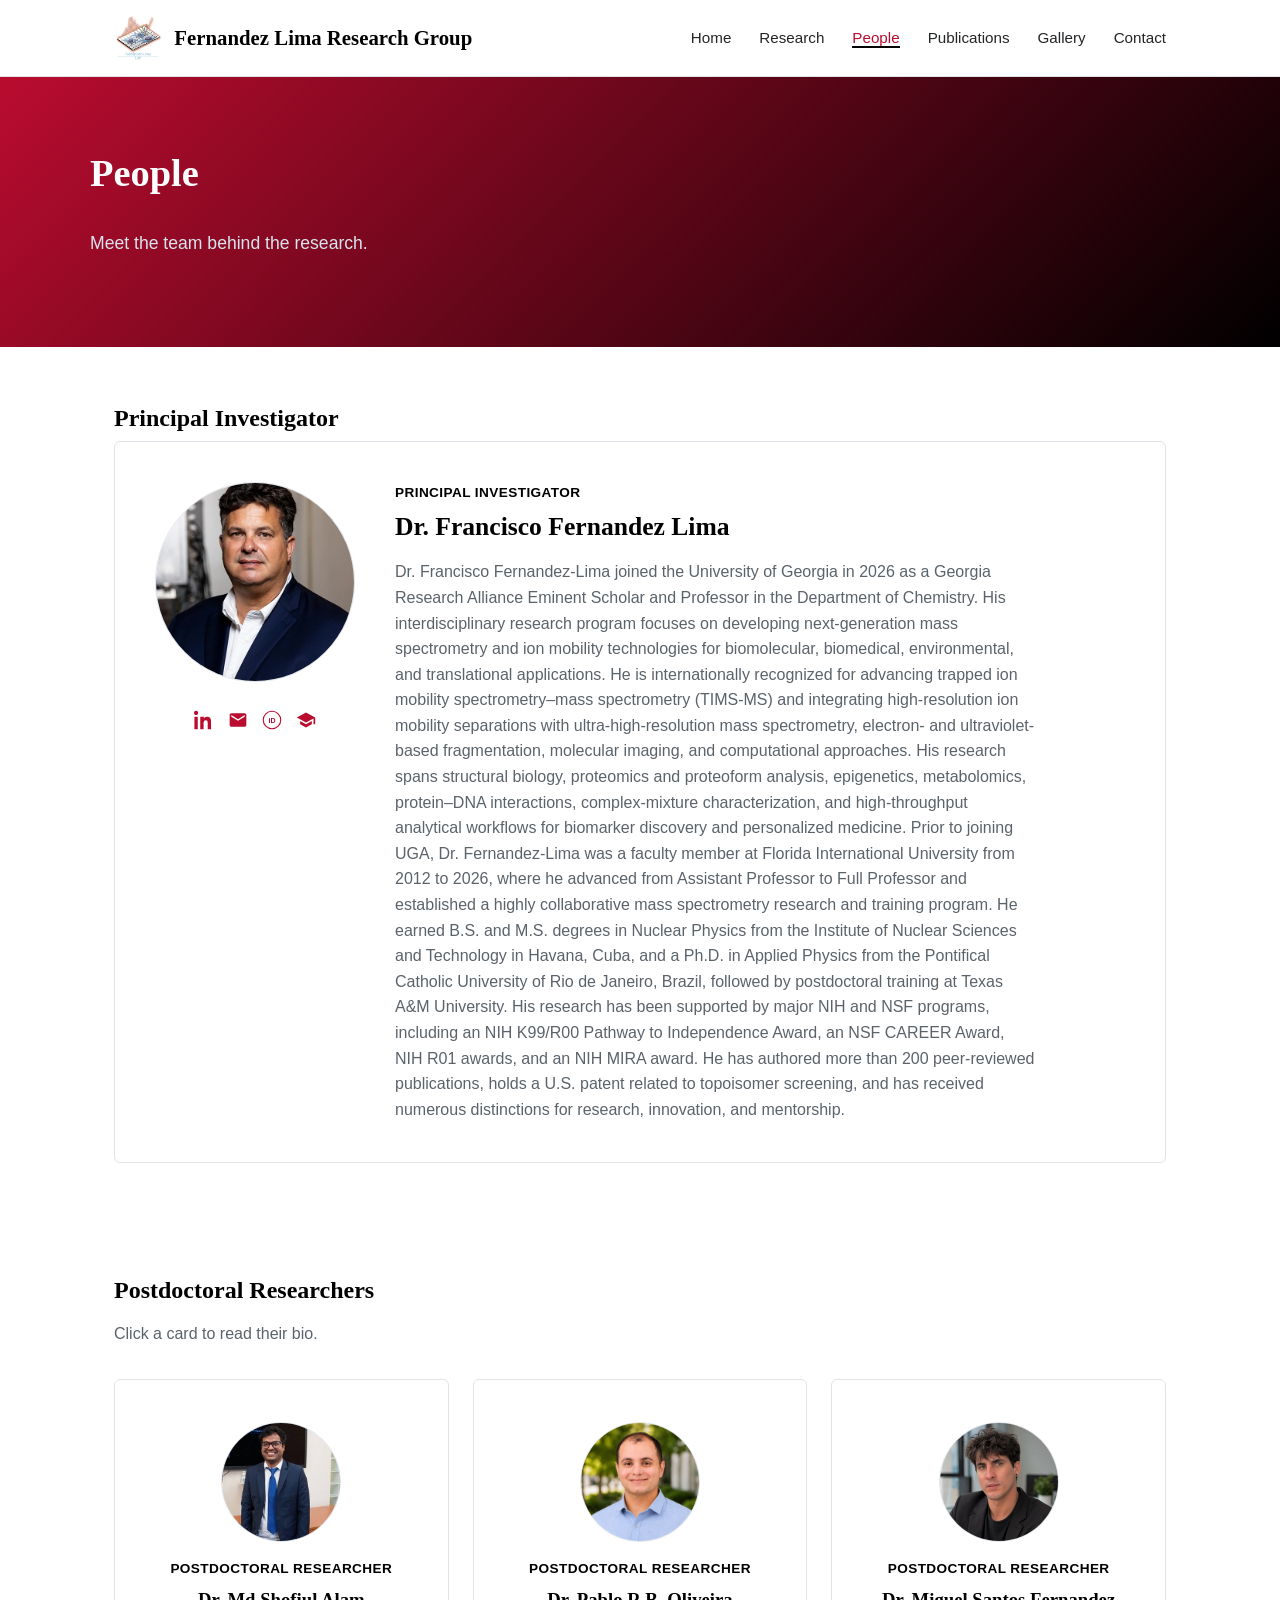
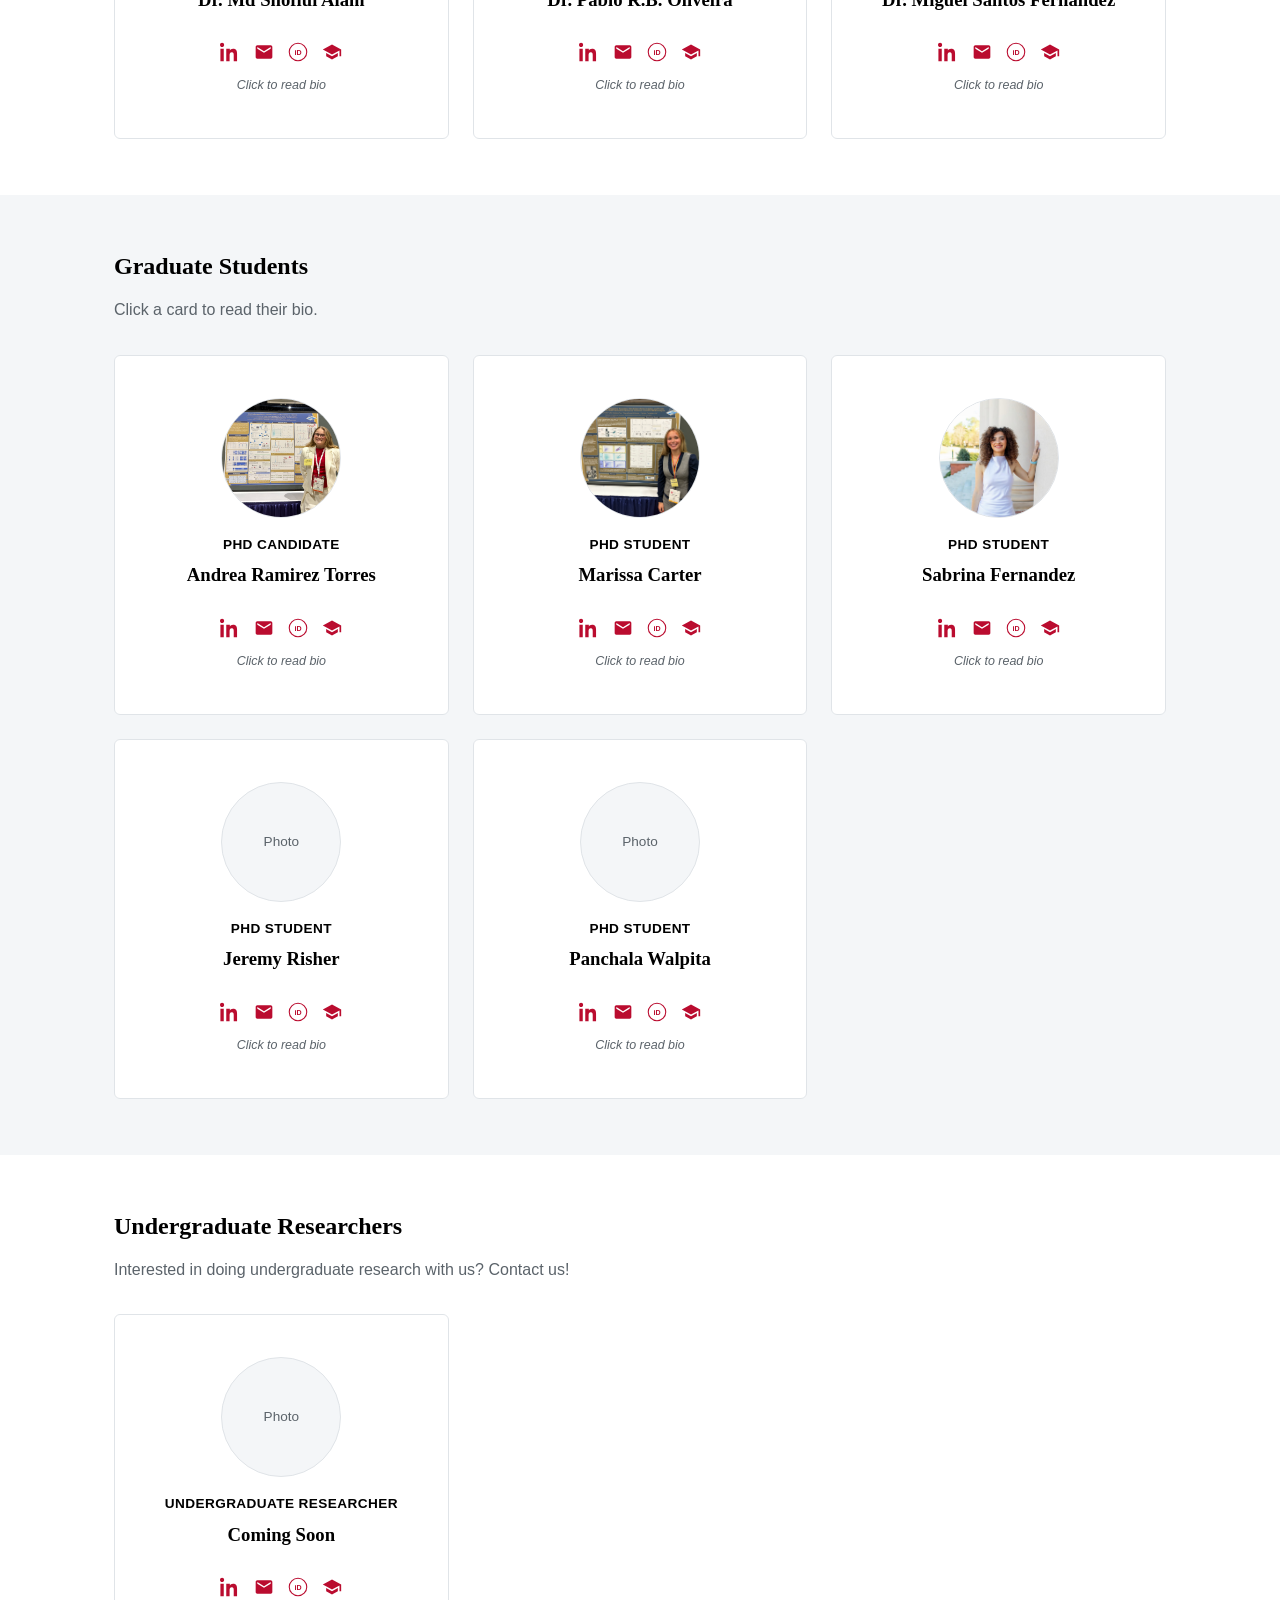
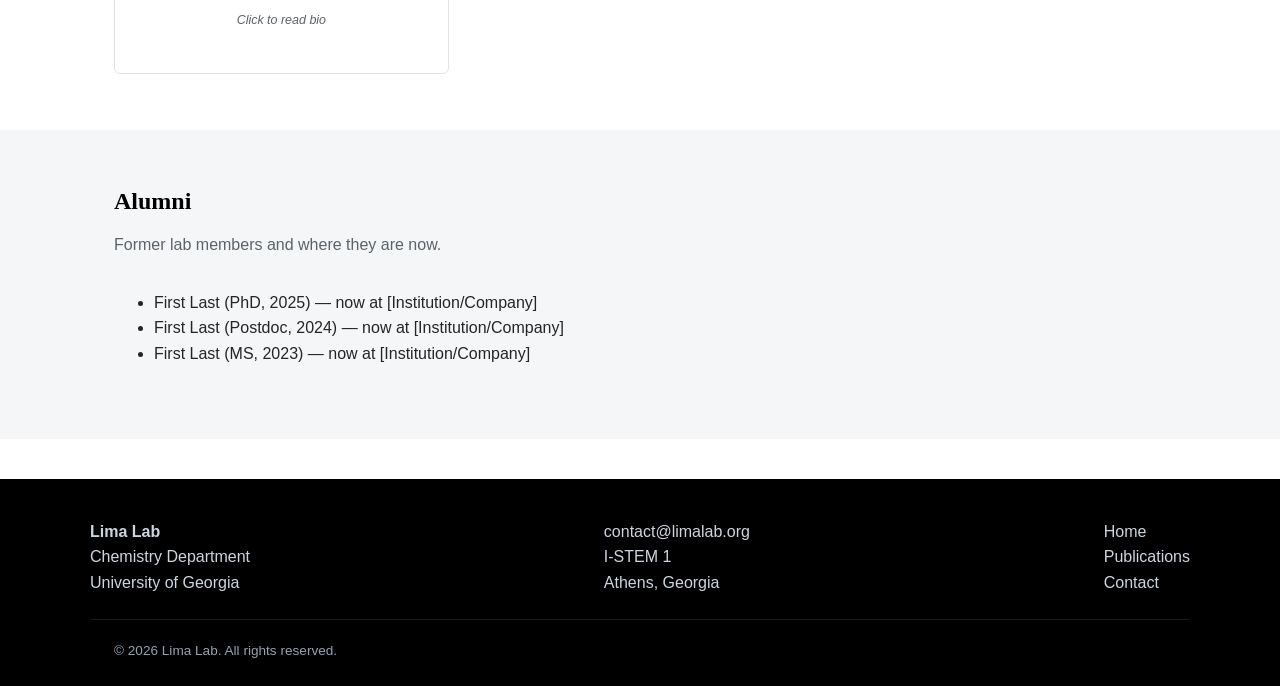
<file: docs/people.html>
<!DOCTYPE html>
<html lang="en">
<head>
  <meta charset="UTF-8" />
  <meta name="viewport" content="width=device-width, initial-scale=1.0" />
  <title>People — Lima Lab</title>
  <meta name="description" content="Meet the members of Lima Lab, including the principal investigator, students, postdocs, and alumni." />
  <link rel="stylesheet" href="css/style.css" />
</head>
<body>

  <header class="site-header">
    <div class="nav-wrap">
      <a href="index.html" class="brand">
        <img src="images/logowebsite_image.png" alt="Fernández-Lima Lab logo" class="brand-mark" />
        Fernandez Lima Research Group
      </a>
      <button class="nav-toggle" aria-label="Toggle navigation" aria-expanded="false">
        <span class="nav-toggle-bar"></span>
        <span class="nav-toggle-bar"></span>
        <span class="nav-toggle-bar"></span>
      </button>
      <nav class="main-nav">
        <ul>
          <li><a href="index.html">Home</a></li>
          <li><a href="research.html">Research</a></li>
          <li><a href="people.html" class="active">People</a></li>
          <li><a href="publications.html">Publications</a></li>
          <li><a href="gallery.html">Gallery</a></li>
          <li><a href="contact.html">Contact</a></li>
        </ul>
      </nav>
    </div>
  </header>

  <section class="hero">
    <div class="hero-inner">
      <h1>People</h1>
      <p>Meet the team behind the research.&nbsp; &nbsp; &nbsp;&nbsp;</p>
    </div>
  </section>

  <section>
    <div class="container">
      <h2 class="section-title">Principal Investigator</h2>
      <div class="card person-card person-pi">
        <div class="person-pi-media">
          <img src="images/People/Principal Investigator/FFL_Headshot copy.jpg" alt="Dr. Francisco Fernandez Lima" class="avatar-photo" />
          <div class="contact-links">
            <a class="social-link" title="LinkedIn" href="https://www.linkedin.com/in/francisco-fernandez-lima-b16b029/" target="_blank" rel="noopener" aria-label="Dr.Lima's LinkedIn profile"><svg class="social-icon" viewBox="0 0 24 24" aria-hidden="true"><path d="M4.98 3.5C4.98 4.88 3.87 6 2.5 6S0 4.88 0 3.5 1.12 1 2.5 1 4.98 2.12 4.98 3.5zM.5 8h4V23h-4V8zm7.5 0h3.83v2.05h.05c.53-1 1.84-2.05 3.79-2.05 4.05 0 4.8 2.67 4.8 6.14V23h-4v-6.9c0-1.65-.03-3.77-2.3-3.77-2.31 0-2.66 1.8-2.66 3.66V23h-4V8z"/></svg></a>
            <a class="social-link" title="Francisco.FernandezLima@uga.edu" href="mailto:Francisco.FernandezLima@uga.edu" aria-label="Email Dr. Fernandez Lima"><svg class="social-icon" viewBox="0 0 24 24" aria-hidden="true"><path d="M20 4H4c-1.1 0-1.99.9-1.99 2L2 18c0 1.1.9 2 2 2h16c1.1 0 2-.9 2-2V6c0-1.1-.9-2-2-2zm0 4-8 5-8-5V6l8 5 8-5v2z"/></svg></a>
            <a class="social-link" title="ORCID" href="https://orcid.org/0000-0002-1283-4390" target="_blank" rel="noopener" aria-label="Dr. Fernandez Lima's ORCID profile"><svg class="social-icon" viewBox="0 0 24 24" aria-hidden="true"><circle cx="12" cy="12" r="10.5" fill="none" stroke="currentColor" stroke-width="1.3"/><text x="12" y="15.8" font-size="8.5" font-weight="700" text-anchor="middle" fill="currentColor" font-family="Arial, Helvetica, sans-serif">iD</text></svg></a>
            <a class="social-link" title="Google Scholar" href="https://scholar.google.com/citations?user=qDzVEjcAAAAJ&hl=en" target="_blank" rel="noopener" aria-label="Dr. Fernandez Lima's Google Scholar profile"><svg class="social-icon" viewBox="0 0 24 24" aria-hidden="true"><path d="M12 3 1 9l11 6 9-4.91V17h2V9L12 3zM5 13.18v4L12 21l7-3.82v-4L12 17l-7-3.82z"/></svg></a>
          </div>
        </div>
        <div>
          <div class="person-role">Principal Investigator</div>
          <h3>Dr. Francisco Fernandez Lima</h3>
          <p>Dr. Francisco Fernandez-Lima joined the University of Georgia in 2026 as a Georgia Research Alliance Eminent Scholar and Professor in the Department of Chemistry. His interdisciplinary research program focuses on developing next-generation mass spectrometry and ion mobility technologies for biomolecular, biomedical, environmental, and translational applications. He is internationally recognized for advancing trapped ion mobility spectrometry–mass spectrometry (TIMS-MS) and integrating high-resolution ion mobility separations with ultra-high-resolution mass spectrometry, electron- and ultraviolet-based fragmentation, molecular imaging, and computational approaches. His research spans structural biology, proteomics and proteoform analysis, epigenetics, metabolomics, protein–DNA interactions, complex-mixture characterization, and high-throughput analytical workflows for biomarker discovery and personalized medicine. Prior to joining UGA, Dr. Fernandez-Lima was a faculty member at Florida International University from 2012 to 2026, where he advanced from Assistant Professor to Full Professor and established a highly collaborative mass spectrometry research and training program. He earned B.S. and M.S. degrees in Nuclear Physics from the Institute of Nuclear Sciences and Technology in Havana, Cuba, and a Ph.D. in Applied Physics from the Pontifical Catholic University of Rio de Janeiro, Brazil, followed by postdoctoral training at Texas A&M University. His research has been supported by major NIH and NSF programs, including an NIH K99/R00 Pathway to Independence Award, an NSF CAREER Award, NIH R01 awards, and an NIH MIRA award. He has authored more than 200 peer-reviewed publications, holds a U.S. patent related to topoisomer screening, and has received numerous distinctions for research, innovation, and mentorship.

 </p>
        </div>
      </div>
    </div>
  </section>
      
  <section>
    <div class="container">
      <h2 class="section-title">Postdoctoral Researchers</h2>
      <p class="section-lede">Click a card to read their bio.</p>
      <div class="grid grid-3">
        <div class="flip-card">
          <div class="flip-card-inner">
            <div class="flip-card-front">
              <img src="images/People/Post-Doctoral Researchers/Md_Shofiul_Alam.jpg" alt="Dr. Md Shofiul Alam" class="avatar-photo" />
              <div class="person-role">Postdoctoral Researcher</div>
              <h3>Dr. Md Shofiul Alam</h3>
              <div class="contact-links">
                <a class="social-link" title="LinkedIn" href="https://www.linkedin.com/in/md-shofiul-alam-phd-biophysics/" target="_blank" rel="noopener" aria-label="Dr. Md Shofiul Alam's LinkedIn profile"><svg class="social-icon" viewBox="0 0 24 24" aria-hidden="true"><path d="M4.98 3.5C4.98 4.88 3.87 6 2.5 6S0 4.88 0 3.5 1.12 1 2.5 1 4.98 2.12 4.98 3.5zM.5 8h4V23h-4V8zm7.5 0h3.83v2.05h.05c.53-1 1.84-2.05 3.79-2.05 4.05 0 4.8 2.67 4.8 6.14V23h-4v-6.9c0-1.65-.03-3.77-2.3-3.77-2.31 0-2.66 1.8-2.66 3.66V23h-4V8z"/></svg></a>
                <a class="social-link" title="MdShofiul.Alam@uga.edu" href="mailto:MdShofiul.Alam@uga.edu" aria-label="Email Dr. Md Shofiul Alam"><svg class="social-icon" viewBox="0 0 24 24" aria-hidden="true"><path d="M20 4H4c-1.1 0-1.99.9-1.99 2L2 18c0 1.1.9 2 2 2h16c1.1 0 2-.9 2-2V6c0-1.1-.9-2-2-2zm0 4-8 5-8-5V6l8 5 8-5v2z"/></svg></a>
                <a class="social-link" title="ORCID" href="#" target="_blank" rel="noopener" aria-label="Dr. Md Shofiul Alam's ORCID profile"><svg class="social-icon" viewBox="0 0 24 24" aria-hidden="true"><circle cx="12" cy="12" r="10.5" fill="none" stroke="currentColor" stroke-width="1.3"/><text x="12" y="15.8" font-size="8.5" font-weight="700" text-anchor="middle" fill="currentColor" font-family="Arial, Helvetica, sans-serif">iD</text></svg></a>
                <a class="social-link" title="Google Scholar" href="#" target="_blank" rel="noopener" aria-label="Dr. Md Shofiul Alam's Google Scholar profile"><svg class="social-icon" viewBox="0 0 24 24" aria-hidden="true"><path d="M12 3 1 9l11 6 9-4.91V17h2V9L12 3zM5 13.18v4L12 21l7-3.82v-4L12 17l-7-3.82z"/></svg></a>
              </div>
              <span class="flip-hint">Click to read bio</span>
            </div>
            <div class="flip-card-back">
              <div class="person-role">Postdoctoral Researcher</div>
              <h3>Dr. Md Shofiul Alam</h3>
              <p>I am currently a postdoctoral associate in an advanced mass spectrometry lab at University of Georgia. I have expertise in LC-MS, LC-MS/MS, TIMS-TOF, IMS-MS, FTICR-MS, tandem mass spectrometry, proteomics (top-down, bottom up). Skilled in extraction of Histones for investigating epigenetic modifications (histone post-translational modifications) and histone protein sequencing in various biological samples using both top-down and bottom-up proteomics. As a graduate student I had experience in recombinant protein purification and protein-ligand, protein-protein interactions through many analytical techniques (fluorescence, UV-visible, CD, stopped-flow kinetics, ITC, MS spectrometry) and molecular dynamics.</p>
              <span class="flip-back-hint">Click to flip back</span>
            </div>
          </div>
        </div>
        <div class="flip-card">
          <div class="flip-card-inner">
            <div class="flip-card-front">
              <img src="images/People/Post-Doctoral Researchers/Pablo_R.B._Oliveira_2.jpeg" alt="Dr. Pablo R.B. Oliveira" class="avatar-photo" />
              <div class="person-role">Postdoctoral Researcher</div>
              <h3>Dr. Pablo R.B. Oliveira</h3>
              <div class="contact-links">
                <a class="social-link" title="LinkedIn" href="https://www.linkedin.com/in/pablo-ram%C3%B3n-batista-oliveira-27b17a104/?locale=en" target="_blank" rel="noopener" aria-label="Dr. Pablo R.B. Oliveira's LinkedIn profile"><svg class="social-icon" viewBox="0 0 24 24" aria-hidden="true"><path d="M4.98 3.5C4.98 4.88 3.87 6 2.5 6S0 4.88 0 3.5 1.12 1 2.5 1 4.98 2.12 4.98 3.5zM.5 8h4V23h-4V8zm7.5 0h3.83v2.05h.05c.53-1 1.84-2.05 3.79-2.05 4.05 0 4.8 2.67 4.8 6.14V23h-4v-6.9c0-1.65-.03-3.77-2.3-3.77-2.31 0-2.66 1.8-2.66 3.66V23h-4V8z"/></svg></a>
                <a class="social-link" title="Pablo.BatistaOliveira@uga.edu" href="mailto:Pablo.BatistaOliveira@uga.edu" aria-label="Email Dr. Pablo R.B. Oliveira"><svg class="social-icon" viewBox="0 0 24 24" aria-hidden="true"><path d="M20 4H4c-1.1 0-1.99.9-1.99 2L2 18c0 1.1.9 2 2 2h16c1.1 0 2-.9 2-2V6c0-1.1-.9-2-2-2zm0 4-8 5-8-5V6l8 5 8-5v2z"/></svg></a>
                <a class="social-link" title="ORCID" href="#" target="_blank" rel="noopener" aria-label="Dr. Pablo R.B. Oliveira's ORCID profile"><svg class="social-icon" viewBox="0 0 24 24" aria-hidden="true"><circle cx="12" cy="12" r="10.5" fill="none" stroke="currentColor" stroke-width="1.3"/><text x="12" y="15.8" font-size="8.5" font-weight="700" text-anchor="middle" fill="currentColor" font-family="Arial, Helvetica, sans-serif">iD</text></svg></a>
                <a class="social-link" title="Google Scholar" href="#" target="_blank" rel="noopener" aria-label="Dr. Pablo R.B. Oliveira's Google Scholar profile"><svg class="social-icon" viewBox="0 0 24 24" aria-hidden="true"><path d="M12 3 1 9l11 6 9-4.91V17h2V9L12 3zM5 13.18v4L12 21l7-3.82v-4L12 17l-7-3.82z"/></svg></a>
              </div>
              <span class="flip-hint">Click to read bio</span>
            </div>
            <div class="flip-card-back">
              <div class="person-role">Postdoctoral Researcher</div>
              <h3>Dr. Pablo R.B. Oliveira</h3>
              <p>Dr. Pablo Ramon Batista Oliveira is a physicist specializing in mass spectrometry, with expertise in developing gas-phase, post-ionization structural tools for the analysis of complex mixtures. He is currently a Postdoctoral Research Associate in the Department of Chemistry at the University of Georgia. He earned his Ph.D. in Physical Sciences from the Pontifical Catholic University of Rio de Janeiro in 2022. He also holds an M.S. in Physics from the Brazilian Center for Research in Physics, obtained in 2018, and a B.S. in Physics from the Federal University of Ceará, earned in 2015. His research focuses on the development of innovative tools that provide valuable insights into molecular structures. These tools enable mobility-selected conformation interrogation and facilitate the exploration of conformational changes from solution to the gas phase, offering critical information about energy barriers for conformational rearrangements and their associated time scales.</p>
              <span class="flip-back-hint">Click to flip back</span>
            </div>
          </div>
        </div>
        <div class="flip-card">
          <div class="flip-card-inner">
            <div class="flip-card-front">
              <img src="images/People/Post-Doctoral Researchers/Miguel_Santos_Fernandez.jpeg" alt="Dr. Md Shofiul Alam" class="avatar-photo" />
              <div class="person-role">Postdoctoral Researcher</div>
              <h3>Dr. Miguel Santos Fernandez</h3>
              <div class="contact-links">
                <a class="social-link" title="LinkedIn" href="https://www.linkedin.com/in/msantosf19/" target="_blank" rel="noopener" aria-label="First Last's LinkedIn profile"><svg class="social-icon" viewBox="0 0 24 24" aria-hidden="true"><path d="M4.98 3.5C4.98 4.88 3.87 6 2.5 6S0 4.88 0 3.5 1.12 1 2.5 1 4.98 2.12 4.98 3.5zM.5 8h4V23h-4V8zm7.5 0h3.83v2.05h.05c.53-1 1.84-2.05 3.79-2.05 4.05 0 4.8 2.67 4.8 6.14V23h-4v-6.9c0-1.65-.03-3.77-2.3-3.77-2.31 0-2.66 1.8-2.66 3.66V23h-4V8z"/></svg></a>
                <a class="social-link" title="Miguel.Santos@uga.edu" href="mailto:Miguel.Santos@uga.edu" aria-label="Email First Last"><svg class="social-icon" viewBox="0 0 24 24" aria-hidden="true"><path d="M20 4H4c-1.1 0-1.99.9-1.99 2L2 18c0 1.1.9 2 2 2h16c1.1 0 2-.9 2-2V6c0-1.1-.9-2-2-2zm0 4-8 5-8-5V6l8 5 8-5v2z"/></svg></a>
                <a class="social-link" title="ORCID" href="#" target="_blank" rel="noopener" aria-label="Dr. Miguel Santos Fernandez's ORCID profile"><svg class="social-icon" viewBox="0 0 24 24" aria-hidden="true"><circle cx="12" cy="12" r="10.5" fill="none" stroke="currentColor" stroke-width="1.3"/><text x="12" y="15.8" font-size="8.5" font-weight="700" text-anchor="middle" fill="currentColor" font-family="Arial, Helvetica, sans-serif">iD</text></svg></a>
                <a class="social-link" title="Google Scholar" href="#" target="_blank" rel="noopener" aria-label="Dr. Miguel Santos Fernandez's Google Scholar profile"><svg class="social-icon" viewBox="0 0 24 24" aria-hidden="true"><path d="M12 3 1 9l11 6 9-4.91V17h2V9L12 3zM5 13.18v4L12 21l7-3.82v-4L12 17l-7-3.82z"/></svg></a>
              </div>
              <span class="flip-hint">Click to read bio</span>
            </div>
            <div class="flip-card-back">
              <div class="person-role">Postdoctoral Researcher</div>
              <h3>Miguel Santos Fernandez</h3>
              <p>I’m a mass spectrometry scientist with a Ph.D. in Chemistry and experience in proteomics, ion mobility (TIMS, SLIM), HDX/HDbX, and LC-MS/MS method development. My work has centered on building and applying workflows for complex biological samples, with strengths in sample preparation, PTM analysis, structural characterization, noncovalent interactions, quantitative analysis, and instrument optimization. I’m especially interested in analytical science that supports biomarker discovery, translational research, and drug development. Outside the lab, I’m a dedicated independent cinema fan and an enthusiastic photographer.</p>
              <span class="flip-back-hint">Click to flip back</span>
            </div>
          </div>
        </div>
      </div>
    </div>
  </section>

  <section class="alt">
    <div class="container">
      <h2 class="section-title">Graduate Students</h2>
      <p class="section-lede">Click a card to read their bio.</p>
      <div class="grid grid-3">
        <div class="flip-card">
          <div class="flip-card-inner">
            <div class="flip-card-front">
              <img src="images/People/PhD Students/Andrea_Ramirez_Torres.jpeg" alt="Andrea Ramirez Torres" class="avatar-photo" />
              <div class="person-role">PhD Candidate</div>
              <h3>Andrea Ramirez Torres</h3>
              <div class="contact-links">
                <a class="social-link" title="LinkedIn" href="https://www.linkedin.com/in/asrtorr/" target="_blank" rel="noopener" aria-label="Andrea Ramirez Torres's LinkedIn profile"><svg class="social-icon" viewBox="0 0 24 24" aria-hidden="true"><path d="M4.98 3.5C4.98 4.88 3.87 6 2.5 6S0 4.88 0 3.5 1.12 1 2.5 1 4.98 2.12 4.98 3.5zM.5 8h4V23h-4V8zm7.5 0h3.83v2.05h.05c.53-1 1.84-2.05 3.79-2.05 4.05 0 4.8 2.67 4.8 6.14V23h-4v-6.9c0-1.65-.03-3.77-2.3-3.77-2.31 0-2.66 1.8-2.66 3.66V23h-4V8z"/></svg></a>
                <a class="social-link" title="Andrea.RamirezTorres@uga.edu" href="mailto:Andrea.RamirezTorres@uga.edu" aria-label="Email Andrea Ramirez Torres"><svg class="social-icon" viewBox="0 0 24 24" aria-hidden="true"><path d="M20 4H4c-1.1 0-1.99.9-1.99 2L2 18c0 1.1.9 2 2 2h16c1.1 0 2-.9 2-2V6c0-1.1-.9-2-2-2zm0 4-8 5-8-5V6l8 5 8-5v2z"/></svg></a>
                <a class="social-link" title="ORCID" href="https://orcid.org/0000-0002-7729-6693" target="_blank" rel="noopener" aria-label="Andrea Ramirez Torres's ORCID profile"><svg class="social-icon" viewBox="0 0 24 24" aria-hidden="true"><circle cx="12" cy="12" r="10.5" fill="none" stroke="currentColor" stroke-width="1.3"/><text x="12" y="15.8" font-size="8.5" font-weight="700" text-anchor="middle" fill="currentColor" font-family="Arial, Helvetica, sans-serif">iD</text></svg></a>
                <a class="social-link" title="Google Scholar" href="#" target="_blank" rel="noopener" aria-label="Andrea Ramirez Torres's Google Scholar profile"><svg class="social-icon" viewBox="0 0 24 24" aria-hidden="true"><path d="M12 3 1 9l11 6 9-4.91V17h2V9L12 3zM5 13.18v4L12 21l7-3.82v-4L12 17l-7-3.82z"/></svg></a>
              </div>
              <span class="flip-hint">Click to read bio</span>
            </div>
            <div class="flip-card-back">
              <div class="person-role">PhD Candidate</div>
              <h3>Andrea Ramirez Torres</h3>
              <p> I am a Ph.D. Candidate in Chemistry studying the application of mass-spectrometry to biology with an emphasis in proteomics. I graduated from Florida International University in 2021 as a Real Triumphs Graduate with a B.S. in Biochemistry, a second major in Natural and Applied Sciences, and an undergraduate certificate in Women and Gender Studies. I completed my MS in Forensic Science at FIU with an emphasis on the applications of the genital microbiome to sexual assault cases. I am passionate about innovation through science and it's impact through real-life applications. </p>
              <span class="flip-back-hint">Click to flip back</span>
            </div>
          </div>
        </div>
        <div class="flip-card">
          <div class="flip-card-inner">
            <div class="flip-card-front">
              <img src="images/People/PhD Students/Marissa_Carter.jpeg" alt="Marissa Carter" class="avatar-photo" />
              <div class="person-role">PhD Student</div>
              <h3>Marissa Carter</h3>
              <div class="contact-links">
                <a class="social-link" title="LinkedIn" href="https://www.linkedin.com/in/marissa-carter-7667b7251/" target="_blank" rel="noopener" aria-label="Marissa Carter's LinkedIn profile"><svg class="social-icon" viewBox="0 0 24 24" aria-hidden="true"><path d="M4.98 3.5C4.98 4.88 3.87 6 2.5 6S0 4.88 0 3.5 1.12 1 2.5 1 4.98 2.12 4.98 3.5zM.5 8h4V23h-4V8zm7.5 0h3.83v2.05h.05c.53-1 1.84-2.05 3.79-2.05 4.05 0 4.8 2.67 4.8 6.14V23h-4v-6.9c0-1.65-.03-3.77-2.3-3.77-2.31 0-2.66 1.8-2.66 3.66V23h-4V8z"/></svg></a>
                <a class="social-link" title="Marissa.Carter@uga.edu" href="mailto:Marissa.Carter@uga.edu" aria-label="Email Marissa Carter"><svg class="social-icon" viewBox="0 0 24 24" aria-hidden="true"><path d="M20 4H4c-1.1 0-1.99.9-1.99 2L2 18c0 1.1.9 2 2 2h16c1.1 0 2-.9 2-2V6c0-1.1-.9-2-2-2zm0 4-8 5-8-5V6l8 5 8-5v2z"/></svg></a>
                <a class="social-link" title="ORCID" href="https://orcid.org/0009-0006-1285-5729" target="_blank" rel="noopener" aria-label="Marissa Carter's ORCID profile"><svg class="social-icon" viewBox="0 0 24 24" aria-hidden="true"><circle cx="12" cy="12" r="10.5" fill="none" stroke="currentColor" stroke-width="1.3"/><text x="12" y="15.8" font-size="8.5" font-weight="700" text-anchor="middle" fill="currentColor" font-family="Arial, Helvetica, sans-serif">iD</text></svg></a>
                <a class="social-link" title="Google Scholar" href="#" target="_blank" rel="noopener" aria-label="Marissa Carter's Google Scholar profile"><svg class="social-icon" viewBox="0 0 24 24" aria-hidden="true"><path d="M12 3 1 9l11 6 9-4.91V17h2V9L12 3zM5 13.18v4L12 21l7-3.82v-4L12 17l-7-3.82z"/></svg></a>
              </div>
              <span class="flip-hint">Click to read bio</span>
            </div>
            <div class="flip-card-back">
              <div class="person-role">PhD Student</div>
              <h3>Marissa Carter</h3>
              <p>I am a 3rd year chemistry PhD student in the Fernandez-Lima lab. My research is focused on applying mass spectrometry-based techniques to characterize the structures of proteins, DNA, and their complexes. In 2023, I completed my undergraduate degree with a double major in Biochemistry and Cellular and Molecular Biology. Before starting my PhD, I worked at ThermoFisher Scientific as a Biopharmaceutical Technician in 2023-2024.</p>
              <span class="flip-back-hint">Click to flip back</span>
            </div>
          </div>
        </div>
        <div class="flip-card">
          <div class="flip-card-inner">
            <div class="flip-card-front">
              <img src="images/People/PhD Students/Sabrina_Fernandez.jpeg" alt="Sabrina Fernandez" class="avatar-photo" />
              <div class="person-role">PhD Student</div>
              <h3>Sabrina Fernandez</h3>
              <div class="contact-links">
                <a class="social-link" title="LinkedIn" href="#" target="_blank" rel="noopener" aria-label="First Last's LinkedIn profile"><svg class="social-icon" viewBox="0 0 24 24" aria-hidden="true"><path d="M4.98 3.5C4.98 4.88 3.87 6 2.5 6S0 4.88 0 3.5 1.12 1 2.5 1 4.98 2.12 4.98 3.5zM.5 8h4V23h-4V8zm7.5 0h3.83v2.05h.05c.53-1 1.84-2.05 3.79-2.05 4.05 0 4.8 2.67 4.8 6.14V23h-4v-6.9c0-1.65-.03-3.77-2.3-3.77-2.31 0-2.66 1.8-2.66 3.66V23h-4V8z"/></svg></a>
                <a class="social-link" title="email@uga.edu" href="mailto:email@uga.edu" aria-label="Email First Last"><svg class="social-icon" viewBox="0 0 24 24" aria-hidden="true"><path d="M20 4H4c-1.1 0-1.99.9-1.99 2L2 18c0 1.1.9 2 2 2h16c1.1 0 2-.9 2-2V6c0-1.1-.9-2-2-2zm0 4-8 5-8-5V6l8 5 8-5v2z"/></svg></a>
                <a class="social-link" title="ORCID" href="#" target="_blank" rel="noopener" aria-label="Sabrina Fernandez's ORCID profile"><svg class="social-icon" viewBox="0 0 24 24" aria-hidden="true"><circle cx="12" cy="12" r="10.5" fill="none" stroke="currentColor" stroke-width="1.3"/><text x="12" y="15.8" font-size="8.5" font-weight="700" text-anchor="middle" fill="currentColor" font-family="Arial, Helvetica, sans-serif">iD</text></svg></a>
                <a class="social-link" title="Google Scholar" href="#" target="_blank" rel="noopener" aria-label="Sabrina Fernandez's Google Scholar profile"><svg class="social-icon" viewBox="0 0 24 24" aria-hidden="true"><path d="M12 3 1 9l11 6 9-4.91V17h2V9L12 3zM5 13.18v4L12 21l7-3.82v-4L12 17l-7-3.82z"/></svg></a>
              </div>
              <span class="flip-hint">Click to read bio</span>
            </div>
            <div class="flip-card-back">
              <div class="person-role">PhD Student</div>
              <h3>Sabrina Fernandez</h3>
              <p>Bio coming soon!</p>
              <span class="flip-back-hint">Click to flip back</span>
            </div>
          </div>
        </div>
        <div class="flip-card">
          <div class="flip-card-inner">
            <div class="flip-card-front">
              <div class="avatar-placeholder">Photo</div>
              <div class="person-role">PhD Student</div>
              <h3>Jeremy Risher</h3>
              <div class="contact-links">
                <a class="social-link" title="LinkedIn" href="#" target="_blank" rel="noopener" aria-label="First Last's LinkedIn profile"><svg class="social-icon" viewBox="0 0 24 24" aria-hidden="true"><path d="M4.98 3.5C4.98 4.88 3.87 6 2.5 6S0 4.88 0 3.5 1.12 1 2.5 1 4.98 2.12 4.98 3.5zM.5 8h4V23h-4V8zm7.5 0h3.83v2.05h.05c.53-1 1.84-2.05 3.79-2.05 4.05 0 4.8 2.67 4.8 6.14V23h-4v-6.9c0-1.65-.03-3.77-2.3-3.77-2.31 0-2.66 1.8-2.66 3.66V23h-4V8z"/></svg></a>
                <a class="social-link" title="email@uga.edu" href="mailto:email@uga.edu" aria-label="Email First Last"><svg class="social-icon" viewBox="0 0 24 24" aria-hidden="true"><path d="M20 4H4c-1.1 0-1.99.9-1.99 2L2 18c0 1.1.9 2 2 2h16c1.1 0 2-.9 2-2V6c0-1.1-.9-2-2-2zm0 4-8 5-8-5V6l8 5 8-5v2z"/></svg></a>
                <a class="social-link" title="ORCID" href="#" target="_blank" rel="noopener" aria-label="Jeremy Risher's ORCID profile"><svg class="social-icon" viewBox="0 0 24 24" aria-hidden="true"><circle cx="12" cy="12" r="10.5" fill="none" stroke="currentColor" stroke-width="1.3"/><text x="12" y="15.8" font-size="8.5" font-weight="700" text-anchor="middle" fill="currentColor" font-family="Arial, Helvetica, sans-serif">iD</text></svg></a>
                <a class="social-link" title="Google Scholar" href="#" target="_blank" rel="noopener" aria-label="Jeremy Risher's Google Scholar profile"><svg class="social-icon" viewBox="0 0 24 24" aria-hidden="true"><path d="M12 3 1 9l11 6 9-4.91V17h2V9L12 3zM5 13.18v4L12 21l7-3.82v-4L12 17l-7-3.82z"/></svg></a>
              </div>
              <span class="flip-hint">Click to read bio</span>
            </div>
            <div class="flip-card-back">
              <div class="person-role">PhD Student</div>
              <h3>Jeremy Risher</h3>
              <p>Bio coming soon!</p>
              <span class="flip-back-hint">Click to flip back</span>
            </div>
          </div>
        </div>
        <div class="flip-card">
          <div class="flip-card-inner">
            <div class="flip-card-front">
              <div class="avatar-placeholder">Photo</div>
              <div class="person-role">PhD Student</div>
              <h3>Panchala Walpita</h3>
              <div class="contact-links">
                <a class="social-link" title="LinkedIn" href="#" target="_blank" rel="noopener" aria-label="First Last's LinkedIn profile"><svg class="social-icon" viewBox="0 0 24 24" aria-hidden="true"><path d="M4.98 3.5C4.98 4.88 3.87 6 2.5 6S0 4.88 0 3.5 1.12 1 2.5 1 4.98 2.12 4.98 3.5zM.5 8h4V23h-4V8zm7.5 0h3.83v2.05h.05c.53-1 1.84-2.05 3.79-2.05 4.05 0 4.8 2.67 4.8 6.14V23h-4v-6.9c0-1.65-.03-3.77-2.3-3.77-2.31 0-2.66 1.8-2.66 3.66V23h-4V8z"/></svg></a>
                <a class="social-link" title="email@uga.edu" href="mailto:email@uga.edu" aria-label="Email First Last"><svg class="social-icon" viewBox="0 0 24 24" aria-hidden="true"><path d="M20 4H4c-1.1 0-1.99.9-1.99 2L2 18c0 1.1.9 2 2 2h16c1.1 0 2-.9 2-2V6c0-1.1-.9-2-2-2zm0 4-8 5-8-5V6l8 5 8-5v2z"/></svg></a>
                <a class="social-link" title="ORCID" href="#" target="_blank" rel="noopener" aria-label="First Last's ORCID profile"><svg class="social-icon" viewBox="0 0 24 24" aria-hidden="true"><circle cx="12" cy="12" r="10.5" fill="none" stroke="currentColor" stroke-width="1.3"/><text x="12" y="15.8" font-size="8.5" font-weight="700" text-anchor="middle" fill="currentColor" font-family="Arial, Helvetica, sans-serif">iD</text></svg></a>
                <a class="social-link" title="Google Scholar" href="#" target="_blank" rel="noopener" aria-label="First Last's Google Scholar profile"><svg class="social-icon" viewBox="0 0 24 24" aria-hidden="true"><path d="M12 3 1 9l11 6 9-4.91V17h2V9L12 3zM5 13.18v4L12 21l7-3.82v-4L12 17l-7-3.82z"/></svg></a>
              </div>
              <span class="flip-hint">Click to read bio</span>
            </div>
            <div class="flip-card-back">
              <div class="person-role">PhD Student</div>
              <h3>Panchala Walpita</h3>
              <p>Bio coming soon!</p>
              <span class="flip-back-hint">Click to flip back</span>
            </div>
          </div>
        </div>
      </div>
    </div>
  </section>

  <section>
    <div class="container">
      <h2 class="section-title">Undergraduate Researchers</h2>
      <p class="section-lede">Interested in doing undergraduate research with us? Contact us!&nbsp;</p>
      <div class="grid grid-3">
        <div class="flip-card">
          <div class="flip-card-inner">
            <div class="flip-card-front">
              <div class="avatar-placeholder">Photo</div>
              <div class="person-role">Undergraduate Researcher</div>
              <h3>Coming Soon</h3>
              <div class="contact-links">
                <a class="social-link" title="LinkedIn" href="#" target="_blank" rel="noopener" aria-label="First Last's LinkedIn profile"><svg class="social-icon" viewBox="0 0 24 24" aria-hidden="true"><path d="M4.98 3.5C4.98 4.88 3.87 6 2.5 6S0 4.88 0 3.5 1.12 1 2.5 1 4.98 2.12 4.98 3.5zM.5 8h4V23h-4V8zm7.5 0h3.83v2.05h.05c.53-1 1.84-2.05 3.79-2.05 4.05 0 4.8 2.67 4.8 6.14V23h-4v-6.9c0-1.65-.03-3.77-2.3-3.77-2.31 0-2.66 1.8-2.66 3.66V23h-4V8z"/></svg></a>
                <a class="social-link" title="email@uga.edu" href="mailto:email@uga.edu" aria-label="Email First Last"><svg class="social-icon" viewBox="0 0 24 24" aria-hidden="true"><path d="M20 4H4c-1.1 0-1.99.9-1.99 2L2 18c0 1.1.9 2 2 2h16c1.1 0 2-.9 2-2V6c0-1.1-.9-2-2-2zm0 4-8 5-8-5V6l8 5 8-5v2z"/></svg></a>
                <a class="social-link" title="ORCID" href="#" target="_blank" rel="noopener" aria-label="First Last's ORCID profile"><svg class="social-icon" viewBox="0 0 24 24" aria-hidden="true"><circle cx="12" cy="12" r="10.5" fill="none" stroke="currentColor" stroke-width="1.3"/><text x="12" y="15.8" font-size="8.5" font-weight="700" text-anchor="middle" fill="currentColor" font-family="Arial, Helvetica, sans-serif">iD</text></svg></a>
                <a class="social-link" title="Google Scholar" href="#" target="_blank" rel="noopener" aria-label="First Last's Google Scholar profile"><svg class="social-icon" viewBox="0 0 24 24" aria-hidden="true"><path d="M12 3 1 9l11 6 9-4.91V17h2V9L12 3zM5 13.18v4L12 21l7-3.82v-4L12 17l-7-3.82z"/></svg></a>
              </div>
              <span class="flip-hint">Click to read bio</span>
            </div>
            <div class="flip-card-back">
              <div class="person-role">Undergraduate Researcher</div>
              <h3>First Last</h3>
              <p>Placeholder bio describing research focus and expected graduation.</p>
              <span class="flip-back-hint">Click to flip back</span>
            </div>
          </div>
        </div>
      </div>
    </div>
  </section>

  <section class="alt">
    <div class="container">
      <h2 class="section-title">Alumni</h2>
      <p class="section-lede">Former lab members and where they are now.</p>
      <ul>
        <li>First Last (PhD, 2025) — now at [Institution/Company]</li>
        <li>First Last (Postdoc, 2024) — now at [Institution/Company]</li>
        <li>First Last (MS, 2023) — now at [Institution/Company]</li>
      </ul>
    </div>
  </section>

  <footer class="site-footer">
    <div class="footer-inner">
      <div>
        <strong>Lima Lab</strong><br />
        Chemistry Department<br />
        University of Georgia
      </div>
      <div>
        <a href="mailto:contact@limalab.org">contact@limalab.org</a><br />
        I-STEM 1<br />
        Athens, Georgia
      </div>
      <div>
        <a href="index.html">Home</a><br />
        <a href="publications.html">Publications</a><br />
        <a href="contact.html">Contact</a>
      </div>
    </div>
    <div class="footer-bottom container">
      &copy; 2026 Lima Lab. All rights reserved.
    </div>
  </footer>

  <script src="js/main.js"></script>
</body>
</html>
</file>
<file: css/style.css>
/* ===== Variables ===== */
:root {
  --color-primary: #ba0c2f;
  --color-primary-dark: #000000;
  --color-accent: #000000;
  --color-bg: #ffffff;
  --color-bg-alt: #f4f6f8;
  --color-text: #232527;
  --color-text-muted: #5b636a;
  --color-border: #e0e4e8;
  --max-width: 1100px;
  --radius: 6px;
  --font-body: -apple-system, BlinkMacSystemFont, "Segoe UI", Helvetica, Arial, sans-serif;
  --font-heading: Georgia, "Times New Roman", serif;
}

/* ===== Reset ===== */
* {
  box-sizing: border-box;
}

html {
  scroll-behavior: smooth;
}

body {
  margin: 0;
  font-family: var(--font-body);
  color: var(--color-text);
  background: var(--color-bg);
  line-height: 1.6;
}

img {
  max-width: 100%;
  display: block;
}

a {
  color: var(--color-primary);
  text-decoration: none;
}

a:hover {
  text-decoration: underline;
}

h1, h2, h3, h4 {
  font-family: var(--font-heading);
  color: var(--color-primary-dark);
  line-height: 1.25;
  margin-top: 0;
}

.container {
  max-width: var(--max-width);
  margin: 0 auto;
  padding: 0 24px;
}

/* ===== Header ===== */
.site-header {
  background: var(--color-bg);
  border-bottom: 1px solid var(--color-border);
  position: sticky;
  top: 0;
  z-index: 100;
}

.nav-wrap {
  display: flex;
  align-items: center;
  justify-content: space-between;
  padding: 16px 24px;
  max-width: var(--max-width);
  margin: 0 auto;
}

.brand {
  display: flex;
  align-items: center;
  gap: 12px;
  font-family: var(--font-heading);
  font-size: 1.3rem;
  font-weight: bold;
  color: var(--color-primary-dark);
}

.brand:hover {
  text-decoration: none;
}

.brand-mark {
  height: 44px;
  width: auto;
  flex-shrink: 0;
}

.nav-toggle {
  display: none;
  background: none;
  border: 1px solid var(--color-border);
  border-radius: var(--radius);
  padding: 8px 10px;
  cursor: pointer;
}

.nav-toggle-bar {
  display: block;
  width: 20px;
  height: 2px;
  background: var(--color-text);
  margin: 4px 0;
}

.main-nav ul {
  list-style: none;
  display: flex;
  gap: 28px;
  margin: 0;
  padding: 0;
}

.main-nav a {
  color: var(--color-text);
  font-size: 0.95rem;
  font-weight: 500;
}

.main-nav a.active,
.main-nav a:hover {
  color: var(--color-primary);
  text-decoration: none;
  border-bottom: 2px solid var(--color-accent);
}

/* ===== Hero ===== */
.hero {
  background: linear-gradient(135deg, var(--color-primary) 0%, var(--color-primary-dark) 100%);
  color: #fff;
  padding: 72px 24px;
}

.hero-inner {
  max-width: var(--max-width);
  margin: 0 auto;
}

.hero h1 {
  color: #fff;
  font-size: 2.4rem;
  max-width: 720px;
}

.hero p {
  max-width: 640px;
  font-size: 1.1rem;
  color: #dbe4ee;
}

.hero .btn {
  margin-top: 12px;
}

/* ===== Buttons ===== */
.btn {
  display: inline-block;
  background: var(--color-accent);
  color: #fff;
  padding: 10px 22px;
  border-radius: var(--radius);
  font-weight: 600;
  border: none;
  cursor: pointer;
}

.btn:hover {
  background: #2a2a2a;
  text-decoration: none;
}

.btn-outline {
  background: transparent;
  border: 1px solid #fff;
  color: #fff;
}

.btn-outline:hover {
  background: rgba(255, 255, 255, 0.1);
}

/* ===== Sections ===== */
section {
  padding: 56px 0;
}

section.alt {
  background: var(--color-bg-alt);
}

.section-title {
  margin-bottom: 8px;
}

.section-lede {
  color: var(--color-text-muted);
  max-width: 640px;
  margin-bottom: 32px;
}

/* ===== Cards / Grids ===== */
.grid {
  display: grid;
  gap: 24px;
}

.grid-3 {
  grid-template-columns: repeat(3, 1fr);
}

.grid-2 {
  grid-template-columns: repeat(2, 1fr);
}

.card {
  background: #fff;
  border: 1px solid var(--color-border);
  border-radius: var(--radius);
  padding: 24px;
}

.card h3 {
  margin-bottom: 8px;
  font-size: 1.15rem;
}

.card p {
  color: var(--color-text-muted);
  margin-bottom: 0;
}

/* Research areas overview figure */
.research-areas-heading {
  margin-top: 40px;
  margin-bottom: 16px;
  font-size: 1.3rem;
}

.research-overview-figure {
  margin: 0;
  text-align: center;
}

.research-overview-figure img {
  max-width: 100%;
  height: auto;
  border: 1px solid var(--color-border);
  border-radius: var(--radius);
  background: #fff;
}

/* ===== People ===== */
.person-card {
  text-align: center;
}

.avatar-placeholder {
  width: 120px;
  height: 120px;
  border-radius: 50%;
  background: var(--color-bg-alt);
  border: 1px solid var(--color-border);
  margin: 0 auto 16px;
  display: flex;
  align-items: center;
  justify-content: center;
  color: var(--color-text-muted);
  font-size: 0.85rem;
}

.avatar-photo {
  width: 120px;
  height: 120px;
  border-radius: 50%;
  object-fit: cover;
  border: 1px solid var(--color-border);
  margin: 0 auto 16px;
  flex-shrink: 0;
  display: block;
}

.person-role {
  color: var(--color-accent);
  font-size: 0.85rem;
  font-weight: 600;
  text-transform: uppercase;
  letter-spacing: 0.03em;
  margin-bottom: 8px;
}

.person-pi {
  display: flex;
  align-items: flex-start;
  gap: 40px;
  text-align: left;
  width: 100%;
  padding: 40px;
}

.person-pi-media {
  display: flex;
  flex-direction: column;
  align-items: center;
  gap: 16px;
  flex-shrink: 0;
}

.person-pi .avatar-placeholder,
.person-pi .avatar-photo {
  width: 200px;
  height: 200px;
  margin: 0;
  flex-shrink: 0;
  font-size: 0.95rem;
}

.person-pi h3 {
  font-size: 1.6rem;
}

.person-pi p {
  color: var(--color-text-muted);
  max-width: 640px;
}

@media (max-width: 640px) {
  .person-pi {
    flex-direction: column;
    text-align: center;
    padding: 28px;
  }
}

.contact-links {
  display: flex;
  flex-direction: row;
  justify-content: center;
  align-items: center;
  gap: 14px;
  margin-top: 12px;
}

.social-link {
  display: inline-flex;
  align-items: center;
  justify-content: center;
  color: var(--color-primary);
}

.contact-links .social-link {
  margin-top: 0;
}

.social-link:hover {
  opacity: 0.7;
}

.social-icon {
  width: 20px;
  height: 20px;
  fill: currentColor;
  flex-shrink: 0;
}

/* ===== Flip Cards ===== */
.flip-card {
  perspective: 1200px;
}

.flip-card-inner {
  position: relative;
  width: 100%;
  min-height: 360px;
  transition: transform 0.6s;
  transform-style: preserve-3d;
  cursor: pointer;
}

.flip-card.flipped .flip-card-inner {
  transform: rotateY(180deg);
}

.flip-card-front,
.flip-card-back {
  position: absolute;
  inset: 0;
  backface-visibility: hidden;
  -webkit-backface-visibility: hidden;
  background: #fff;
  border: 1px solid var(--color-border);
  border-radius: var(--radius);
  padding: 24px;
  text-align: center;
  display: flex;
  flex-direction: column;
  align-items: center;
}

.flip-card-front {
  justify-content: center;
}

.flip-card-back {
  transform: rotateY(180deg);
  overflow-y: auto;
  justify-content: flex-start;
}

.flip-card-back p {
  color: var(--color-text-muted);
  font-size: 0.88rem;
  text-align: left;
}

.flip-hint {
  margin-top: 14px;
  font-size: 0.78rem;
  color: var(--color-text-muted);
  font-style: italic;
}

.flip-back-hint {
  margin-top: auto;
  padding-top: 10px;
  font-size: 0.78rem;
  color: var(--color-text-muted);
  font-style: italic;
}

.flip-card:focus-visible .flip-card-inner {
  outline: 2px solid var(--color-primary);
  outline-offset: 4px;
}

/* ===== Gallery / Carousel ===== */
.carousel {
  max-width: 800px;
  margin: 0 auto;
  border-radius: var(--radius);
  overflow: hidden;
  background: var(--color-bg-alt);
}

.carousel-viewport {
  position: relative;
  overflow: hidden;
}

.carousel-track {
  display: flex;
  transition: transform 0.4s ease;
}

.carousel-slide {
  flex: 0 0 100%;
}

.carousel-slide img {
  width: 100%;
  aspect-ratio: 16 / 10;
  object-fit: cover;
  display: block;
}

.gallery-placeholder {
  width: 100%;
  aspect-ratio: 16 / 10;
  background: var(--color-bg-alt);
  border: 1px solid var(--color-border);
  display: flex;
  align-items: center;
  justify-content: center;
  color: var(--color-text-muted);
  font-size: 0.95rem;
}

.carousel-caption {
  padding: 16px 20px;
  color: var(--color-text-muted);
  font-size: 0.9rem;
  border-top: 1px solid var(--color-border);
  background: #fff;
}

.carousel-btn {
  position: absolute;
  top: 0;
  bottom: 0;
  width: 52px;
  border: none;
  background: rgba(0, 0, 0, 0.35);
  color: #fff;
  font-size: 1.6rem;
  cursor: pointer;
  display: flex;
  align-items: center;
  justify-content: center;
  transition: background 0.2s ease;
}

.carousel-btn:hover {
  background: rgba(0, 0, 0, 0.55);
}

.carousel-prev {
  left: 0;
}

.carousel-next {
  right: 0;
}

.carousel-dots {
  display: flex;
  justify-content: center;
  gap: 10px;
  padding: 16px 20px 20px;
  background: #fff;
}

.carousel-dot {
  width: 10px;
  height: 10px;
  border-radius: 50%;
  border: 1px solid var(--color-primary);
  background: transparent;
  padding: 0;
  cursor: pointer;
}

.carousel-dot.active {
  background: var(--color-primary);
}

@media (max-width: 640px) {
  .carousel-btn {
    width: 40px;
    font-size: 1.3rem;
  }
}

/* ===== Publications ===== */
.pub-list {
  list-style: none;
  padding: 0;
  margin: 0;
}

.pub-item {
  border-bottom: 1px solid var(--color-border);
  padding: 20px 0;
}

.pub-item:first-child {
  padding-top: 0;
}

.pub-item .pub-year {
  display: inline-block;
  background: var(--color-bg-alt);
  color: var(--color-text-muted);
  font-size: 0.8rem;
  padding: 2px 8px;
  border-radius: 4px;
  margin-bottom: 8px;
}

.pub-item h3 {
  font-size: 1.05rem;
  margin-bottom: 4px;
}

.pub-item .pub-authors,
.pub-item .pub-venue {
  color: var(--color-text-muted);
  font-size: 0.92rem;
  margin: 0;
}

.filter-bar {
  display: flex;
  gap: 10px;
  flex-wrap: wrap;
  margin-bottom: 28px;
}

.filter-btn {
  background: #fff;
  border: 1px solid var(--color-border);
  border-radius: 999px;
  padding: 6px 16px;
  font-size: 0.85rem;
  cursor: pointer;
}

.filter-btn.active,
.filter-btn:hover {
  background: var(--color-primary);
  color: #fff;
  border-color: var(--color-primary);
}

.filter-count {
  opacity: 0.7;
  font-variant-numeric: tabular-nums;
}

/* Category tags — aligned with the lab's 10 core research areas */
:root {
  --cat-imaging: #1f8fb0;
  --cat-protein: #178a82;
  --cat-epigenetics: #8a8f1f;
  --cat-metabolomics: #4a8f3c;
  --cat-lipidomics: #8c2f3d;
  --cat-drug: #ba0c2f;
  --cat-trace: #2f8f52;
  --cat-environmental: #a98f2b;
  --cat-contaminants: #2f8f7a;
  --cat-outreach: #3b6e8f;
}

.pub-item h3 {
  font-size: 1.05rem;
  margin-bottom: 6px;
}

.pub-item h3 a {
  color: var(--color-primary-dark);
}

.pub-item h3 a:hover {
  color: var(--color-primary);
}

.pub-tags {
  display: flex;
  flex-wrap: wrap;
  align-items: center;
  gap: 8px;
  margin-top: 10px;
}

.tag {
  display: inline-flex;
  align-items: center;
  gap: 6px;
  font-size: 0.75rem;
  font-weight: 600;
  padding: 4px 10px;
  border-radius: 999px;
  background: color-mix(in srgb, var(--tag-color) 12%, #fff);
  color: var(--tag-color);
}

.tag-dot {
  width: 6px;
  height: 6px;
  border-radius: 50%;
  background: var(--tag-color);
  flex-shrink: 0;
}

.tag-imaging { --tag-color: var(--cat-imaging); }
.tag-protein { --tag-color: var(--cat-protein); }
.tag-epigenetics { --tag-color: var(--cat-epigenetics); }
.tag-metabolomics { --tag-color: var(--cat-metabolomics); }
.tag-lipidomics { --tag-color: var(--cat-lipidomics); }
.tag-drug { --tag-color: var(--cat-drug); }
.tag-trace { --tag-color: var(--cat-trace); }
.tag-environmental { --tag-color: var(--cat-environmental); }
.tag-contaminants { --tag-color: var(--cat-contaminants); }
.tag-outreach { --tag-color: var(--cat-outreach); }

.badge {
  display: inline-flex;
  align-items: center;
  font-size: 0.75rem;
  font-weight: 600;
  padding: 4px 10px;
  border-radius: 999px;
}

.badge-oa {
  background: #e5f2ed;
  color: #1f6b4f;
}

.badge-preprint {
  background: var(--color-bg-alt);
  color: var(--color-text-muted);
}

.badge-active {
  background: #e5f2ed;
  color: #1f6b4f;
}

/* Research grants */
.grant-card h3 {
  font-size: 1rem;
}

.grant-meta {
  display: flex;
  flex-wrap: wrap;
  align-items: center;
  gap: 8px;
  margin-top: 10px;
  font-size: 0.8rem;
  color: var(--color-text-muted);
}

.grant-number {
  font-variant-numeric: tabular-nums;
}

.empty-state {
  display: none;
  padding: 40px 24px;
  text-align: center;
  color: var(--color-text-muted);
  background: var(--color-bg-alt);
  border: 1px solid var(--color-border);
  border-radius: var(--radius);
}

.empty-state.show {
  display: block;
}

/* ===== News ===== */
.news-item {
  display: grid;
  grid-template-columns: 120px 1fr;
  gap: 24px;
  padding: 24px 0;
  border-bottom: 1px solid var(--color-border);
}

.news-date {
  color: var(--color-text-muted);
  font-size: 0.85rem;
  font-weight: 600;
}

/* ===== Contact ===== */
.contact-grid {
  display: grid;
  grid-template-columns: 1fr 1fr;
  gap: 40px;
}

.contact-form label {
  display: block;
  font-weight: 600;
  margin-bottom: 6px;
  font-size: 0.9rem;
}

.contact-form input,
.contact-form textarea {
  width: 100%;
  padding: 10px 12px;
  border: 1px solid var(--color-border);
  border-radius: var(--radius);
  margin-bottom: 18px;
  font-family: inherit;
  font-size: 0.95rem;
}

.contact-form textarea {
  min-height: 140px;
  resize: vertical;
}

.contact-info p {
  margin: 0 0 12px;
}

.map-placeholder {
  margin-top: 20px;
  background: var(--color-bg-alt);
  border: 1px solid var(--color-border);
  border-radius: var(--radius);
  height: 220px;
  display: flex;
  align-items: center;
  justify-content: center;
  color: var(--color-text-muted);
}

/* ===== Footer ===== */
.site-footer {
  background: var(--color-primary-dark);
  color: #cbd6e2;
  padding: 40px 24px 24px;
  margin-top: 40px;
}

.footer-inner {
  max-width: var(--max-width);
  margin: 0 auto;
  display: flex;
  justify-content: space-between;
  flex-wrap: wrap;
  gap: 24px;
}

.site-footer a {
  color: #cbd6e2;
}

.footer-bottom {
  max-width: var(--max-width);
  margin: 24px auto 0;
  padding-top: 20px;
  border-top: 1px solid rgba(255, 255, 255, 0.1);
  font-size: 0.85rem;
  color: #93a3b5;
}

/* ===== Responsive ===== */
@media (max-width: 800px) {
  .grid-3 {
    grid-template-columns: 1fr 1fr;
  }
  .contact-grid {
    grid-template-columns: 1fr;
  }
}

@media (max-width: 640px) {
  .nav-toggle {
    display: block;
  }

  .main-nav {
    display: none;
    width: 100%;
  }

  .main-nav.open {
    display: block;
  }

  .nav-wrap {
    flex-wrap: wrap;
  }

  .main-nav ul {
    flex-direction: column;
    gap: 0;
    padding-top: 12px;
  }

  .main-nav a {
    display: block;
    padding: 12px 0;
    border-bottom: 1px solid var(--color-border);
  }

  .grid-3,
  .grid-2 {
    grid-template-columns: 1fr;
  }

  .news-item {
    grid-template-columns: 1fr;
    gap: 6px;
  }

  .hero h1 {
    font-size: 1.8rem;
  }
}
</file>
<file: docs/css/style.css>
/* ===== Variables ===== */
:root {
  --color-primary: #ba0c2f;
  --color-primary-dark: #000000;
  --color-accent: #000000;
  --color-bg: #ffffff;
  --color-bg-alt: #f4f6f8;
  --color-text: #232527;
  --color-text-muted: #5b636a;
  --color-border: #e0e4e8;
  --max-width: 1100px;
  --radius: 6px;
  --font-body: -apple-system, BlinkMacSystemFont, "Segoe UI", Helvetica, Arial, sans-serif;
  --font-heading: Georgia, "Times New Roman", serif;
}

/* ===== Reset ===== */
* {
  box-sizing: border-box;
}

html {
  scroll-behavior: smooth;
}

body {
  margin: 0;
  font-family: var(--font-body);
  color: var(--color-text);
  background: var(--color-bg);
  line-height: 1.6;
}

img {
  max-width: 100%;
  display: block;
}

a {
  color: var(--color-primary);
  text-decoration: none;
}

a:hover {
  text-decoration: underline;
}

h1, h2, h3, h4 {
  font-family: var(--font-heading);
  color: var(--color-primary-dark);
  line-height: 1.25;
  margin-top: 0;
}

.container {
  max-width: var(--max-width);
  margin: 0 auto;
  padding: 0 24px;
}

/* ===== Header ===== */
.site-header {
  background: var(--color-bg);
  border-bottom: 1px solid var(--color-border);
  position: sticky;
  top: 0;
  z-index: 100;
}

.nav-wrap {
  display: flex;
  align-items: center;
  justify-content: space-between;
  padding: 16px 24px;
  max-width: var(--max-width);
  margin: 0 auto;
}

.brand {
  display: flex;
  align-items: center;
  gap: 12px;
  font-family: var(--font-heading);
  font-size: 1.3rem;
  font-weight: bold;
  color: var(--color-primary-dark);
}

.brand:hover {
  text-decoration: none;
}

.brand-mark {
  height: 44px;
  width: auto;
  flex-shrink: 0;
}

.nav-toggle {
  display: none;
  background: none;
  border: 1px solid var(--color-border);
  border-radius: var(--radius);
  padding: 8px 10px;
  cursor: pointer;
}

.nav-toggle-bar {
  display: block;
  width: 20px;
  height: 2px;
  background: var(--color-text);
  margin: 4px 0;
}

.main-nav ul {
  list-style: none;
  display: flex;
  gap: 28px;
  margin: 0;
  padding: 0;
}

.main-nav a {
  color: var(--color-text);
  font-size: 0.95rem;
  font-weight: 500;
}

.main-nav a.active,
.main-nav a:hover {
  color: var(--color-primary);
  text-decoration: none;
  border-bottom: 2px solid var(--color-accent);
}

/* ===== Hero ===== */
.hero {
  background: linear-gradient(135deg, var(--color-primary) 0%, var(--color-primary-dark) 100%);
  color: #fff;
  padding: 72px 24px;
}

.hero-inner {
  max-width: var(--max-width);
  margin: 0 auto;
}

.hero h1 {
  color: #fff;
  font-size: 2.4rem;
  max-width: 720px;
}

.hero p {
  max-width: 640px;
  font-size: 1.1rem;
  color: #dbe4ee;
}

.hero .btn {
  margin-top: 12px;
}

/* ===== Buttons ===== */
.btn {
  display: inline-block;
  background: var(--color-accent);
  color: #fff;
  padding: 10px 22px;
  border-radius: var(--radius);
  font-weight: 600;
  border: none;
  cursor: pointer;
}

.btn:hover {
  background: #2a2a2a;
  text-decoration: none;
}

.btn-outline {
  background: transparent;
  border: 1px solid #fff;
  color: #fff;
}

.btn-outline:hover {
  background: rgba(255, 255, 255, 0.1);
}

/* ===== Sections ===== */
section {
  padding: 56px 0;
}

section.alt {
  background: var(--color-bg-alt);
}

.section-title {
  margin-bottom: 8px;
}

.section-lede {
  color: var(--color-text-muted);
  max-width: 640px;
  margin-bottom: 32px;
}

/* ===== Cards / Grids ===== */
.grid {
  display: grid;
  gap: 24px;
}

.grid-3 {
  grid-template-columns: repeat(3, 1fr);
}

.grid-2 {
  grid-template-columns: repeat(2, 1fr);
}

.card {
  background: #fff;
  border: 1px solid var(--color-border);
  border-radius: var(--radius);
  padding: 24px;
}

.card h3 {
  margin-bottom: 8px;
  font-size: 1.15rem;
}

.card p {
  color: var(--color-text-muted);
  margin-bottom: 0;
}

/* Research areas overview figure */
.research-areas-heading {
  margin-top: 40px;
  margin-bottom: 16px;
  font-size: 1.3rem;
}

.research-overview-figure {
  margin: 0;
  text-align: center;
}

.research-overview-figure img {
  max-width: 100%;
  height: auto;
  border: 1px solid var(--color-border);
  border-radius: var(--radius);
  background: #fff;
}

/* ===== People ===== */
.person-card {
  text-align: center;
}

.avatar-placeholder {
  width: 120px;
  height: 120px;
  border-radius: 50%;
  background: var(--color-bg-alt);
  border: 1px solid var(--color-border);
  margin: 0 auto 16px;
  display: flex;
  align-items: center;
  justify-content: center;
  color: var(--color-text-muted);
  font-size: 0.85rem;
}

.avatar-photo {
  width: 120px;
  height: 120px;
  border-radius: 50%;
  object-fit: cover;
  border: 1px solid var(--color-border);
  margin: 0 auto 16px;
  flex-shrink: 0;
  display: block;
}

.person-role {
  color: var(--color-accent);
  font-size: 0.85rem;
  font-weight: 600;
  text-transform: uppercase;
  letter-spacing: 0.03em;
  margin-bottom: 8px;
}

.person-pi {
  display: flex;
  align-items: flex-start;
  gap: 40px;
  text-align: left;
  width: 100%;
  padding: 40px;
}

.person-pi-media {
  display: flex;
  flex-direction: column;
  align-items: center;
  gap: 16px;
  flex-shrink: 0;
}

.person-pi .avatar-placeholder,
.person-pi .avatar-photo {
  width: 200px;
  height: 200px;
  margin: 0;
  flex-shrink: 0;
  font-size: 0.95rem;
}

.person-pi h3 {
  font-size: 1.6rem;
}

.person-pi p {
  color: var(--color-text-muted);
  max-width: 640px;
}

@media (max-width: 640px) {
  .person-pi {
    flex-direction: column;
    text-align: center;
    padding: 28px;
  }
}

.contact-links {
  display: flex;
  flex-direction: row;
  justify-content: center;
  align-items: center;
  gap: 14px;
  margin-top: 12px;
}

.social-link {
  display: inline-flex;
  align-items: center;
  justify-content: center;
  color: var(--color-primary);
}

.contact-links .social-link {
  margin-top: 0;
}

.social-link:hover {
  opacity: 0.7;
}

.social-icon {
  width: 20px;
  height: 20px;
  fill: currentColor;
  flex-shrink: 0;
}

/* ===== Flip Cards ===== */
.flip-card {
  perspective: 1200px;
}

.flip-card-inner {
  position: relative;
  width: 100%;
  min-height: 360px;
  transition: transform 0.6s;
  transform-style: preserve-3d;
  cursor: pointer;
}

.flip-card.flipped .flip-card-inner {
  transform: rotateY(180deg);
}

.flip-card-front,
.flip-card-back {
  position: absolute;
  inset: 0;
  backface-visibility: hidden;
  -webkit-backface-visibility: hidden;
  background: #fff;
  border: 1px solid var(--color-border);
  border-radius: var(--radius);
  padding: 24px;
  text-align: center;
  display: flex;
  flex-direction: column;
  align-items: center;
}

.flip-card-front {
  justify-content: center;
}

.flip-card-back {
  transform: rotateY(180deg);
  overflow-y: auto;
  justify-content: flex-start;
}

.flip-card-back p {
  color: var(--color-text-muted);
  font-size: 0.88rem;
  text-align: left;
}

.flip-hint {
  margin-top: 14px;
  font-size: 0.78rem;
  color: var(--color-text-muted);
  font-style: italic;
}

.flip-back-hint {
  margin-top: auto;
  padding-top: 10px;
  font-size: 0.78rem;
  color: var(--color-text-muted);
  font-style: italic;
}

.flip-card:focus-visible .flip-card-inner {
  outline: 2px solid var(--color-primary);
  outline-offset: 4px;
}

/* ===== Gallery / Carousel ===== */
.carousel {
  max-width: 800px;
  margin: 0 auto;
  border-radius: var(--radius);
  overflow: hidden;
  background: var(--color-bg-alt);
}

.carousel-viewport {
  position: relative;
  overflow: hidden;
}

.carousel-track {
  display: flex;
  transition: transform 0.4s ease;
}

.carousel-slide {
  flex: 0 0 100%;
}

.carousel-slide img {
  width: 100%;
  aspect-ratio: 16 / 10;
  object-fit: cover;
  display: block;
}

.gallery-placeholder {
  width: 100%;
  aspect-ratio: 16 / 10;
  background: var(--color-bg-alt);
  border: 1px solid var(--color-border);
  display: flex;
  align-items: center;
  justify-content: center;
  color: var(--color-text-muted);
  font-size: 0.95rem;
}

.carousel-caption {
  padding: 16px 20px;
  color: var(--color-text-muted);
  font-size: 0.9rem;
  border-top: 1px solid var(--color-border);
  background: #fff;
}

.carousel-btn {
  position: absolute;
  top: 0;
  bottom: 0;
  width: 52px;
  border: none;
  background: rgba(0, 0, 0, 0.35);
  color: #fff;
  font-size: 1.6rem;
  cursor: pointer;
  display: flex;
  align-items: center;
  justify-content: center;
  transition: background 0.2s ease;
}

.carousel-btn:hover {
  background: rgba(0, 0, 0, 0.55);
}

.carousel-prev {
  left: 0;
}

.carousel-next {
  right: 0;
}

.carousel-dots {
  display: flex;
  justify-content: center;
  gap: 10px;
  padding: 16px 20px 20px;
  background: #fff;
}

.carousel-dot {
  width: 10px;
  height: 10px;
  border-radius: 50%;
  border: 1px solid var(--color-primary);
  background: transparent;
  padding: 0;
  cursor: pointer;
}

.carousel-dot.active {
  background: var(--color-primary);
}

@media (max-width: 640px) {
  .carousel-btn {
    width: 40px;
    font-size: 1.3rem;
  }
}

/* ===== Publications ===== */
.pub-list {
  list-style: none;
  padding: 0;
  margin: 0;
}

.pub-item {
  border-bottom: 1px solid var(--color-border);
  padding: 20px 0;
}

.pub-item:first-child {
  padding-top: 0;
}

.pub-item .pub-year {
  display: inline-block;
  background: var(--color-bg-alt);
  color: var(--color-text-muted);
  font-size: 0.8rem;
  padding: 2px 8px;
  border-radius: 4px;
  margin-bottom: 8px;
}

.pub-item h3 {
  font-size: 1.05rem;
  margin-bottom: 4px;
}

.pub-item .pub-authors,
.pub-item .pub-venue {
  color: var(--color-text-muted);
  font-size: 0.92rem;
  margin: 0;
}

.filter-bar {
  display: flex;
  gap: 10px;
  flex-wrap: wrap;
  margin-bottom: 28px;
}

.filter-btn {
  background: #fff;
  border: 1px solid var(--color-border);
  border-radius: 999px;
  padding: 6px 16px;
  font-size: 0.85rem;
  cursor: pointer;
}

.filter-btn.active,
.filter-btn:hover {
  background: var(--color-primary);
  color: #fff;
  border-color: var(--color-primary);
}

.filter-count {
  opacity: 0.7;
  font-variant-numeric: tabular-nums;
}

/* Category tags — aligned with the lab's 10 core research areas */
:root {
  --cat-imaging: #1f8fb0;
  --cat-protein: #178a82;
  --cat-epigenetics: #8a8f1f;
  --cat-metabolomics: #4a8f3c;
  --cat-lipidomics: #8c2f3d;
  --cat-drug: #ba0c2f;
  --cat-trace: #2f8f52;
  --cat-environmental: #a98f2b;
  --cat-contaminants: #2f8f7a;
  --cat-outreach: #3b6e8f;
}

.pub-item h3 {
  font-size: 1.05rem;
  margin-bottom: 6px;
}

.pub-item h3 a {
  color: var(--color-primary-dark);
}

.pub-item h3 a:hover {
  color: var(--color-primary);
}

.pub-tags {
  display: flex;
  flex-wrap: wrap;
  align-items: center;
  gap: 8px;
  margin-top: 10px;
}

.tag {
  display: inline-flex;
  align-items: center;
  gap: 6px;
  font-size: 0.75rem;
  font-weight: 600;
  padding: 4px 10px;
  border-radius: 999px;
  background: color-mix(in srgb, var(--tag-color) 12%, #fff);
  color: var(--tag-color);
}

.tag-dot {
  width: 6px;
  height: 6px;
  border-radius: 50%;
  background: var(--tag-color);
  flex-shrink: 0;
}

.tag-imaging { --tag-color: var(--cat-imaging); }
.tag-protein { --tag-color: var(--cat-protein); }
.tag-epigenetics { --tag-color: var(--cat-epigenetics); }
.tag-metabolomics { --tag-color: var(--cat-metabolomics); }
.tag-lipidomics { --tag-color: var(--cat-lipidomics); }
.tag-drug { --tag-color: var(--cat-drug); }
.tag-trace { --tag-color: var(--cat-trace); }
.tag-environmental { --tag-color: var(--cat-environmental); }
.tag-contaminants { --tag-color: var(--cat-contaminants); }
.tag-outreach { --tag-color: var(--cat-outreach); }

.badge {
  display: inline-flex;
  align-items: center;
  font-size: 0.75rem;
  font-weight: 600;
  padding: 4px 10px;
  border-radius: 999px;
}

.badge-oa {
  background: #e5f2ed;
  color: #1f6b4f;
}

.badge-preprint {
  background: var(--color-bg-alt);
  color: var(--color-text-muted);
}

.badge-active {
  background: #e5f2ed;
  color: #1f6b4f;
}

/* Research grants */
.grant-card h3 {
  font-size: 1rem;
}

.grant-meta {
  display: flex;
  flex-wrap: wrap;
  align-items: center;
  gap: 8px;
  margin-top: 10px;
  font-size: 0.8rem;
  color: var(--color-text-muted);
}

.grant-number {
  font-variant-numeric: tabular-nums;
}

.empty-state {
  display: none;
  padding: 40px 24px;
  text-align: center;
  color: var(--color-text-muted);
  background: var(--color-bg-alt);
  border: 1px solid var(--color-border);
  border-radius: var(--radius);
}

.empty-state.show {
  display: block;
}

/* ===== News ===== */
.news-item {
  display: grid;
  grid-template-columns: 120px 1fr;
  gap: 24px;
  padding: 24px 0;
  border-bottom: 1px solid var(--color-border);
}

.news-date {
  color: var(--color-text-muted);
  font-size: 0.85rem;
  font-weight: 600;
}

/* ===== Contact ===== */
.contact-grid {
  display: grid;
  grid-template-columns: 1fr 1fr;
  gap: 40px;
}

.contact-form label {
  display: block;
  font-weight: 600;
  margin-bottom: 6px;
  font-size: 0.9rem;
}

.contact-form input,
.contact-form textarea {
  width: 100%;
  padding: 10px 12px;
  border: 1px solid var(--color-border);
  border-radius: var(--radius);
  margin-bottom: 18px;
  font-family: inherit;
  font-size: 0.95rem;
}

.contact-form textarea {
  min-height: 140px;
  resize: vertical;
}

.contact-info p {
  margin: 0 0 12px;
}

.map-placeholder {
  margin-top: 20px;
  background: var(--color-bg-alt);
  border: 1px solid var(--color-border);
  border-radius: var(--radius);
  height: 220px;
  display: flex;
  align-items: center;
  justify-content: center;
  color: var(--color-text-muted);
}

/* ===== Footer ===== */
.site-footer {
  background: var(--color-primary-dark);
  color: #cbd6e2;
  padding: 40px 24px 24px;
  margin-top: 40px;
}

.footer-inner {
  max-width: var(--max-width);
  margin: 0 auto;
  display: flex;
  justify-content: space-between;
  flex-wrap: wrap;
  gap: 24px;
}

.site-footer a {
  color: #cbd6e2;
}

.footer-bottom {
  max-width: var(--max-width);
  margin: 24px auto 0;
  padding-top: 20px;
  border-top: 1px solid rgba(255, 255, 255, 0.1);
  font-size: 0.85rem;
  color: #93a3b5;
}

/* ===== Responsive ===== */
@media (max-width: 800px) {
  .grid-3 {
    grid-template-columns: 1fr 1fr;
  }
  .contact-grid {
    grid-template-columns: 1fr;
  }
}

@media (max-width: 640px) {
  .nav-toggle {
    display: block;
  }

  .main-nav {
    display: none;
    width: 100%;
  }

  .main-nav.open {
    display: block;
  }

  .nav-wrap {
    flex-wrap: wrap;
  }

  .main-nav ul {
    flex-direction: column;
    gap: 0;
    padding-top: 12px;
  }

  .main-nav a {
    display: block;
    padding: 12px 0;
    border-bottom: 1px solid var(--color-border);
  }

  .grid-3,
  .grid-2 {
    grid-template-columns: 1fr;
  }

  .news-item {
    grid-template-columns: 1fr;
    gap: 6px;
  }

  .hero h1 {
    font-size: 1.8rem;
  }
}
</file>
